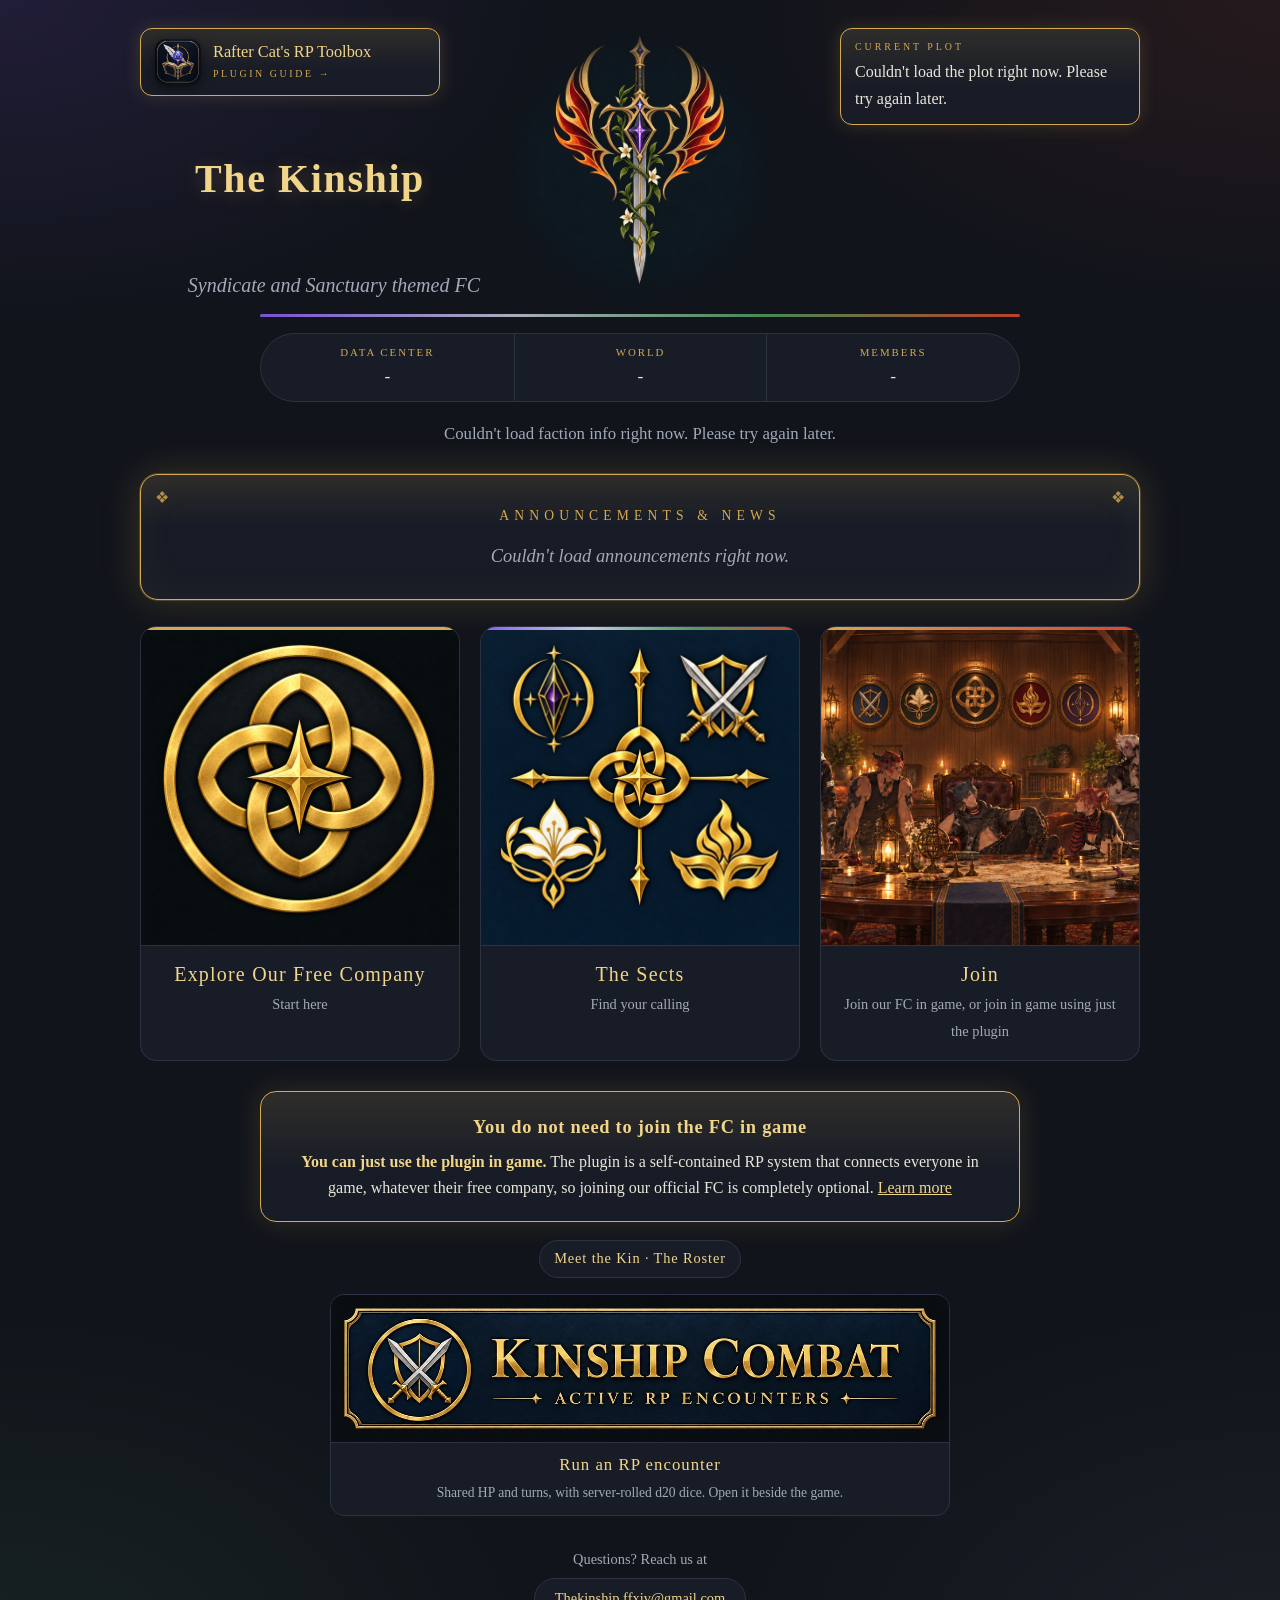
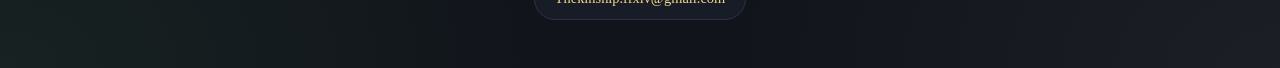
<file: index.html>
<!DOCTYPE html>
<html lang="en">
<head>
<meta charset="utf-8">
<meta name="viewport" content="width=device-width, initial-scale=1">
<title>The Kinship</title>
<meta name="description" content="The Kinship: a heavy role-play faction on Crystal / Mateus.">
<style>
  :root {
    --bg: #11141b;
    --panel: #181c26;
    --edge: #2c3242;
    --text: #e9e6dc;
    --muted: #a3a9b8;
    --gold: #d4a94f;
    --gold-soft: #f0d58a;
    --purple: #8b5cf6;
    --silver: #c4cad6;
    --green: #4f9d5d;
    --red: #d9472b;
    --sects: linear-gradient(90deg, var(--purple), var(--silver), var(--green), var(--red));
  }
  * { box-sizing: border-box; }
  html { scroll-behavior: smooth; }
  body {
    margin: 0;
    background:
      radial-gradient(900px 520px at 0% 0%, rgba(139,92,246,.13), transparent 62%),
      radial-gradient(900px 520px at 100% 0%, rgba(217,71,43,.10), transparent 62%),
      radial-gradient(900px 600px at 0% 100%, rgba(79,157,93,.10), transparent 62%),
      radial-gradient(900px 600px at 100% 100%, rgba(196,202,214,.06), transparent 62%),
      var(--bg);
    background-repeat: no-repeat;
    color: var(--text);
    font-family: Georgia, "Times New Roman", serif;
    line-height: 1.65;
  }
  .wrap { max-width: 1040px; margin: 0 auto; padding: 28px 20px 48px; }

  /* ---------- Header: name | logo | tagline ---------- */
  .masthead {
    display: grid;
    grid-template-columns: 1fr auto 1fr;
    align-items: center;
    gap: 20px;
  }
  .masthead h1 {
    margin: 0; font-size: clamp(1.6rem, 3.4vw, 2.5rem);
    letter-spacing: .04em; color: var(--gold-soft); text-align: left;
    text-shadow: 0 2px 18px rgba(212,169,79,.25);
  }
  .tagline {
    margin: 0; text-align: right; font-style: italic;
    color: var(--muted); font-size: clamp(1rem, 1.8vw, 1.25rem);
  }
  .nameblock { text-align: center; }
  .nameblock .theme { text-align: center; padding-bottom: 0; margin-top: 4px; }
  @media (min-width: 761px) { .nameblock { align-self: stretch; display: flex; flex-direction: column; padding: 64px 0 6px; } .nameblock h1 { margin: auto 0; } }
  .logo {
    width: clamp(170px, 28vw, 280px); aspect-ratio: 1;
    -webkit-mask-image: radial-gradient(closest-side, #000 72%, transparent 100%);
            mask-image: radial-gradient(closest-side, #000 72%, transparent 100%);
  }
  .logo img { width: 100%; height: 100%; object-fit: contain; display: block; mix-blend-mode: lighten; }

  .sect-rule { height: 3px; border-radius: 3px; background: var(--sects); opacity: .85; margin: 6px auto 0; max-width: 760px; }

  /* ---------- Stats bar ---------- */
  .stats {
    display: grid; grid-template-columns: repeat(3, 1fr);
    margin: 16px auto 18px; max-width: 760px;
    border: 1px solid var(--edge); border-radius: 999px;
    background: var(--panel); overflow: hidden;
  }
  .stat { padding: 10px 14px; text-align: center; border-left: 1px solid var(--edge); }
  .stat:first-child { border-left: 0; }
  .stat small {
    display: block; font-size: .68rem; letter-spacing: .18em;
    text-transform: uppercase; color: var(--gold);
  }
  .stat b { font-weight: normal; font-size: 1.1rem; }

  /* ---------- About ---------- */
  .about {
    max-width: 760px; margin: 0 auto 26px; text-align: center;
    color: var(--muted); font-size: 1.05rem; white-space: pre-line;
  }

  /* ---------- Announcements: the big feature panel ---------- */
  .plot-panel {
    position: relative; margin: 0 auto 26px;
    padding: 30px 28px 28px;
    border-radius: 18px;
    background:
      linear-gradient(180deg, rgba(212,169,79,.10), rgba(24,28,38,.95) 40%),
      var(--panel);
    border: 1px solid var(--gold);
    box-shadow: 0 0 0 1px rgba(212,169,79,.25), 0 0 38px rgba(212,169,79,.22), inset 0 0 40px rgba(212,169,79,.05);
  }
  .plot-panel::before, .plot-panel::after {
    content: "\2756"; position: absolute; top: 10px; color: var(--gold); opacity: .8; font-size: 1rem;
  }
  .plot-panel::before { left: 14px; }
  .plot-panel::after  { right: 14px; }
  .feature-label {
    text-align: center; margin: 0 0 14px;
    font-size: .85rem; letter-spacing: .38em; text-transform: uppercase; color: var(--gold);
  }
  .feature-text {
    max-width: 720px; margin: 0 auto; text-align: center;
    color: var(--text); font-size: 1.15rem; white-space: pre-line;
  }
  .feature-text.empty { color: var(--muted); font-style: italic; }

  /* ---------- Current plot: small notice, top-right corner ---------- */
  .topbar { display: flex; justify-content: space-between; align-items: flex-start; gap: 10px; margin-bottom: 6px; }
  .tool-note {
    display: flex; align-items: center; gap: 12px; text-decoration: none; color: var(--text);
    width: min(300px, 100%); border: 1px solid var(--gold); border-radius: 12px; padding: 10px 14px;
    background: linear-gradient(180deg, rgba(212,169,79,.12), rgba(24,28,38,.95) 60%), var(--panel);
    box-shadow: 0 0 18px rgba(212,169,79,.20); transition: box-shadow .2s ease, transform .2s ease;
  }
  .tool-note:hover, .tool-note:focus-visible { box-shadow: 0 0 24px rgba(212,169,79,.35); transform: translateY(-2px); outline: none; }
  .tool-note img { width: 46px; height: 46px; flex: 0 0 46px; border-radius: 10px; object-fit: cover; box-shadow: 0 3px 12px rgba(0,0,0,.5); }
  .tool-note .tn b { display: block; font-weight: normal; font-size: 1.02rem; line-height: 1.25; color: var(--gold-soft); }
  .tool-note .tn em { display: block; margin-top: 3px; font-style: normal; font-size: .62rem; letter-spacing: .26em; text-transform: uppercase; color: var(--gold); }
  .plot-note {
    width: min(300px, 100%); text-align: left; cursor: pointer;
    border: 1px solid var(--gold); border-radius: 12px; padding: 10px 14px 12px;
    background: linear-gradient(180deg, rgba(212,169,79,.12), rgba(24,28,38,.95) 60%), var(--panel);
    box-shadow: 0 0 18px rgba(212,169,79,.20);
  }
  .plot-note:focus-visible { outline: 2px solid var(--gold-soft); outline-offset: 2px; }
  .note-label {
    margin: 0 0 4px; font-size: .62rem; letter-spacing: .3em;
    text-transform: uppercase; color: var(--gold);
  }
  .plot-note .plot { padding: 6px 0 0; margin-top: 6px; border-top: 1px solid rgba(212,169,79,.25); }
  .plot-note .plot:first-child { border-top: 0; margin-top: 0; padding-top: 0; }
  .plot-note .plot h2 { margin: 0 0 2px; font-weight: normal; font-size: 1.05rem; color: var(--gold-soft); }
  .plot-note .plot p {
    margin: 0; font-size: .85rem; color: var(--muted); white-space: pre-line;
    display: -webkit-box; -webkit-line-clamp: 3; -webkit-box-orient: vertical; overflow: hidden;
  }
  .plot-note.open .plot p { display: block; }
  .plot-note .hint { margin: 6px 0 0; font-size: .62rem; letter-spacing: .12em; color: var(--muted); text-transform: uppercase; }

  /* ---------- Three image buttons ---------- */
  .cards { display: grid; grid-template-columns: repeat(3, 1fr); gap: 20px; margin-bottom: 30px; }
  .card {
    position: relative; display: flex; flex-direction: column; text-decoration: none; color: var(--text);
    border: 1px solid var(--edge); border-radius: 16px; overflow: hidden;
    background: var(--panel);
    transition: transform .2s ease, border-color .2s ease, box-shadow .2s ease;
  }
  .card::before { content: ""; position: absolute; left: 0; right: 0; top: 0; height: 3px; z-index: 2; background: var(--gold); }
  #cardSects::before { background: var(--sects); }
  #cardJoin::before { background: linear-gradient(90deg, var(--gold), var(--red)); }
  .card .pic { aspect-ratio: 1; overflow: hidden; background: #0d1016; }
  .card img { width: 100%; height: 100%; object-fit: cover; display: block; transition: transform .35s ease; }
  .card .cap { padding: 12px 14px 16px; text-align: center; border-top: 1px solid var(--edge); }
  .card .cap b { display: block; font-size: 1.25rem; font-weight: normal; letter-spacing: .06em; color: var(--gold-soft); }
  .card .cap span { font-size: .9rem; color: var(--muted); }
  a.card:hover, a.card:focus-visible {
    transform: translateY(-4px); border-color: var(--gold);
    box-shadow: 0 10px 30px rgba(0,0,0,.45), 0 0 26px rgba(212,169,79,.28);
  }
  a.card:hover img { transform: scale(1.04); }
  .card.soon { cursor: default; filter: saturate(.75); }
  .badge {
    position: absolute; top: 12px; right: 12px; z-index: 2;
    background: rgba(10,12,17,.85); border: 1px solid var(--gold); color: var(--gold-soft);
    font-size: .68rem; letter-spacing: .16em; text-transform: uppercase;
    padding: 3px 10px; border-radius: 999px;
  }

  /* ---------- Desktop: float the plot notice into the top-right corner ---------- */
  @media (min-width: 761px) {
    .wrap { position: relative; }
    .topbar { position: absolute; top: 28px; left: 20px; right: 20px; z-index: 5; margin: 0; pointer-events: none; }
    .topbar > * { pointer-events: auto; }
    .masthead h1 { text-align: center; }
    .tagline { text-align: center; }
    .tagline { align-self: end; padding-bottom: 6px; }
  }

  /* ---------- Kinship Combat banner ---------- */
  .pill {
    display: inline-block; text-decoration: none; color: var(--gold-soft);
    font-size: .9rem; letter-spacing: .06em; padding: 6px 14px;
    border: 1px solid var(--edge); border-radius: 999px; background: var(--panel);
  }
  .combat {
    position: relative; display: block; text-decoration: none; color: var(--text);
    max-width: 620px; margin: 0 auto 26px; border: 1px solid var(--edge); border-radius: 14px; overflow: hidden;
    background: var(--panel); transition: transform .2s ease, border-color .2s ease, box-shadow .2s ease;
  }
  .combat::before { content: ""; position: absolute; left: 0; right: 0; top: 0; height: 3px; z-index: 2; background: linear-gradient(90deg, var(--gold), var(--steel)); }
  .combat img { width: 100%; height: auto; display: block; }
  .combat .cap { display: block; padding: 8px 14px 10px; text-align: center; border-top: 1px solid var(--edge); }
  .combat .cap b { display: block; font-size: 1.05rem; font-weight: normal; letter-spacing: .06em; color: var(--gold-soft); }
  .combat .cap span { font-size: .85rem; color: var(--muted); }
  a.combat:hover, a.combat:focus-visible { transform: translateY(-3px); border-color: var(--gold); box-shadow: 0 10px 30px rgba(0,0,0,.45), 0 0 26px rgba(212,169,79,.28); }
  .combat.soon { cursor: default; filter: saturate(.75); }


  /* ---------- Rafter Cat's RP Toolbox: plugin guide button ---------- */
  .toolbox {
    position: relative; display: flex; align-items: center; gap: 22px; text-decoration: none; color: var(--text);
    margin: 0 0 30px; padding: 16px 22px; border: 1px solid var(--gold); border-radius: 16px; background:
      linear-gradient(180deg, rgba(212,169,79,.10), rgba(24,28,38,.95) 60%), var(--panel);
    box-shadow: 0 0 0 1px rgba(212,169,79,.2), 0 0 28px rgba(212,169,79,.16);
    transition: transform .2s ease, box-shadow .2s ease;
  }
  .toolbox::before { content: ""; position: absolute; left: 0; right: 0; top: 0; height: 3px; background: linear-gradient(90deg, var(--gold), var(--purple)); border-radius: 16px 16px 0 0; }
  .toolbox img { width: 120px; height: 120px; flex: 0 0 120px; border-radius: 22px; object-fit: cover; box-shadow: 0 6px 22px rgba(0,0,0,.5), 0 0 22px rgba(139,92,246,.3); }
  .toolbox .t b { display: block; font-size: 1.35rem; font-weight: normal; letter-spacing: .05em; color: var(--gold-soft); }
  .toolbox .t span { display: block; color: var(--muted); font-size: .95rem; }
  .toolbox .t em { display: inline-block; margin-top: 6px; font-style: normal; font-size: .72rem; letter-spacing: .2em; text-transform: uppercase; color: var(--gold); }
  a.toolbox:hover, a.toolbox:focus-visible { transform: translateY(-3px); box-shadow: 0 10px 30px rgba(0,0,0,.45), 0 0 30px rgba(212,169,79,.3); }
  @media (max-width: 760px) { .toolbox { flex-direction: column; text-align: center; } }

  /* ---------- Footer ---------- */
  footer { text-align: center; padding-top: 6px; color: var(--muted); font-size: .9rem; }
  .mail {
    display: inline-block; margin-top: 6px; padding: 8px 20px;
    border: 1px solid var(--edge); border-radius: 999px; color: var(--gold-soft);
    text-decoration: none; background: var(--panel);
  }
  .mail:hover { border-color: var(--gold); box-shadow: 0 0 18px rgba(212,169,79,.25); }

  [hidden] { display: none !important; }

  /* ---------- Phones ---------- */
  @media (max-width: 760px) {
    .masthead { grid-template-columns: 1fr; justify-items: center; gap: 8px; }
    .masthead h1, .tagline { text-align: center; }
    .masthead .logo { order: -1; }
    .stats { border-radius: 16px; }
    .stat small { font-size: .6rem; letter-spacing: .12em; }
    .stat b { font-size: .95rem; }
    .cards { grid-template-columns: 1fr; max-width: 360px; margin-left: auto; margin-right: auto; }
    .plot-panel { padding: 26px 18px 22px; }
    .plot-note { width: 100%; }
    .topbar { flex-direction: column; align-items: stretch; }
    .tool-note { width: 100%; }
  }
  @media (prefers-reduced-motion: reduce) {
    * { transition: none !important; scroll-behavior: auto !important; }
  }
</style>
</head>
<body>
<div class="wrap">

  <!-- Current plot: small notice in the top-right corner (tap to expand) -->
  <div class="topbar">
    <a class="tool-note" href="guide.html" aria-label="Rafter Cat's RP Toolbox, plugin guide">
      <img src="images/toolbox-icon.jpg" alt="">
      <span class="tn"><b>Rafter Cat's RP Toolbox</b><em>Plugin guide &rarr;</em></span>
    </a>
    <aside class="plot-note" id="plotNote" tabindex="0" role="button" aria-expanded="false" aria-label="Current plot, tap to expand">
      <p class="note-label">Current Plot</p>
      <div id="plots">Loading…</div>
    </aside>
  </div>

  <!-- Name | Logo | Tagline -->
  <header class="masthead">
    <div class="nameblock">
      <h1 id="name">The Kinship</h1>
      <p class="tagline theme">Syndicate and Sanctuary themed FC</p>
    </div>
    <div class="logo"><img id="logo" src="images/kinship-crest.jpg" alt="The Kinship crest" onerror="this.onerror=null;this.src=DEFAULT_LOGO"></div>
    <p class="tagline" id="tagline"></p>
  </header>

  <div class="sect-rule" aria-hidden="true"></div>

  <!-- Data center | World | Members -->
  <div class="stats">
    <div class="stat"><small>Data Center</small><b id="dc">-</b></div>
    <div class="stat"><small>World</small><b id="world">-</b></div>
    <div class="stat"><small>Members</small><b id="members">-</b></div>
  </div>

  <!-- About -->
  <p class="about" id="description">Loading…</p>

  <!-- Announcements & news: the big feature panel -->
  <section class="plot-panel" aria-label="Announcements and news">
    <p class="feature-label">Announcements &amp; News</p>
    <div class="feature-text" id="news">Loading…</div>
  </section>

  <!-- The Kin | The Sects | Join -->
  <nav class="cards" aria-label="Explore">
    <a class="card soon" id="cardKin" href="#" aria-disabled="true">
      <span class="badge">Coming soon</span>
      <span class="pic"><img src="images/kin-emblem.jpg" alt=""></span>
      <span class="cap"><b>Explore Our Free Company</b><span>Start here</span></span>
    </a>
    <a class="card soon" id="cardSects" href="#" aria-disabled="true">
      <span class="badge">Coming soon</span>
      <span class="pic"><img src="images/sects-emblem.jpg" alt=""></span>
      <span class="cap"><b>The Sects</b><span>Find your calling</span></span>
    </a>
    <a class="card soon" id="cardJoin" href="#" aria-disabled="true">
      <span class="badge">Coming soon</span>
      <span class="pic"><img src="images/join-button.jpg" alt=""></span>
      <span class="cap"><b>Join</b><span>Join our FC in game, or join in game using just the plugin</span></span>
    </a>
  </nav>

  <div style="max-width:760px;margin:22px auto 0;border:1px solid var(--gold);border-radius:16px;padding:20px 22px;text-align:center;background:linear-gradient(180deg,rgba(212,169,79,.12),rgba(24,28,38,.95) 60%),var(--panel);box-shadow:0 0 28px rgba(212,169,79,.18)">
    <p style="margin:0 0 6px;color:var(--gold-soft);font-size:1.15rem;letter-spacing:.04em"><b>You do not need to join the FC in game</b></p>
    <p style="margin:0;color:var(--text)"><b style="color:var(--gold-soft)">You can just use the plugin in game.</b> The plugin is a self-contained RP system that connects everyone in game, whatever their free company, so joining our official FC is completely optional. <a href="explore.html#plugin-only" style="color:var(--gold-soft)">Learn more</a></p>
  </div>

  <p style="text-align:center;margin:18px 0 16px"><a class="pill" href="roster.html">Meet the Kin &middot; The Roster</a></p>

  <!-- Kinship Combat: wide banner button -->
  <a class="combat soon" id="cardCombat" href="#" aria-disabled="true">
    <span class="badge">Coming soon</span>
    <img src="images/kinship-combat-banner.jpg" alt="Kinship Combat: Active RP Encounters">
    <span class="cap"><b>Run an RP encounter</b><span>Shared HP and turns, with server-rolled d20 dice. Open it beside the game.</span></span>
  </a>

  <footer>
    Questions? Reach us at<br>
    <a class="mail" id="mail" href="mailto:Thekinship.ffxiv@gmail.com">Thekinship.ffxiv@gmail.com</a>
  </footer>
</div>

<script>
// ---- Your published Google Sheet links ----
const FACTION_URL = "https://docs.google.com/spreadsheets/d/e/2PACX-1vTAGpMH_xMZvl3V_Pxo-e57S1D9Q2RhjpGxtN2romaYZer0CjAI3qlYzgZa4SUpNZsIbX0Dt3ag6-Jg/pub?gid=0&single=true&output=csv";
const PLOTS_URL   = "https://docs.google.com/spreadsheets/d/e/2PACX-1vTAGpMH_xMZvl3V_Pxo-e57S1D9Q2RhjpGxtN2romaYZer0CjAI3qlYzgZa4SUpNZsIbX0Dt3ag6-Jg/pub?gid=1197750534&single=true&output=csv";

const DEFAULT_LOGO = "images/kinship-crest.jpg";

// ---- Pages for the two cards (fill these in as we build the pages) ----
// Leave "" and the card shows "Coming soon". Example: kin: "kin.html"
const PAGES = { kin: "explore.html", sects: "sects.html" };

// ---- Address of the Kinship Combat site (fill in once it is hosted). Empty = "Coming soon". ----
const COMBAT_URL = "https://kinship-combat.thekinship-ffxiv.workers.dev/";   // Kinship Combat on your own Cloudflare

// Small CSV parser that handles quoted fields
function parseCSV(text) {
  const rows = []; let row = [], cell = "", q = false;
  for (let i = 0; i < text.length; i++) {
    const c = text[i];
    if (q) {
      if (c === '"' && text[i + 1] === '"') { cell += '"'; i++; }
      else if (c === '"') q = false;
      else cell += c;
    } else if (c === '"') q = true;
    else if (c === ",") { row.push(cell); cell = ""; }
    else if (c === "\n" || c === "\r") {
      if (c === "\r" && text[i + 1] === "\n") i++;
      row.push(cell); rows.push(row); row = []; cell = "";
    } else cell += c;
  }
  if (cell !== "" || row.length) { row.push(cell); rows.push(row); }
  return rows.filter(r => r.some(x => x.trim() !== ""));
}

async function load(url) {
  const res = await fetch(url);
  if (!res.ok) throw new Error("HTTP " + res.status);
  return parseCSV(await res.text());
}

const $ = id => document.getElementById(id);
const safeUrl = u => /^https?:\/\//i.test(u) ? u : "";
const safeImg = u => /^https?:\/\//i.test(u) || /^images\//i.test(u) ? u : "";

function enableCard(id, href, external) {
  const el = $(id);
  if (!href) return;
  el.href = href;
  el.classList.remove("soon");
  el.removeAttribute("aria-disabled");
  el.querySelector(".badge").remove();
  if (external) { el.target = "_blank"; el.rel = "noopener"; }
}

async function main() {
  enableCard("cardKin", PAGES.kin);
  enableCard("cardSects", PAGES.sects);
  enableCard("cardJoin", "apply.html");
  enableCard("cardCombat", COMBAT_URL, true);

  try {
    const rows = await load(FACTION_URL);
    const d = {};
    rows.slice(1).forEach(r => { d[(r[0] || "").trim().toLowerCase()] = (r[1] || "").trim(); });

    if (d.faction_name) { $("name").textContent = d.faction_name; document.title = d.faction_name; }
    $("tagline").textContent = d.tagline || "";
    $("description").textContent = d.description || "";
    $("dc").textContent = d.data_center || "-";
    $("world").textContent = d.world || "-";
    $("members").textContent = d.member_count || "-";

    const logo = safeImg(d.logo_url);
    if (logo) {                              // a custom logo link; if it is broken, fall back to the built-in crest
      const probe = new Image();
      probe.onload = () => { $("logo").src = logo; };
      probe.src = logo;
    }

    const news = $("news");
    if (d.announcements) { news.textContent = d.announcements; news.classList.remove("empty"); }
    else { news.textContent = "No announcements right now. Check back soon."; news.classList.add("empty"); }

    // the Join card opens our own application form (apply.html)

    if (d.contact_email && /^[^@\s]+@[^@\s]+\.[^@\s]+$/.test(d.contact_email)) {
      $("mail").href = "mailto:" + d.contact_email; $("mail").textContent = d.contact_email;
    }
  } catch (e) {
    $("description").textContent = "Couldn't load faction info right now. Please try again later.";
    $("news").textContent = "Couldn't load announcements right now."; $("news").classList.add("empty");
  }

  try {
    const rows = await load(PLOTS_URL);
    const head = rows[0].map(h => h.trim().toLowerCase());
    const idx = n => head.indexOf(n);
    const plots = rows.slice(1)
      .map(r => ({ title: r[idx("title")] || "", summary: r[idx("summary")] || "", status: (r[idx("status")] || "").trim().toLowerCase(), order: parseFloat(r[idx("order")]) || 999 }))
      .filter(p => p.status === "active" && p.title)
      .sort((a, b) => a.order - b.order);
    const box = $("plots"); box.textContent = "";
    if (!plots.length) { box.textContent = "No active plot right now."; return; }
    plots.forEach(p => {
      const el = document.createElement("div"); el.className = "plot";
      const h = document.createElement("h2"); h.textContent = p.title;
      const s = document.createElement("p"); s.textContent = p.summary;
      el.append(h, s); box.appendChild(el);
    });
    const hint = document.createElement("p"); hint.className = "hint"; hint.textContent = "Tap to read more"; box.appendChild(hint);
  } catch (e) {
    $("plots").textContent = "Couldn't load the plot right now. Please try again later.";
  }
}
main();

// Tap / Enter on the corner notice expands or collapses the full plot text
(function () {
  const note = $("plotNote");
  const toggle = () => {
    const open = note.classList.toggle("open");
    note.setAttribute("aria-expanded", open);
    const hint = note.querySelector(".hint"); if (hint) hint.textContent = open ? "Tap to collapse" : "Tap to read more";
  };
  note.addEventListener("click", toggle);
  note.addEventListener("keydown", e => { if (e.key === "Enter" || e.key === " ") { e.preventDefault(); toggle(); } });
})();
</script>
</body>
</html>
</file>
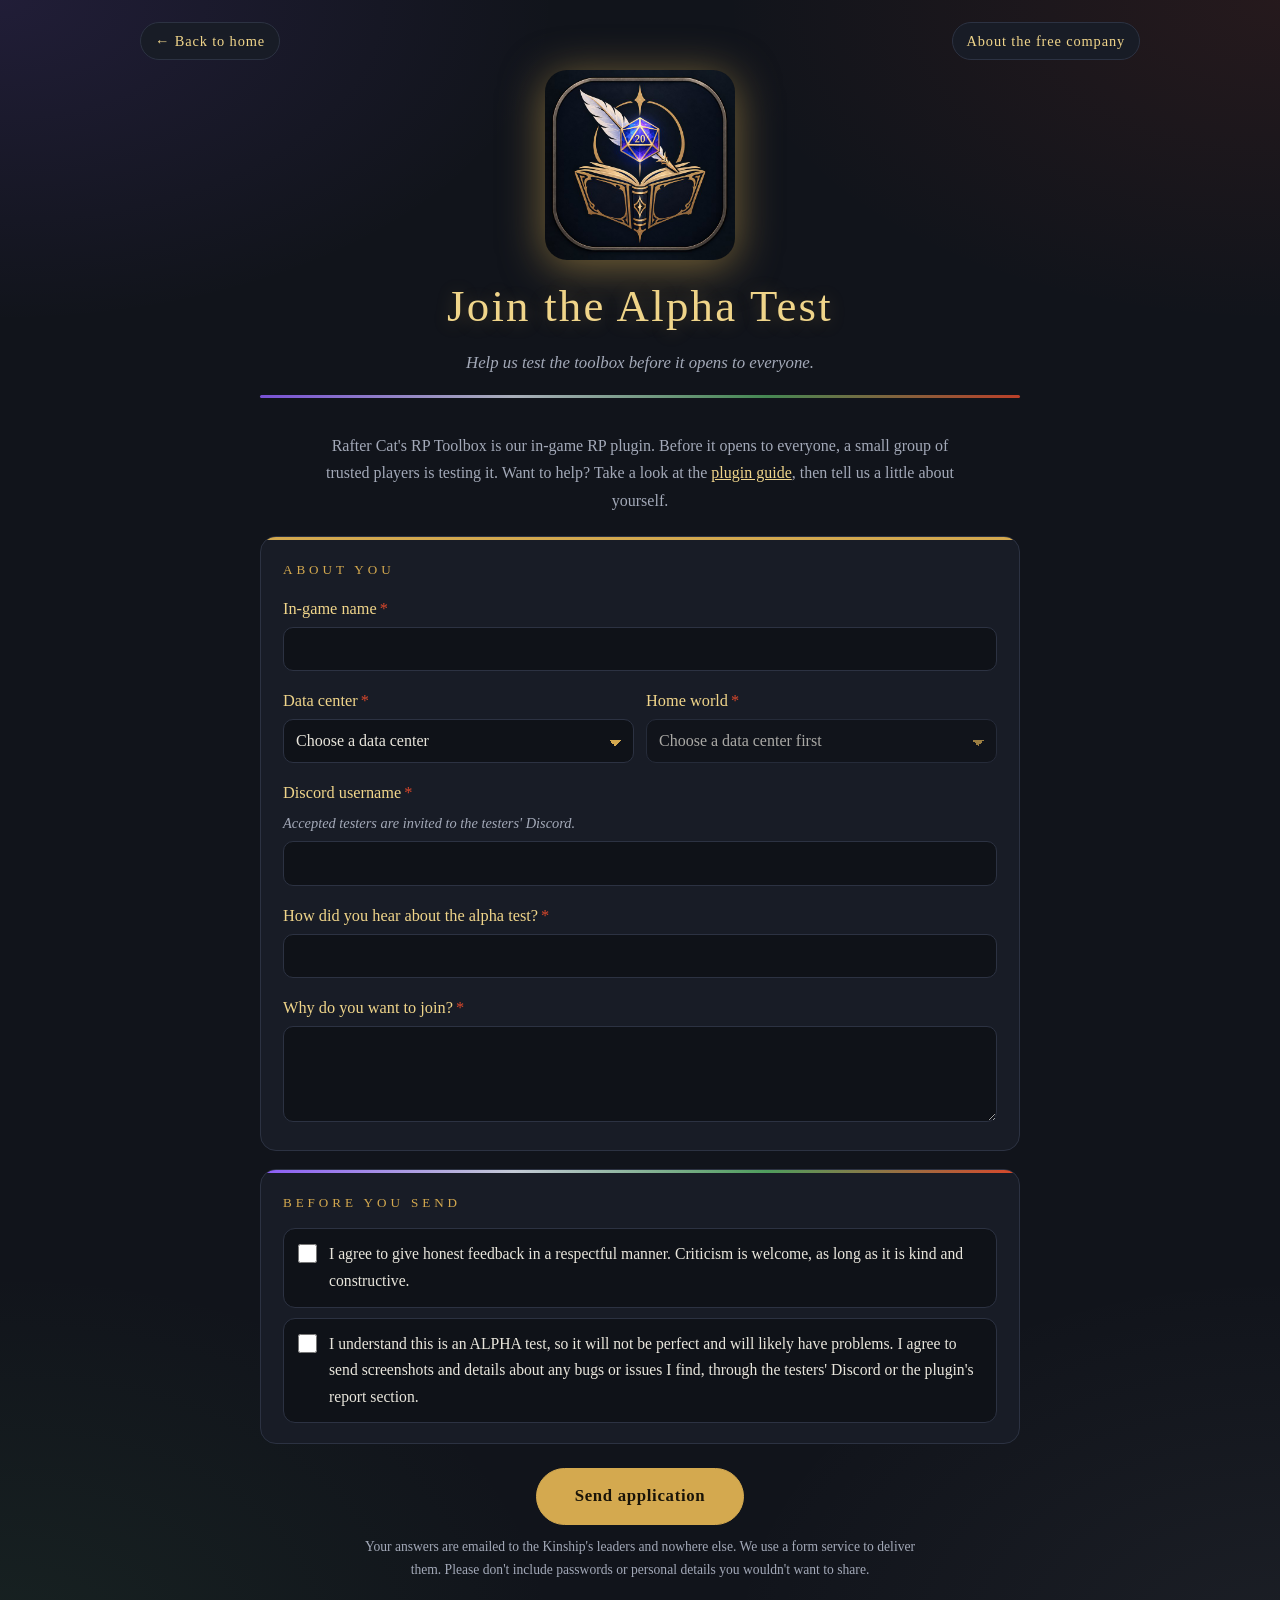
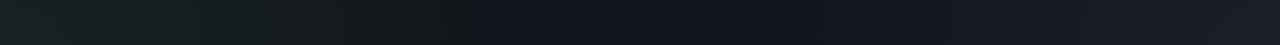
<file: alpha.html>
<!DOCTYPE html>
<html lang="en">
<head>
<meta charset="utf-8">
<meta name="viewport" content="width=device-width, initial-scale=1">
<title>Join the Alpha Test | The Kinship</title>
<meta name="description" content="Sign up to help test Rafter Cat's RP Toolbox, the Kinship's in-game RP plugin. Limited spots.">
<link rel="stylesheet" href="kinship.css">
<link rel="stylesheet" href="form.css">
</head>
<body>
<div class="wrap">

  <nav class="topnav">
    <a class="pill" href="index.html">&larr; Back to home</a>
    <a class="pill" href="explore.html">About the free company</a>
  </nav>

  <header class="hero">
    <div class="emblem"><img src="images/toolbox-icon.jpg" alt="" style="border-radius:22px"></div>
    <h1>Join the Alpha Test</h1>
    <p class="sub">Help us test the toolbox before it opens to everyone.</p>
    <div class="rule" aria-hidden="true"></div>
  </header>

  <div class="fwrap">
    <div style="text-align:center;margin-bottom:22px">
      <p class="intro">Rafter Cat's RP Toolbox is our in-game RP plugin. Before it opens to everyone, a small group of trusted players is testing it. Want to help? Take a look at the <a href="guide.html" style="color:var(--gold-soft)">plugin guide</a>, then tell us a little about yourself.</p>
      <span class="spots" id="spots" hidden></span>
    </div>
    <div class="msg err" id="closedMsg" hidden style="border-color:var(--gold);background:rgba(212,169,79,.08);color:var(--text)">All the alpha spots are taken right now. Join the waitlist below and we will contact you on Discord if a spot opens up.</div>
    <div class="thanks" id="thanks" hidden>
      <h2>Thank you!</h2>
      <p id="thanksText"></p>
      <p><a class="pill" href="index.html">Back to home</a></p>
    </div>
    <form class="fform" id="appForm" novalidate>
      <div class="trap" aria-hidden="true"><label>Leave this box empty <input type="checkbox" name="botcheck" tabindex="-1" autocomplete="off"></label></div>
      <section class="fpanel">
        <h2>About you</h2>
        <div class="field"><label for="ign">In-game name<span class="req">*</span></label><input type="text" id="ign" name="In-game name" required maxlength="60" autocomplete="off"></div>
        <div class="row2">
          <div class="field"><label for="dc">Data center<span class="req">*</span></label><select id="dc" name="Data center" required></select></div>
          <div class="field"><label for="world">Home world<span class="req">*</span></label><select id="world" name="Home world" required></select></div>
        </div>
        <div class="field"><label for="discord">Discord username<span class="req">*</span></label><span class="hint">Accepted testers are invited to the testers' Discord.</span><input type="text" id="discord" name="Discord username" required maxlength="60" autocomplete="off"></div>
        <div class="field"><label for="heard">How did you hear about the alpha test?<span class="req">*</span></label><input type="text" id="heard" name="How they heard" required maxlength="200"></div>
        <div class="field"><label for="why">Why do you want to join?<span class="req">*</span></label><textarea id="why" name="Why they want to join" required maxlength="2500"></textarea></div>
      </section>
      <section class="fpanel sects">
        <h2>Before you send</h2>
        <label class="agree"><input type="checkbox" name="Honest and respectful feedback" value="Yes" required><span>I agree to give honest feedback in a respectful manner. Criticism is welcome, as long as it is kind and constructive.</span></label>
        <label class="agree"><input type="checkbox" name="Understands it is an alpha" value="Yes" required><span>I understand this is an ALPHA test, so it will not be perfect and will likely have problems. I agree to send screenshots and details about any bugs or issues I find, through the testers' Discord or the plugin's report section.</span></label>
      </section>

      <div class="msg err" id="formErr" role="alert" hidden></div>
      <div class="submit">
        <button class="send" type="submit">Send application</button>
        <p class="privacy">Your answers are emailed to the Kinship's leaders and nowhere else. We use a form service to deliver them. Please don't include passwords or personal details you wouldn't want to share.</p>
      </div>
    </form>
  </div>
</div>
<script src="forms.js"></script>
<script>
worldPicker("dc", "world");
let waitlist = false;
wireForm("appForm", FORM_KEYS.alpha, { toString: () => waitlist ? "Alpha test WAITLIST" : "Alpha test sign-up" }, "In-game name");   // the email subject says WAITLIST once the spots are full
$("thanksText").textContent = "Your sign-up has been sent. If there is a spot for you, we will contact you on Discord with the next steps.";
// Spots left come from the Google Sheet (Faction tab): alpha_spots_total, alpha_spots_taken and alpha_signup_open (yes / no).
factionSheet().then(d => {
  const total = parseInt(d.alpha_spots_total, 10) || 15, taken = parseInt(d.alpha_spots_taken, 10) || 0;
  const left = Math.max(0, total - taken), closed = /^(no|off|false|0|closed)$/i.test(d.alpha_signup_open || "") || left === 0;
  const s = $("spots");
  if (closed) {
    // the test is full: the same form becomes a waitlist
    waitlist = true;
    s.className = "spots full"; s.textContent = "The alpha test is full right now";
    $("closedMsg").hidden = false;
    const wl = document.createElement("input"); wl.type = "hidden"; wl.name = "Sign-up type"; wl.value = "WAITLIST"; $("appForm").append(wl);
    const btn = document.querySelector("#appForm .send"); btn.textContent = "Join the waitlist"; btn.dataset.label = "Join the waitlist";
    $("thanksText").textContent = "You are on the waitlist. If a spot opens up, we will contact you on Discord.";
  } else { s.innerHTML = "<b>" + left + "</b> of " + total + " spots open"; }
  s.hidden = false;
}).catch(() => { /* if the sheet cannot be read, the form still works */ });
</script>
</body>
</html>
</file>
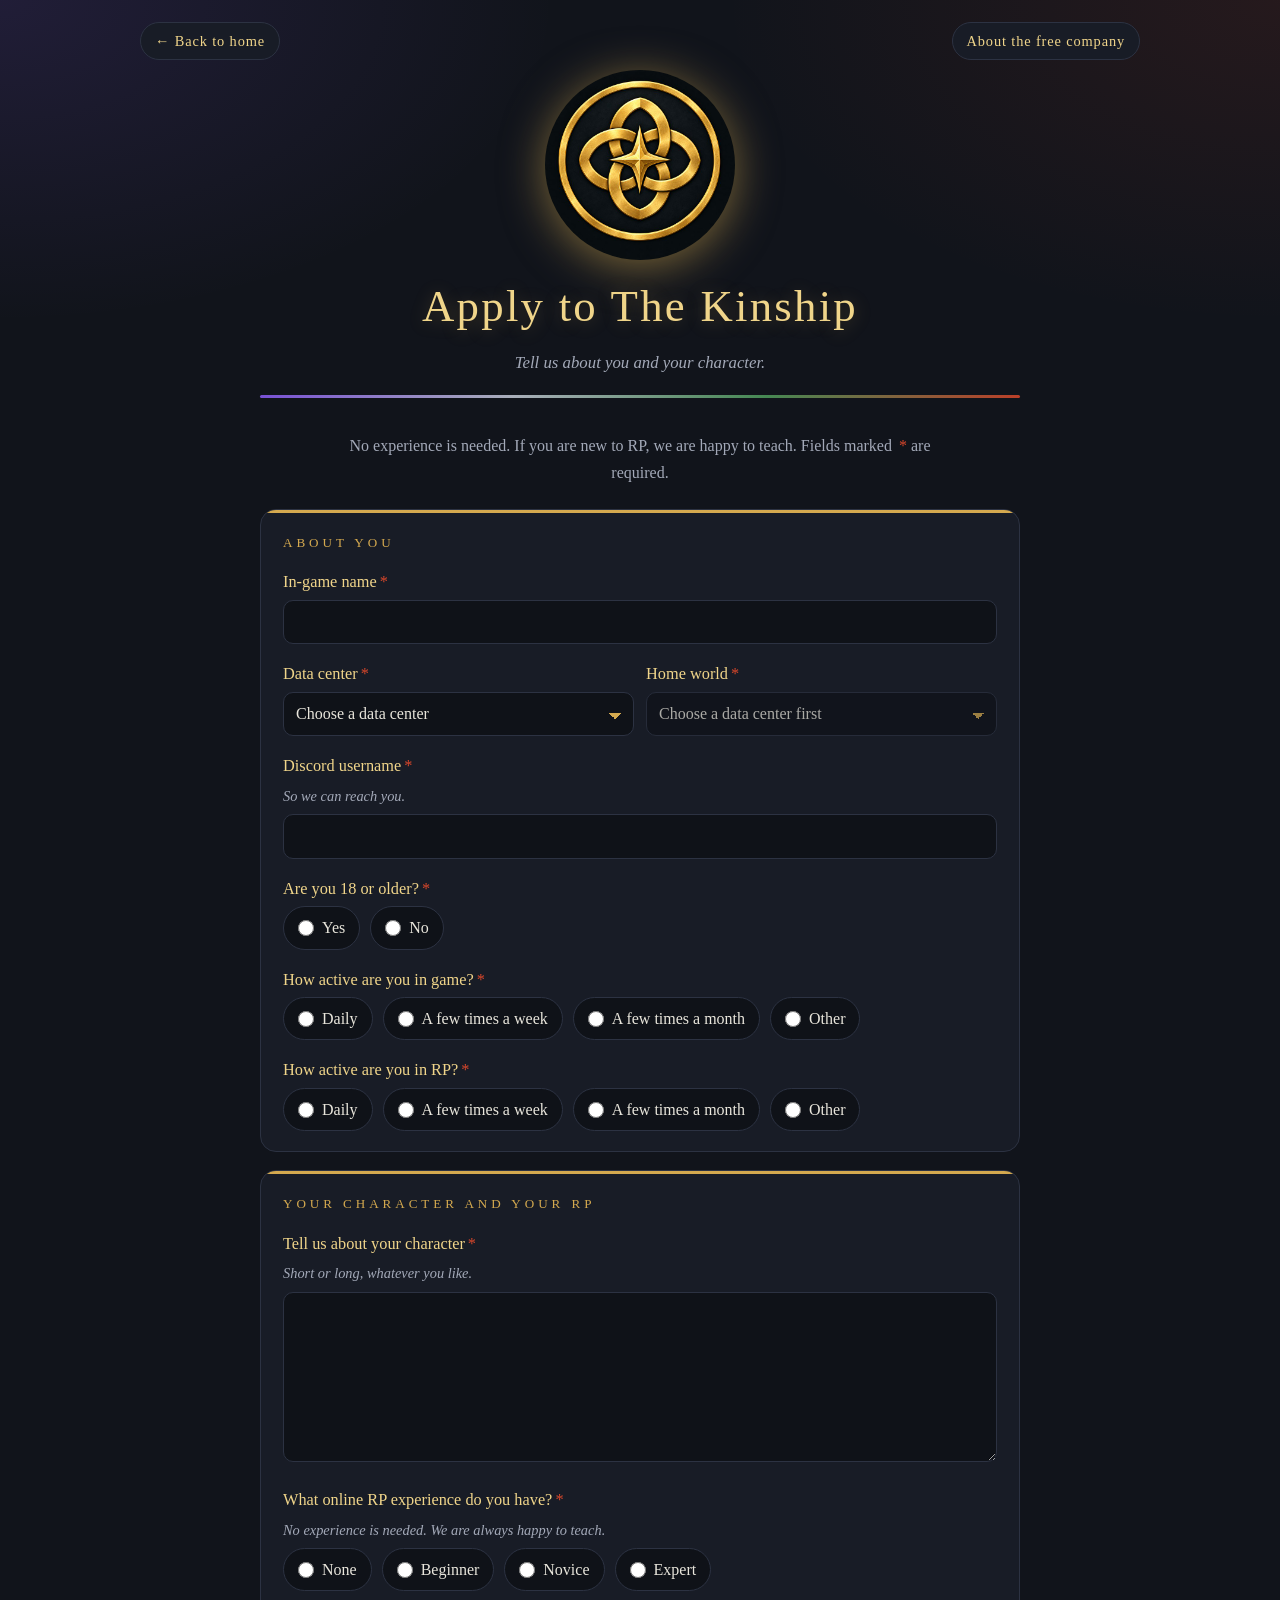
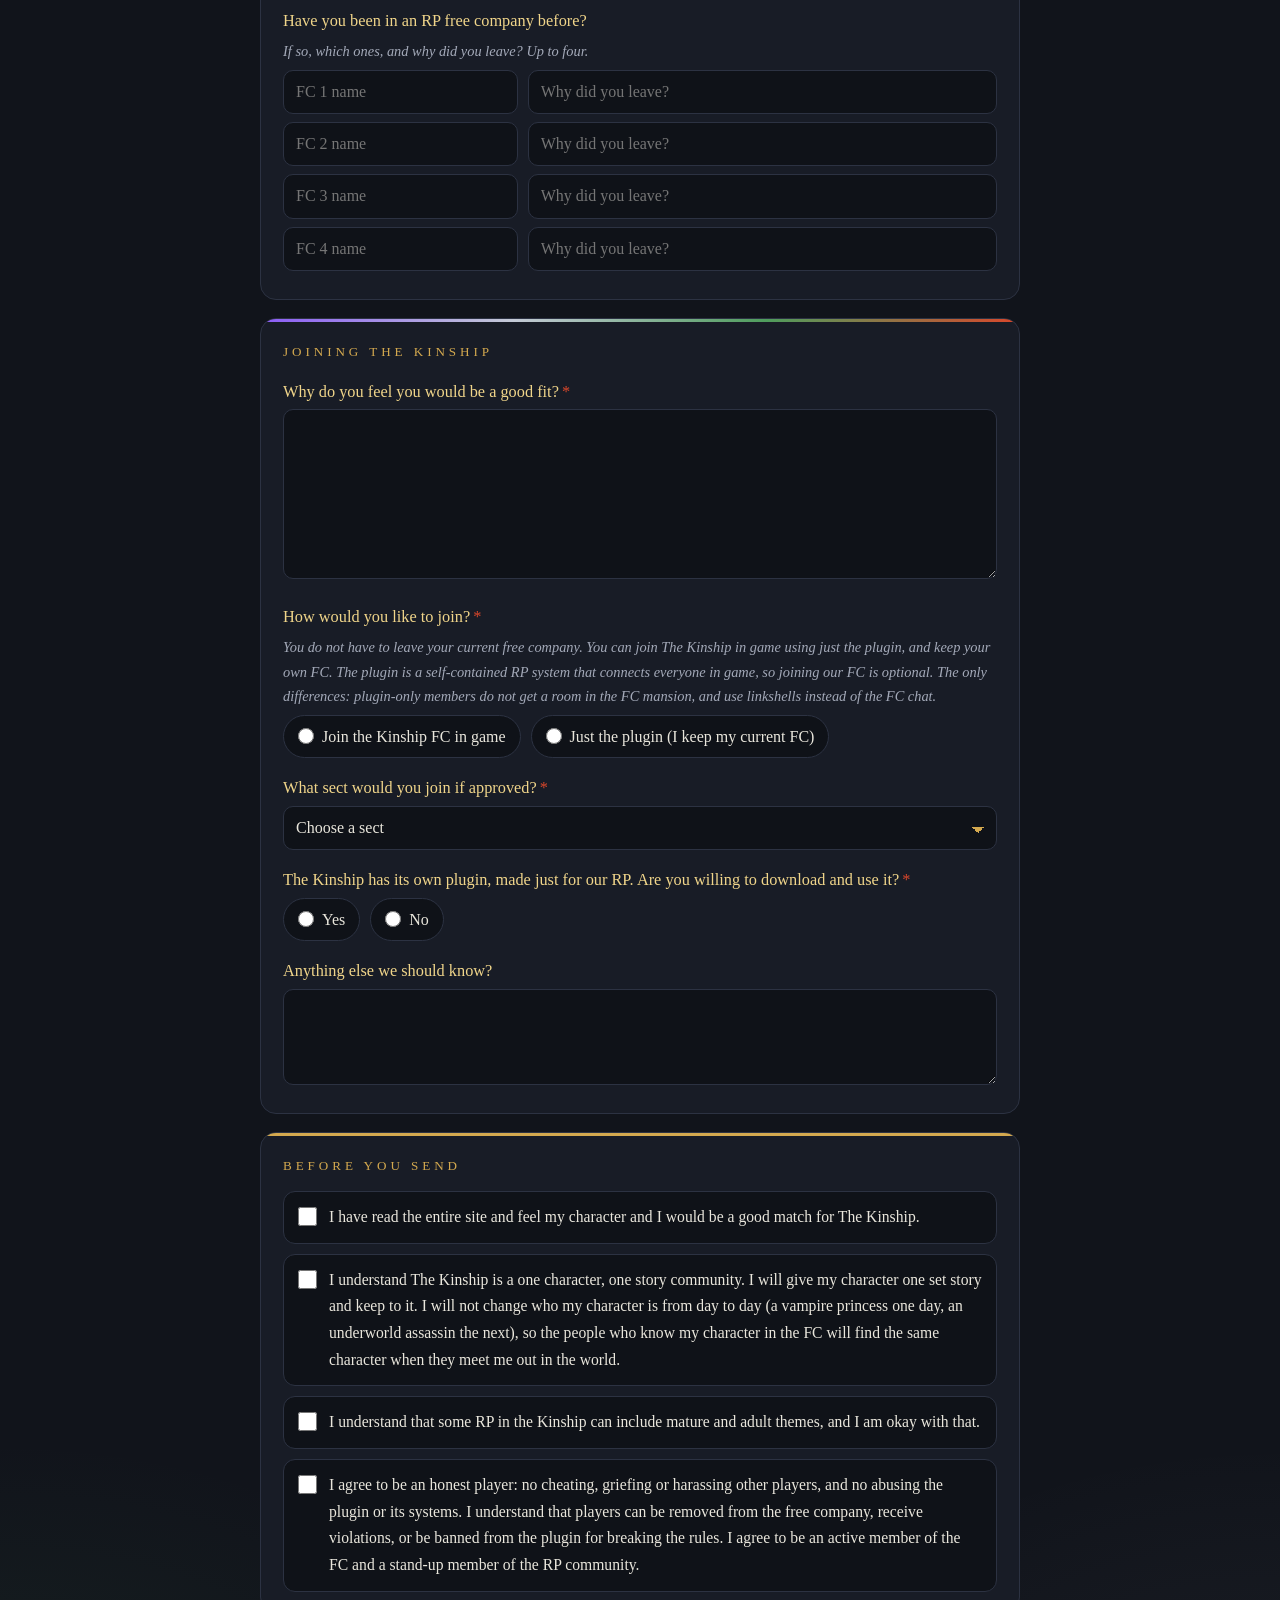
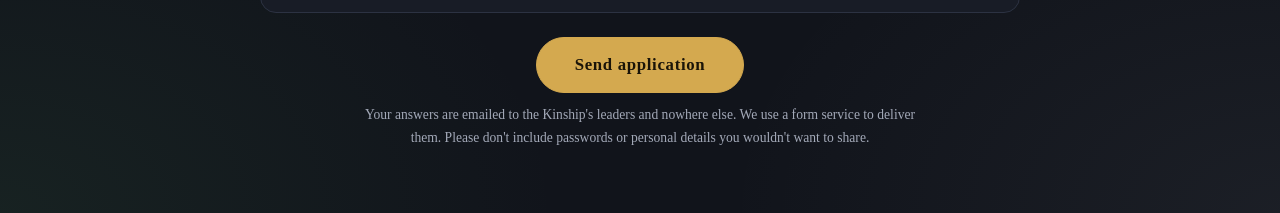
<file: apply.html>
<!DOCTYPE html>
<html lang="en">
<head>
<meta charset="utf-8">
<meta name="viewport" content="width=device-width, initial-scale=1">
<title>Apply to The Kinship | The Kinship</title>
<meta name="description" content="Apply to join The Kinship, a heavy role-play free company on Crystal / Mateus.">
<link rel="stylesheet" href="kinship.css">
<link rel="stylesheet" href="form.css">
</head>
<body>
<div class="wrap">

  <nav class="topnav">
    <a class="pill" href="index.html">&larr; Back to home</a>
    <a class="pill" href="explore.html">About the free company</a>
  </nav>

  <header class="hero">
    <div class="emblem"><img src="images/kin-emblem.jpg" alt=""></div>
    <h1>Apply to The Kinship</h1>
    <p class="sub">Tell us about you and your character.</p>
    <div class="rule" aria-hidden="true"></div>
  </header>

  <div class="fwrap">
    <p class="intro" style="margin-bottom:22px">No experience is needed. If you are new to RP, we are happy to teach. Fields marked <span class="req">*</span> are required.</p>
    <div class="thanks" id="thanks" hidden>
      <h2>Thank you!</h2>
      <p id="thanksText"></p>
      <p><a class="pill" href="index.html">Back to home</a></p>
    </div>
    <form class="fform" id="appForm" novalidate>
      <div class="trap" aria-hidden="true"><label>Leave this box empty <input type="checkbox" name="botcheck" tabindex="-1" autocomplete="off"></label></div>
      <section class="fpanel">
        <h2>About you</h2>
        <div class="field"><label for="ign">In-game name<span class="req">*</span></label><input type="text" id="ign" name="In-game name" required maxlength="60" autocomplete="off"></div>
        <div class="row2">
          <div class="field"><label for="dc">Data center<span class="req">*</span></label><select id="dc" name="Data center" required></select></div>
          <div class="field"><label for="world">Home world<span class="req">*</span></label><select id="world" name="Home world" required></select></div>
        </div>
        <div class="field"><label for="discord">Discord username<span class="req">*</span></label><span class="hint">So we can reach you.</span><input type="text" id="discord" name="Discord username" required maxlength="60" autocomplete="off"></div>
        <div class="field"><span class="lbl">Are you 18 or older?<span class="req">*</span></span><div class="opts"><label class="opt"><input type="radio" name="18 or older" value="Yes" required> Yes</label><label class="opt"><input type="radio" name="18 or older" value="No"> No</label></div>
          <div class="sub" id="ageBox" hidden><label for="age" class="hint">How old are you?</label><input type="number" id="age" name="Age" min="1" max="99" data-reqwhen="1"></div></div>
        <div class="field"><span class="lbl">How active are you in game?<span class="req">*</span></span><div class="opts"><label class="opt"><input type="radio" name="How active in game" value="Daily" required> Daily</label><label class="opt"><input type="radio" name="How active in game" value="A few times a week"> A few times a week</label><label class="opt"><input type="radio" name="How active in game" value="A few times a month"> A few times a month</label><label class="opt"><input type="radio" name="How active in game" value="Other"> Other</label></div>
        <div class="sub" id="HowactiveingameOther" hidden><input type="text" name="How active in game (other)" maxlength="120" placeholder="Tell us more" data-reqwhen="1"></div></div>
        <div class="field"><span class="lbl">How active are you in RP?<span class="req">*</span></span><div class="opts"><label class="opt"><input type="radio" name="How active in RP" value="Daily" required> Daily</label><label class="opt"><input type="radio" name="How active in RP" value="A few times a week"> A few times a week</label><label class="opt"><input type="radio" name="How active in RP" value="A few times a month"> A few times a month</label><label class="opt"><input type="radio" name="How active in RP" value="Other"> Other</label></div>
        <div class="sub" id="HowactiveinRPOther" hidden><input type="text" name="How active in RP (other)" maxlength="120" placeholder="Tell us more" data-reqwhen="1"></div></div>
      </section>
      <section class="fpanel">
        <h2>Your character and your RP</h2>
        <div class="field"><label for="char">Tell us about your character<span class="req">*</span></label><span class="hint">Short or long, whatever you like.</span><textarea id="char" name="About their character" class="big" required maxlength="4000"></textarea></div>
        <div class="field"><span class="lbl">What online RP experience do you have?<span class="req">*</span></span><span class="hint">No experience is needed. We are always happy to teach.</span><div class="opts"><label class="opt"><input type="radio" name="RP experience" value="None" required> None</label><label class="opt"><input type="radio" name="RP experience" value="Beginner"> Beginner</label><label class="opt"><input type="radio" name="RP experience" value="Novice"> Novice</label><label class="opt"><input type="radio" name="RP experience" value="Expert"> Expert</label></div></div>
        <div class="field"><span class="lbl">Have you been in an RP free company before?</span><span class="hint">If so, which ones, and why did you leave? Up to four.</span>
          <div class="fcrow"><input type="text" name="Previous FC 1 name" maxlength="80" placeholder="FC 1 name"><input type="text" name="Previous FC 1: reason for leaving" maxlength="200" placeholder="Why did you leave?"></div><div class="fcrow"><input type="text" name="Previous FC 2 name" maxlength="80" placeholder="FC 2 name"><input type="text" name="Previous FC 2: reason for leaving" maxlength="200" placeholder="Why did you leave?"></div><div class="fcrow"><input type="text" name="Previous FC 3 name" maxlength="80" placeholder="FC 3 name"><input type="text" name="Previous FC 3: reason for leaving" maxlength="200" placeholder="Why did you leave?"></div><div class="fcrow"><input type="text" name="Previous FC 4 name" maxlength="80" placeholder="FC 4 name"><input type="text" name="Previous FC 4: reason for leaving" maxlength="200" placeholder="Why did you leave?"></div></div>
      </section>
      <section class="fpanel sects">
        <h2>Joining the Kinship</h2>
        <div class="field"><label for="fit">Why do you feel you would be a good fit?<span class="req">*</span></label><textarea id="fit" name="Why a good fit" class="big" required maxlength="4000"></textarea></div>
        <div class="field"><span class="lbl">How would you like to join?<span class="req">*</span></span><span class="hint">You do not have to leave your current free company. You can join The Kinship in game using just the plugin, and keep your own FC. The plugin is a self-contained RP system that connects everyone in game, so joining our FC is optional. The only differences: plugin-only members do not get a room in the FC mansion, and use linkshells instead of the FC chat.</span><div class="opts"><label class="opt"><input type="radio" name="Membership type" value="Full: join the in-game FC" required> Join the Kinship FC in game</label><label class="opt"><input type="radio" name="Membership type" value="Plugin-only: stay in my current FC"> Just the plugin (I keep my current FC)</label></div></div>
        <div class="field"><label for="sect">What sect would you join if approved?<span class="req">*</span></label><select id="sect" name="Sect they would join" required></select></div>
        <div class="field"><span class="lbl">The Kinship has its own plugin, made just for our RP. Are you willing to download and use it?<span class="req">*</span></span><div class="opts"><label class="opt"><input type="radio" name="Willing to use the plugin" value="Yes" required> Yes</label><label class="opt"><input type="radio" name="Willing to use the plugin" value="No"> No</label></div></div>
        <div class="field"><label for="more">Anything else we should know?</label><textarea id="more" name="Anything else" maxlength="3000"></textarea></div>
      </section>
      <section class="fpanel">
        <h2>Before you send</h2>
        <label class="agree"><input type="checkbox" name="Read the site" value="Yes" required><span>I have read the entire site and feel my character and I would be a good match for The Kinship.</span></label>
        <label class="agree"><input type="checkbox" name="One character, one story" value="Yes" required><span>I understand The Kinship is a one character, one story community. I will give my character one set story and keep to it. I will not change who my character is from day to day (a vampire princess one day, an underworld assassin the next), so the people who know my character in the FC will find the same character when they meet me out in the world.</span></label>
        <label class="agree"><input type="checkbox" name="Okay with mature themes" value="Yes" required><span>I understand that some RP in the Kinship can include mature and adult themes, and I am okay with that.</span></label>
        <label class="agree"><input type="checkbox" name="Agreed to the rules" value="Yes" required><span>I agree to be an honest player: no cheating, griefing or harassing other players, and no abusing the plugin or its systems. I understand that players can be removed from the free company, receive violations, or be banned from the plugin for breaking the rules. I agree to be an active member of the FC and a stand-up member of the RP community.</span></label>
      </section>

      <div class="msg err" id="formErr" role="alert" hidden></div>
      <div class="submit">
        <button class="send" type="submit">Send application</button>
        <p class="privacy">Your answers are emailed to the Kinship's leaders and nowhere else. We use a form service to deliver them. Please don't include passwords or personal details you wouldn't want to share.</p>
      </div>
    </form>
  </div>
</div>
<script src="forms.js"></script>
<script>
worldPicker("dc", "world");
sectPicker("sect", ["Not sure yet (Kin for now)"]);
toggleOn("18 or older", "ageBox", v => v === "No");
toggleOn("How active in game", "HowactiveingameOther", v => v === "Other");
toggleOn("How active in RP", "HowactiveinRPOther", v => v === "Other");
wireForm("appForm", FORM_KEYS.fc, "Kinship application", "In-game name");
$("thanksText").textContent = "Your application has been sent to the Kinship leaders. We read every one, and we will be in touch on Discord.";
</script>
</body>
</html>
</file>
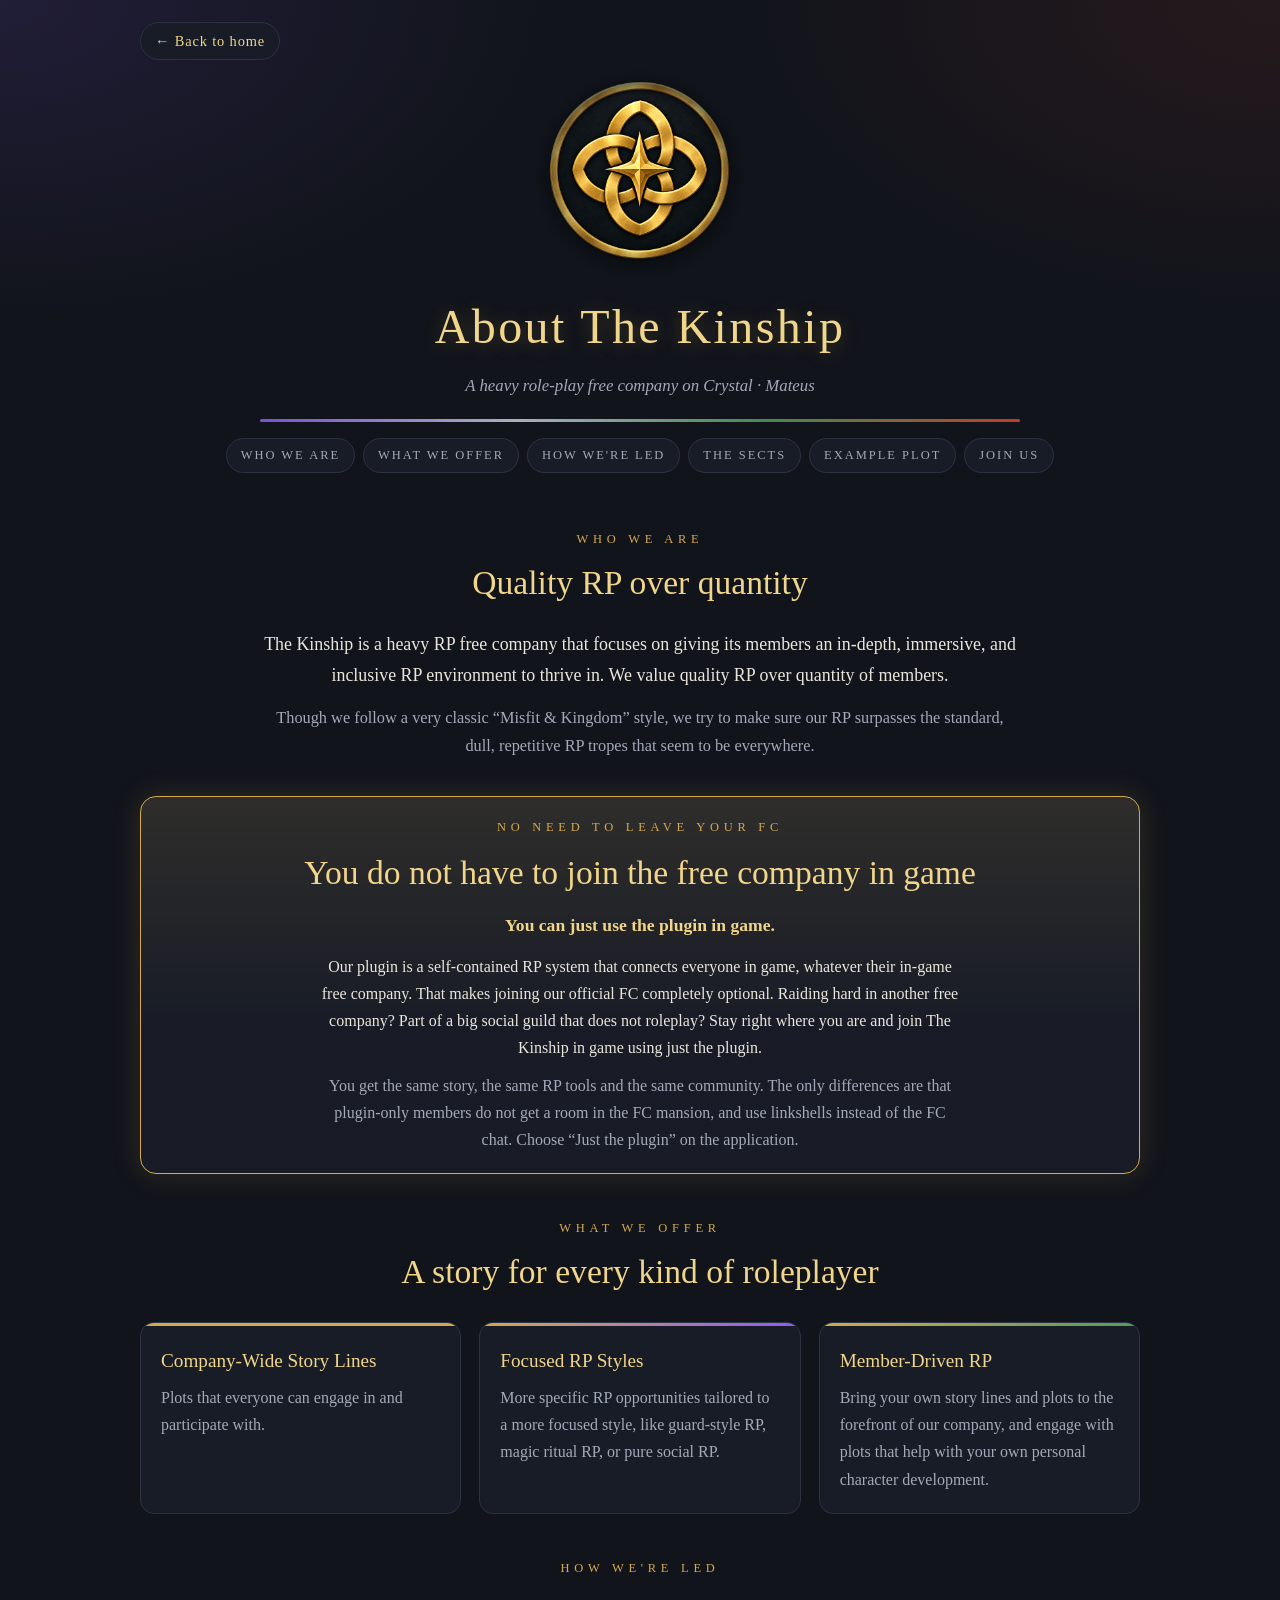
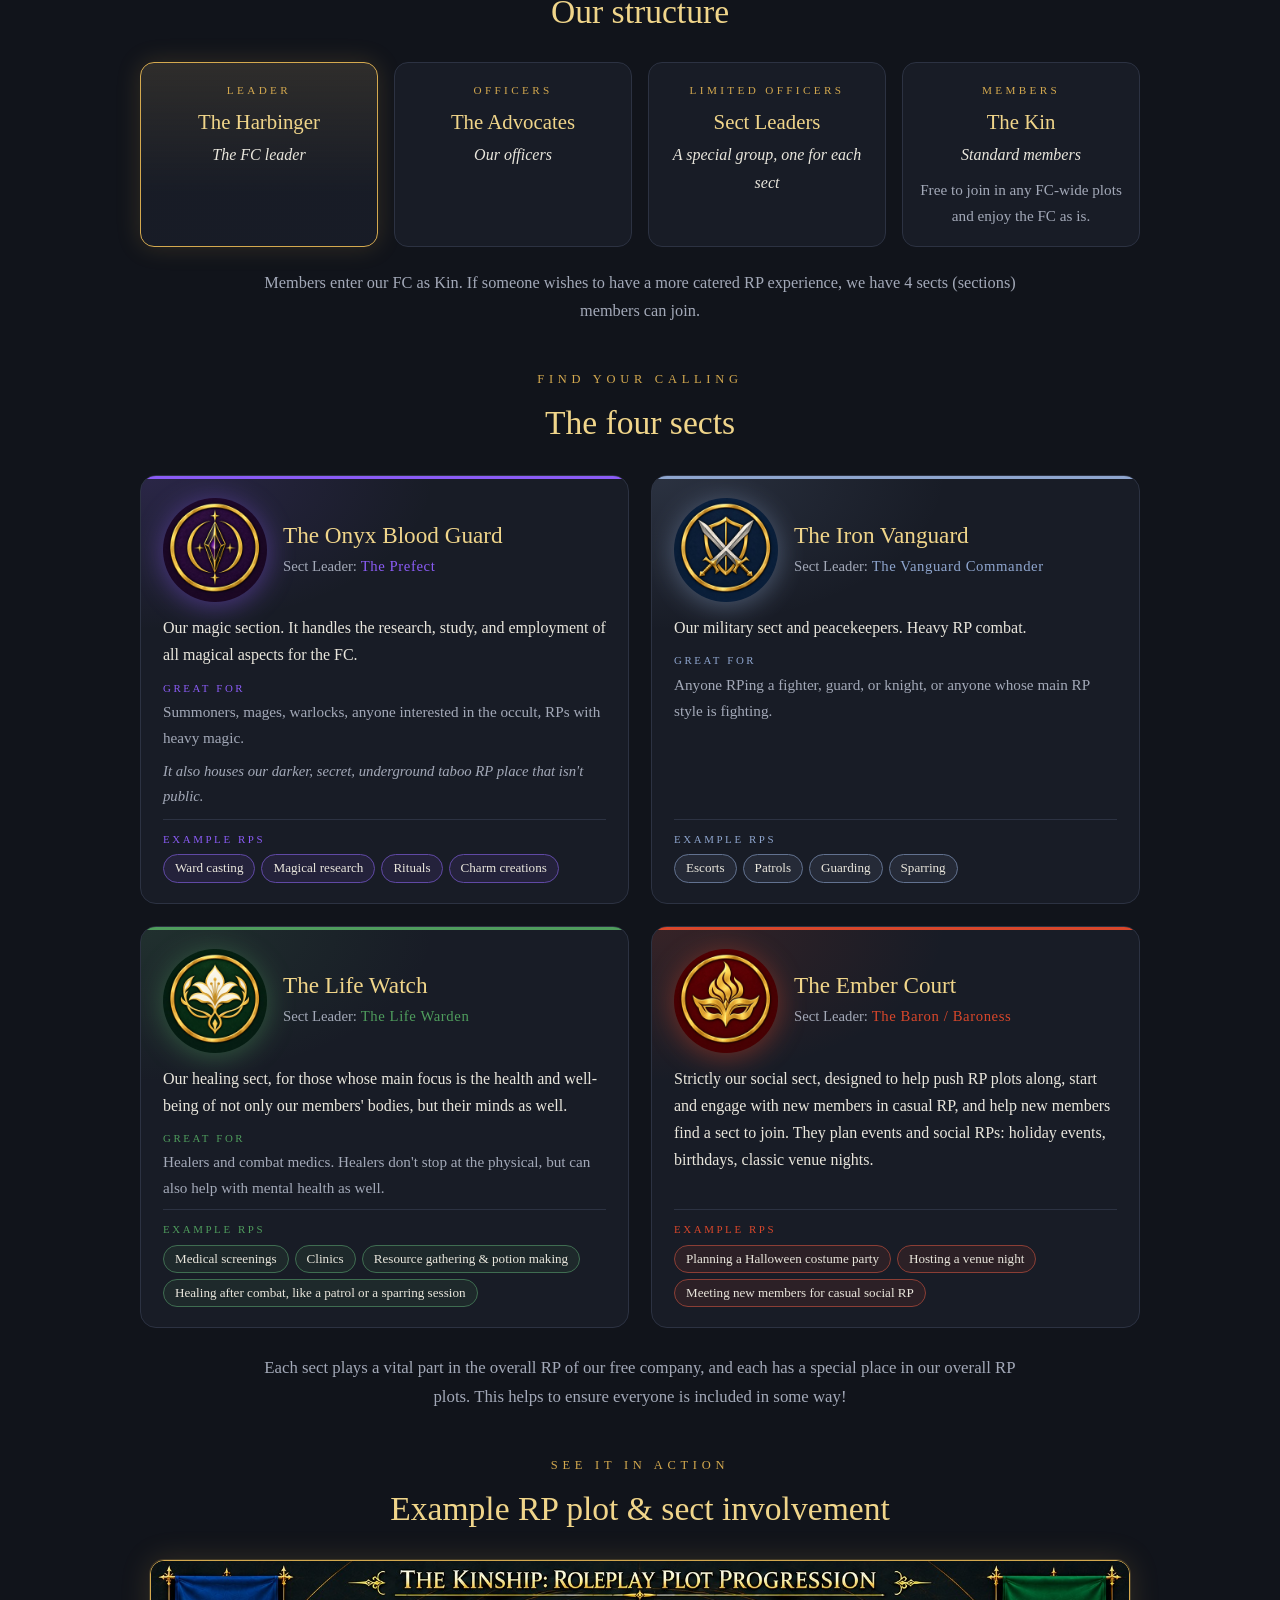
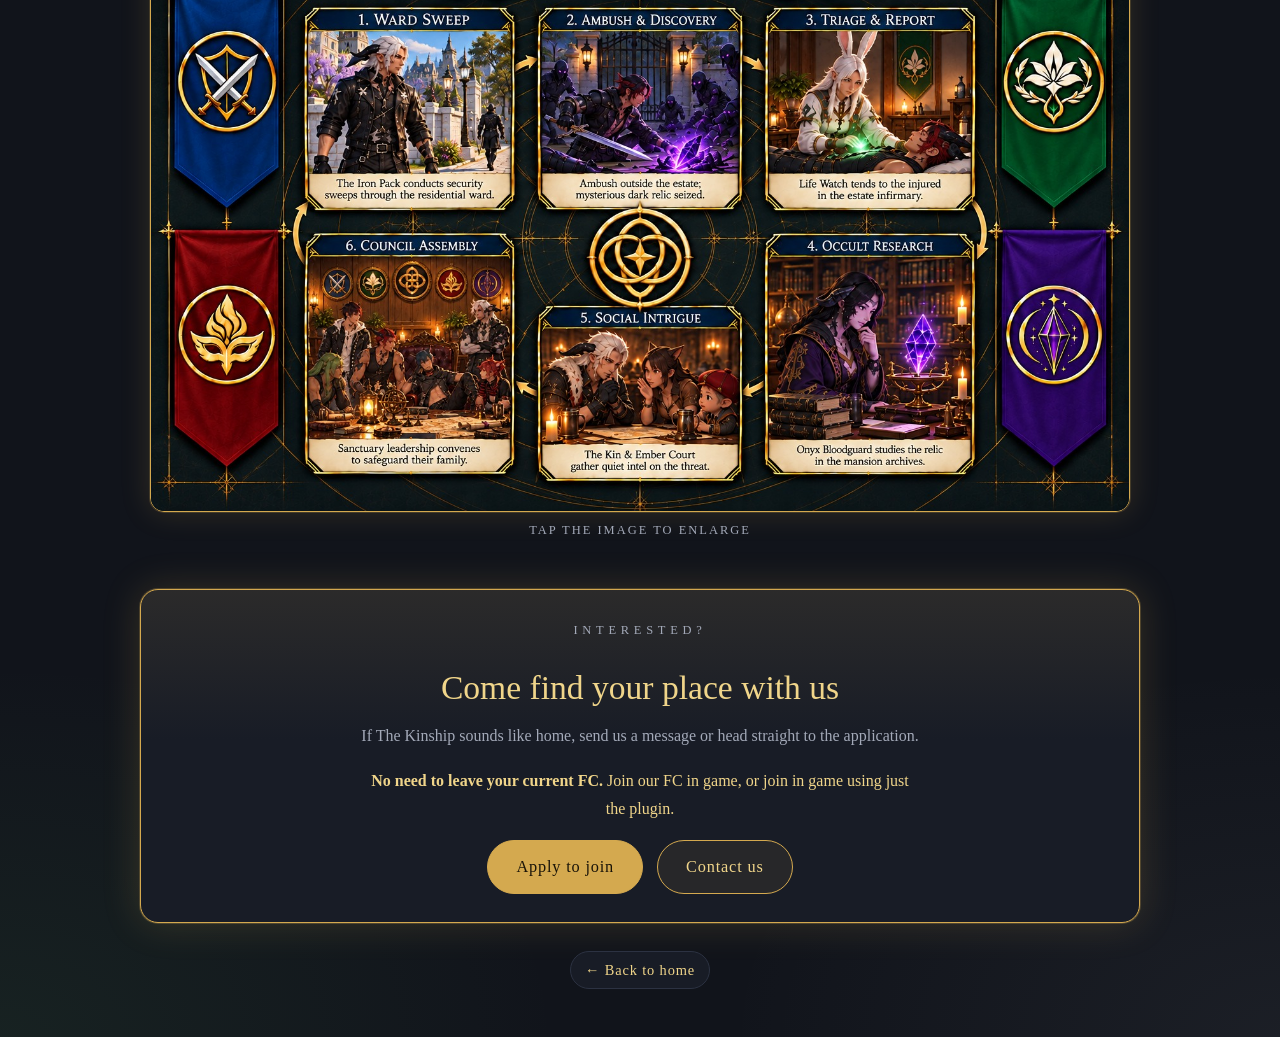
<file: explore-old.html>
<!DOCTYPE html>
<html lang="en">
<head>
<meta charset="utf-8">
<meta name="robots" content="noindex">
<meta name="viewport" content="width=device-width, initial-scale=1">
<title>About The Kinship (old version)</title>
<meta name="description" content="The Kinship is a heavy role-play free company on Crystal / Mateus. Learn how we're organized, what our four sects do, and how to join.">
<style>
  :root {
    --bg: #11141b;
    --panel: #181c26;
    --edge: #2c3242;
    --text: #e9e6dc;
    --muted: #a3a9b8;
    --gold: #d4a94f;
    --gold-soft: #f0d58a;
    --purple: #8b5cf6;
    --silver: #c4cad6;
    --steel: #8fa6cf;
    --green: #4f9d5d;
    --red: #d9472b;
    --sects: linear-gradient(90deg, var(--purple), var(--silver), var(--green), var(--red));
  }
  * { box-sizing: border-box; }
  html { scroll-behavior: smooth; scroll-padding-top: 16px; }
  body {
    margin: 0;
    background:
      radial-gradient(900px 520px at 0% 0%, rgba(139,92,246,.13), transparent 62%),
      radial-gradient(900px 520px at 100% 0%, rgba(217,71,43,.10), transparent 62%),
      radial-gradient(900px 600px at 0% 100%, rgba(79,157,93,.10), transparent 62%),
      radial-gradient(900px 600px at 100% 100%, rgba(196,202,214,.06), transparent 62%),
      var(--bg);
    background-repeat: no-repeat;
    color: var(--text);
    font-family: Georgia, "Times New Roman", serif;
    line-height: 1.7;
  }
  a { color: inherit; }
  .wrap { max-width: 1040px; margin: 0 auto; padding: 22px 20px 48px; }

  /* ---------- Top bar ---------- */
  .back {
    display: inline-block; text-decoration: none; color: var(--gold-soft);
    font-size: .9rem; letter-spacing: .06em; padding: 6px 14px;
    border: 1px solid var(--edge); border-radius: 999px; background: var(--panel);
  }
  .back:hover, .back:focus-visible { border-color: var(--gold); box-shadow: 0 0 16px rgba(212,169,79,.25); }

  /* ---------- Hero ---------- */
  .hero { text-align: center; padding: 10px 0 6px; }
  .hero .emblem {
    width: clamp(140px, 22vw, 210px); aspect-ratio: 1; margin: 0 auto 6px;
    -webkit-mask-image: radial-gradient(closest-side, #000 70%, transparent 100%);
            mask-image: radial-gradient(closest-side, #000 70%, transparent 100%);
  }
  .hero .emblem img { width: 100%; height: 100%; display: block; object-fit: contain; mix-blend-mode: lighten; }
  .hero h1 {
    margin: 0; font-weight: normal; letter-spacing: .05em;
    font-size: clamp(1.9rem, 4.6vw, 3rem); color: var(--gold-soft);
    text-shadow: 0 2px 18px rgba(212,169,79,.28);
  }
  .hero .sub { margin: 4px 0 0; color: var(--muted); font-style: italic; font-size: 1.05rem; }
  .sect-rule { height: 3px; border-radius: 3px; background: var(--sects); opacity: .85; margin: 18px auto 0; max-width: 760px; }

  /* ---------- Jump links ---------- */
  .jump { display: flex; flex-wrap: wrap; justify-content: center; gap: 8px; margin: 16px 0 6px; }
  .jump a {
    text-decoration: none; font-size: .78rem; letter-spacing: .16em; text-transform: uppercase;
    color: var(--muted); padding: 6px 14px; border: 1px solid var(--edge); border-radius: 999px; background: var(--panel);
  }
  .jump a:hover, .jump a:focus-visible { color: var(--gold-soft); border-color: var(--gold); }

  /* ---------- Sections ---------- */
  section { margin-top: 44px; }
  .eyebrow { margin: 0; text-align: center; font-size: .78rem; letter-spacing: .38em; text-transform: uppercase; color: var(--gold); }
  h2 {
    margin: 4px 0 18px; text-align: center; font-weight: normal;
    font-size: clamp(1.5rem, 3.4vw, 2.1rem); color: var(--gold-soft);
  }
  .lead { max-width: 760px; margin: 0 auto 14px; text-align: center; color: var(--text); font-size: 1.12rem; }
  .lead.muted { color: var(--muted); font-size: 1.02rem; }

  /* ---------- What we offer ---------- */
  .offer { display: grid; grid-template-columns: repeat(3, 1fr); gap: 18px; margin-top: 22px; }
  .tile {
    border: 1px solid var(--edge); border-radius: 14px; background: var(--panel);
    padding: 22px 20px 20px; position: relative; overflow: hidden;
  }
  .tile::before { content: ""; position: absolute; left: 0; right: 0; top: 0; height: 3px; background: var(--gold); }
  .tile:nth-child(2)::before { background: linear-gradient(90deg, var(--gold), var(--purple)); }
  .tile:nth-child(3)::before { background: linear-gradient(90deg, var(--gold), var(--green)); }
  .tile h3 { margin: 0 0 6px; font-weight: normal; font-size: 1.2rem; color: var(--gold-soft); }
  .tile p { margin: 0; color: var(--muted); }

  /* ---------- Structure ladder ---------- */
  .ladder { display: grid; grid-template-columns: repeat(4, 1fr); gap: 16px; margin-top: 22px; }
  .rung {
    border: 1px solid var(--edge); border-radius: 14px; background: var(--panel);
    padding: 18px 16px; text-align: center;
  }
  .rung .step { font-size: .7rem; letter-spacing: .3em; text-transform: uppercase; color: var(--gold); }
  .rung h3 { margin: 4px 0 2px; font-weight: normal; font-size: 1.3rem; color: var(--gold-soft); }
  .rung .role { margin: 0; color: var(--text); font-style: italic; }
  .rung .desc { margin: 8px 0 0; color: var(--muted); font-size: .95rem; }
  .rung.top {
    border-color: var(--gold);
    background: linear-gradient(180deg, rgba(212,169,79,.12), rgba(24,28,38,.95) 70%), var(--panel);
    box-shadow: 0 0 24px rgba(212,169,79,.18);
  }

  /* ---------- Sects ---------- */
  .sects { display: grid; grid-template-columns: repeat(2, 1fr); gap: 22px; margin-top: 24px; }
  .sect {
    --c: var(--gold);
    position: relative; overflow: hidden; display: flex; flex-direction: column;
    border: 1px solid var(--edge); border-radius: 16px; background: var(--panel);
    padding: 22px 22px 20px;
  }
  .sect::before { content: ""; position: absolute; left: 0; right: 0; top: 0; height: 3px; background: var(--c); }
  .sect::after {
    content: ""; position: absolute; inset: 0; pointer-events: none;
    background: radial-gradient(420px 220px at 0% 0%, color-mix(in srgb, var(--c) 16%, transparent), transparent 70%);
  }
  .sect > * { position: relative; z-index: 1; }
  .sect.onyx { --c: var(--purple); }
  .sect.vanguard { --c: var(--steel); }
  .sect.lifewatch { --c: var(--green); }
  .sect.ember { --c: var(--red); }
  .sect .head { display: flex; align-items: center; gap: 16px; margin-bottom: 12px; }
  .sect .head img {
    width: 104px; height: 104px; flex: 0 0 104px; object-fit: contain; border-radius: 50%;
    filter: drop-shadow(0 4px 14px color-mix(in srgb, var(--c) 45%, transparent));
  }
  .sect h3 { margin: 0; font-weight: normal; font-size: 1.45rem; color: var(--gold-soft); line-height: 1.2; }
  .sect .leader { margin: 4px 0 0; font-size: .92rem; color: var(--muted); }
  .sect .leader b { font-weight: normal; color: var(--c); letter-spacing: .04em; }
  .sect p.body { margin: 0 0 10px; color: var(--text); }
  .sect .for { margin: 0 0 8px; font-size: .95rem; color: var(--muted); }
  .sect .for b, .sect .eg b {
    display: block; font-weight: normal; font-size: .68rem; letter-spacing: .24em;
    text-transform: uppercase; color: var(--c); margin-bottom: 2px;
  }
  .sect .quiet { margin: 0 0 10px; font-size: .92rem; font-style: italic; color: var(--muted); }
  .sect .eg { margin-top: auto; padding-top: 10px; border-top: 1px solid var(--edge); }
  .chips { display: flex; flex-wrap: wrap; gap: 6px; margin-top: 6px; }
  .chip {
    font-size: .82rem; color: var(--text); padding: 2px 11px; border-radius: 999px;
    border: 1px solid color-mix(in srgb, var(--c) 55%, var(--edge));
    background: color-mix(in srgb, var(--c) 10%, transparent);
  }
  .closing { max-width: 760px; margin: 26px auto 0; text-align: center; color: var(--muted); font-size: 1.05rem; }

  /* ---------- Example plot ---------- */
  .plotfig { margin: 22px auto 0; max-width: 980px; }
  .plotbtn {
    display: block; width: 100%; padding: 0; cursor: zoom-in; background: none; color: inherit;
    border: 1px solid var(--gold); border-radius: 14px; overflow: hidden;
    box-shadow: 0 0 0 1px rgba(212,169,79,.2), 0 0 30px rgba(212,169,79,.18);
  }
  .plotbtn img { width: 100%; height: auto; display: block; }
  .plotbtn:focus-visible { outline: 2px solid var(--gold-soft); outline-offset: 3px; }
  .plotfig figcaption { text-align: center; margin-top: 8px; font-size: .78rem; letter-spacing: .16em; text-transform: uppercase; color: var(--muted); }
  dialog.lightbox {
    padding: 0; border: 1px solid var(--gold); border-radius: 12px; background: #0b0d12;
    max-width: 96vw; max-height: 94vh; overflow: auto;
  }
  dialog.lightbox::backdrop { background: rgba(5,6,9,.88); }
  dialog.lightbox img { display: block; width: min(1432px, 96vw); height: auto; cursor: zoom-out; }

  /* ---------- Join CTA ---------- */
  .cta {
    margin-top: 48px; text-align: center; padding: 30px 22px 28px; border-radius: 18px;
    background: linear-gradient(180deg, rgba(212,169,79,.10), rgba(24,28,38,.95) 45%), var(--panel);
    border: 1px solid var(--gold);
    box-shadow: 0 0 0 1px rgba(212,169,79,.25), 0 0 38px rgba(212,169,79,.20);
  }
  .cta h2 { margin-bottom: 6px; }
  .cta p { max-width: 560px; margin: 0 auto 18px; color: var(--muted); }
  .btns { display: flex; flex-wrap: wrap; gap: 14px; justify-content: center; }
  .btn {
    display: inline-block; text-decoration: none; padding: 12px 28px; border-radius: 999px;
    border: 1px solid var(--gold); color: var(--gold-soft); font-size: 1.02rem; letter-spacing: .05em;
    background: rgba(212,169,79,.08); transition: background .2s, color .2s, box-shadow .2s;
  }
  .btn.primary { background: var(--gold); color: #1a1408; }
  .btn:hover, .btn:focus-visible { box-shadow: 0 0 22px rgba(212,169,79,.4); }
  .btn.primary:hover { background: var(--gold-soft); }
  .btn.off { opacity: .55; pointer-events: none; }
  .tiny { margin: 14px 0 0; font-size: .85rem; color: var(--muted); }

  footer { text-align: center; padding-top: 28px; }
  [hidden] { display: none !important; }

  /* ---------- Narrower screens ---------- */
  @media (max-width: 900px) {
    .sects { grid-template-columns: 1fr; }
    .ladder { grid-template-columns: repeat(2, 1fr); }
  }
  @media (max-width: 700px) {
    .offer { grid-template-columns: 1fr; }
    .ladder { grid-template-columns: 1fr; }
    .sect .head img { width: 84px; height: 84px; flex-basis: 84px; }
    section { margin-top: 38px; }
  }
  @media (prefers-reduced-motion: reduce) {
    html { scroll-behavior: auto; }
    * { transition: none !important; }
  }
</style>
</head>
<body>
<div class="wrap">

  <a class="back" href="index.html">&larr; Back to home</a>

  <!-- ===== Hero ===== -->
  <header class="hero">
    <div class="emblem"><img src="images/kin-emblem.jpg" alt="The Kinship emblem"></div>
    <h1>About The Kinship</h1>
    <p class="sub">A heavy role-play free company on Crystal &middot; Mateus</p>
    <div class="sect-rule" aria-hidden="true"></div>
    <nav class="jump" aria-label="On this page">
      <a href="#about">Who we are</a>
      <a href="#offer">What we offer</a>
      <a href="#structure">How we're led</a>
      <a href="#sects">The sects</a>
      <a href="#plot">Example plot</a>
      <a href="#join">Join us</a>
    </nav>
  </header>

  <!-- ===== Who we are ===== -->
  <section id="about">
    <p class="eyebrow">Who we are</p>
    <h2>Quality RP over quantity</h2>
    <p class="lead">The Kinship is a heavy RP free company that focuses on giving its members an in-depth, immersive, and inclusive RP environment to thrive in. We value quality RP over quantity of members.</p>
    <p class="lead muted">Though we follow a very classic &ldquo;Misfit &amp; Kingdom&rdquo; style, we try to make sure our RP surpasses the standard, dull, repetitive RP tropes that seem to be everywhere.</p>
  </section>

  <!-- ===== Plugin-only ===== -->
  <section id="plugin-only" style="margin-top:36px">
    <div style="border:1px solid var(--gold);border-radius:16px;padding:20px 22px;text-align:center;background:linear-gradient(180deg,rgba(212,169,79,.12),rgba(24,28,38,.95) 60%),var(--panel);box-shadow:0 0 28px rgba(212,169,79,.18)">
      <p class="eyebrow" style="margin:0 0 6px">No need to leave your FC</p>
      <h2 style="margin:0 0 10px">You do not have to join the free company in game</h2>
      <p style="max-width:640px;margin:0 auto 12px;color:var(--gold-soft);font-size:1.1rem"><b>You can just use the plugin in game.</b></p>
      <p style="max-width:640px;margin:0 auto 10px;color:var(--text)">Our plugin is a self-contained RP system that connects everyone in game, whatever their in-game free company. That makes joining our official FC completely optional. Raiding hard in another free company? Part of a big social guild that does not roleplay? Stay right where you are and join The Kinship in game using just the plugin.</p>
      <p style="max-width:640px;margin:0 auto;color:var(--muted)">You get the same story, the same RP tools and the same community. The only differences are that plugin-only members do not get a room in the FC mansion, and use linkshells instead of the FC chat. Choose &ldquo;Just the plugin&rdquo; on the application.</p>
    </div>
  </section>

  <!-- ===== What we offer ===== -->
  <section id="offer">
    <p class="eyebrow">What we offer</p>
    <h2>A story for every kind of roleplayer</h2>
    <div class="offer">
      <div class="tile">
        <h3>Company-Wide Story Lines</h3>
        <p>Plots that everyone can engage in and participate with.</p>
      </div>
      <div class="tile">
        <h3>Focused RP Styles</h3>
        <p>More specific RP opportunities tailored to a more focused style, like guard-style RP, magic ritual RP, or pure social RP.</p>
      </div>
      <div class="tile">
        <h3>Member-Driven RP</h3>
        <p>Bring your own story lines and plots to the forefront of our company, and engage with plots that help with your own personal character development.</p>
      </div>
    </div>
  </section>

  <!-- ===== Structure ===== -->
  <section id="structure">
    <p class="eyebrow">How we're led</p>
    <h2>Our structure</h2>
    <div class="ladder">
      <div class="rung top">
        <div class="step">Leader</div>
        <h3>The Harbinger</h3>
        <p class="role">The FC leader</p>
      </div>
      <div class="rung">
        <div class="step">Officers</div>
        <h3>The Advocates</h3>
        <p class="role">Our officers</p>
      </div>
      <div class="rung">
        <div class="step">Limited officers</div>
        <h3>Sect Leaders</h3>
        <p class="role">A special group, one for each sect</p>
      </div>
      <div class="rung">
        <div class="step">Members</div>
        <h3>The Kin</h3>
        <p class="role">Standard members</p>
        <p class="desc">Free to join in any FC-wide plots and enjoy the FC as is.</p>
      </div>
    </div>
    <p class="lead muted" style="margin-top:22px">Members enter our FC as Kin. If someone wishes to have a more catered RP experience, we have 4 sects (sections) members can join.</p>
  </section>

  <!-- ===== Sects ===== -->
  <section id="sects">
    <p class="eyebrow">Find your calling</p>
    <h2>The four sects</h2>

    <div class="sects">

      <article class="sect onyx">
        <div class="head">
          <img src="images/onyx.jpg" alt="Onyx Blood Guard emblem" loading="lazy">
          <div>
            <h3>The Onyx Blood Guard</h3>
            <p class="leader">Sect Leader: <b>The Prefect</b></p>
          </div>
        </div>
        <p class="body">Our magic section. It handles the research, study, and employment of all magical aspects for the FC.</p>
        <p class="for"><b>Great for</b>Summoners, mages, warlocks, anyone interested in the occult, RPs with heavy magic.</p>
        <p class="quiet">It also houses our darker, secret, underground taboo RP place that isn't public.</p>
        <div class="eg"><b>Example RPs</b>
          <div class="chips"><span class="chip">Ward casting</span><span class="chip">Magical research</span><span class="chip">Rituals</span><span class="chip">Charm creations</span></div>
        </div>
      </article>

      <article class="sect vanguard">
        <div class="head">
          <img src="images/vanguard.jpg" alt="Iron Vanguard emblem" loading="lazy">
          <div>
            <h3>The Iron Vanguard</h3>
            <p class="leader">Sect Leader: <b>The Vanguard Commander</b></p>
          </div>
        </div>
        <p class="body">Our military sect and peacekeepers. Heavy RP combat.</p>
        <p class="for"><b>Great for</b>Anyone RPing a fighter, guard, or knight, or anyone whose main RP style is fighting.</p>
        <div class="eg"><b>Example RPs</b>
          <div class="chips"><span class="chip">Escorts</span><span class="chip">Patrols</span><span class="chip">Guarding</span><span class="chip">Sparring</span></div>
        </div>
      </article>

      <article class="sect lifewatch">
        <div class="head">
          <img src="images/lifewatch.jpg" alt="Life Watch emblem" loading="lazy">
          <div>
            <h3>The Life Watch</h3>
            <p class="leader">Sect Leader: <b>The Life Warden</b></p>
          </div>
        </div>
        <p class="body">Our healing sect, for those whose main focus is the health and well-being of not only our members' bodies, but their minds as well.</p>
        <p class="for"><b>Great for</b>Healers and combat medics. Healers don't stop at the physical, but can also help with mental health as well.</p>
        <div class="eg"><b>Example RPs</b>
          <div class="chips"><span class="chip">Medical screenings</span><span class="chip">Clinics</span><span class="chip">Resource gathering &amp; potion making</span><span class="chip">Healing after combat, like a patrol or a sparring session</span></div>
        </div>
      </article>

      <article class="sect ember">
        <div class="head">
          <img src="images/ember-court.jpg" alt="Ember Court emblem" loading="lazy">
          <div>
            <h3>The Ember Court</h3>
            <p class="leader">Sect Leader: <b>The Baron / Baroness</b></p>
          </div>
        </div>
        <p class="body">Strictly our social sect, designed to help push RP plots along, start and engage with new members in casual RP, and help new members find a sect to join. They plan events and social RPs: holiday events, birthdays, classic venue nights.</p>
        <div class="eg"><b>Example RPs</b>
          <div class="chips"><span class="chip">Planning a Halloween costume party</span><span class="chip">Hosting a venue night</span><span class="chip">Meeting new members for casual social RP</span></div>
        </div>
      </article>

    </div>

    <p class="closing">Each sect plays a vital part in the overall RP of our free company, and each has a special place in our overall RP plots. This helps to ensure everyone is included in some way!</p>
  </section>

  <!-- ===== Example plot ===== -->
  <section id="plot">
    <p class="eyebrow">See it in action</p>
    <h2>Example RP plot &amp; sect involvement</h2>
    <figure class="plotfig">
      <button class="plotbtn" id="plotBtn" type="button" aria-label="Enlarge the example plot graphic">
        <img src="images/plot-example.jpg" alt="The Kinship roleplay plot progression: 1. Vanguard Patrol. 2. Ambush and Discovery. 3. Triage and Report. 4. Occult Research. 5. Social Intrigue. 6. Council Conclave." loading="lazy">
      </button>
      <figcaption>Tap the image to enlarge</figcaption>
    </figure>
    <dialog class="lightbox" id="lightbox" aria-label="Example plot, enlarged">
      <img src="images/plot-example.jpg" alt="The Kinship roleplay plot progression, enlarged">
    </dialog>
  </section>

  <!-- ===== Join ===== -->
  <section class="cta" id="join">
    <p class="eyebrow">Interested?</p>
    <h2>Come find your place with us</h2>
    <p>If The Kinship sounds like home, send us a message or head straight to the application.</p>
    <p style="color:var(--gold-soft)"><b>No need to leave your current FC.</b> Join our FC in game, or join in game using just the plugin.</p>
    <div class="btns">
      <a class="btn primary" id="applyBtn" href="apply.html">Apply to join</a>
      <a class="btn" id="contactBtn" href="mailto:Thekinship.ffxiv@gmail.com">Contact us</a>
    </div>
  </section>

  <footer>
    <a class="back" href="index.html">&larr; Back to home</a>
  </footer>
</div>

<script>
// Same published Google Sheet as the home page: used only for the Apply link and contact email
const FACTION_URL = "https://docs.google.com/spreadsheets/d/e/2PACX-1vTAGpMH_xMZvl3V_Pxo-e57S1D9Q2RhjpGxtN2romaYZer0CjAI3qlYzgZa4SUpNZsIbX0Dt3ag6-Jg/pub?gid=0&single=true&output=csv";

function parseCSV(text) {
  const rows = []; let row = [], cell = "", q = false;
  for (let i = 0; i < text.length; i++) {
    const c = text[i];
    if (q) {
      if (c === '"' && text[i + 1] === '"') { cell += '"'; i++; }
      else if (c === '"') q = false;
      else cell += c;
    } else if (c === '"') q = true;
    else if (c === ",") { row.push(cell); cell = ""; }
    else if (c === "\n" || c === "\r") {
      if (c === "\r" && text[i + 1] === "\n") i++;
      row.push(cell); rows.push(row); row = []; cell = "";
    } else cell += c;
  }
  if (cell !== "" || row.length) { row.push(cell); rows.push(row); }
  return rows.filter(r => r.some(x => x.trim() !== ""));
}

const $ = id => document.getElementById(id);

async function main() {
  try {
    const res = await fetch(FACTION_URL);
    if (!res.ok) throw new Error("HTTP " + res.status);
    const rows = parseCSV(await res.text());
    const d = {};
    rows.slice(1).forEach(r => { d[(r[0] || "").trim().toLowerCase()] = (r[1] || "").trim(); });

    if (/^[^@\s]+@[^@\s]+\.[^@\s]+$/.test(d.contact_email || "")) {
      $("contactBtn").href = "mailto:" + d.contact_email;
    }
  } catch (e) { /* the page still works; Apply stays "coming soon" and Contact still has its default email */ }
}
main();

// Enlarge / close the plot graphic
(function () {
  const dlg = $("lightbox"), btn = $("plotBtn");
  if (!dlg || typeof dlg.showModal !== "function") {   // very old browsers: just open the image
    btn.addEventListener("click", () => window.open("images/plot-example.jpg", "_blank"));
    return;
  }
  btn.addEventListener("click", () => dlg.showModal());
  dlg.addEventListener("click", () => dlg.close());
})();
</script>
</body>
</html>
</file>
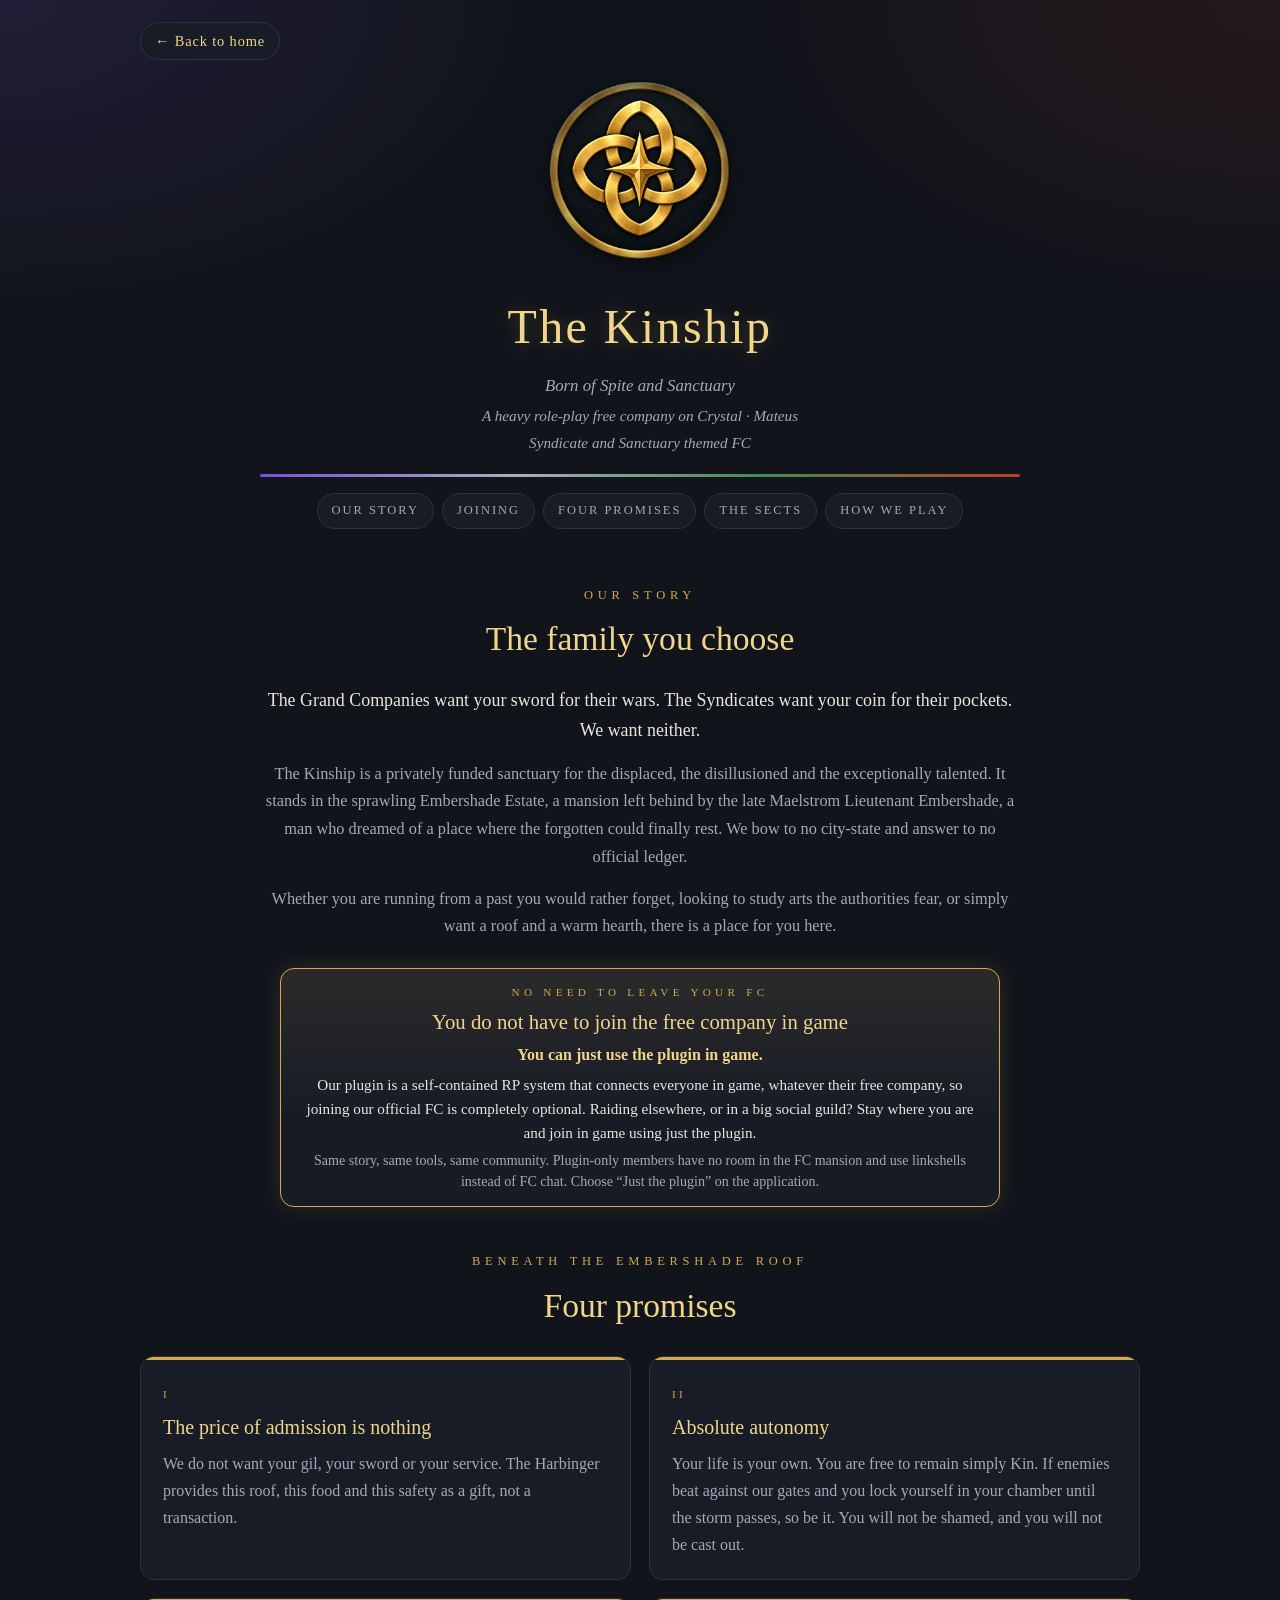
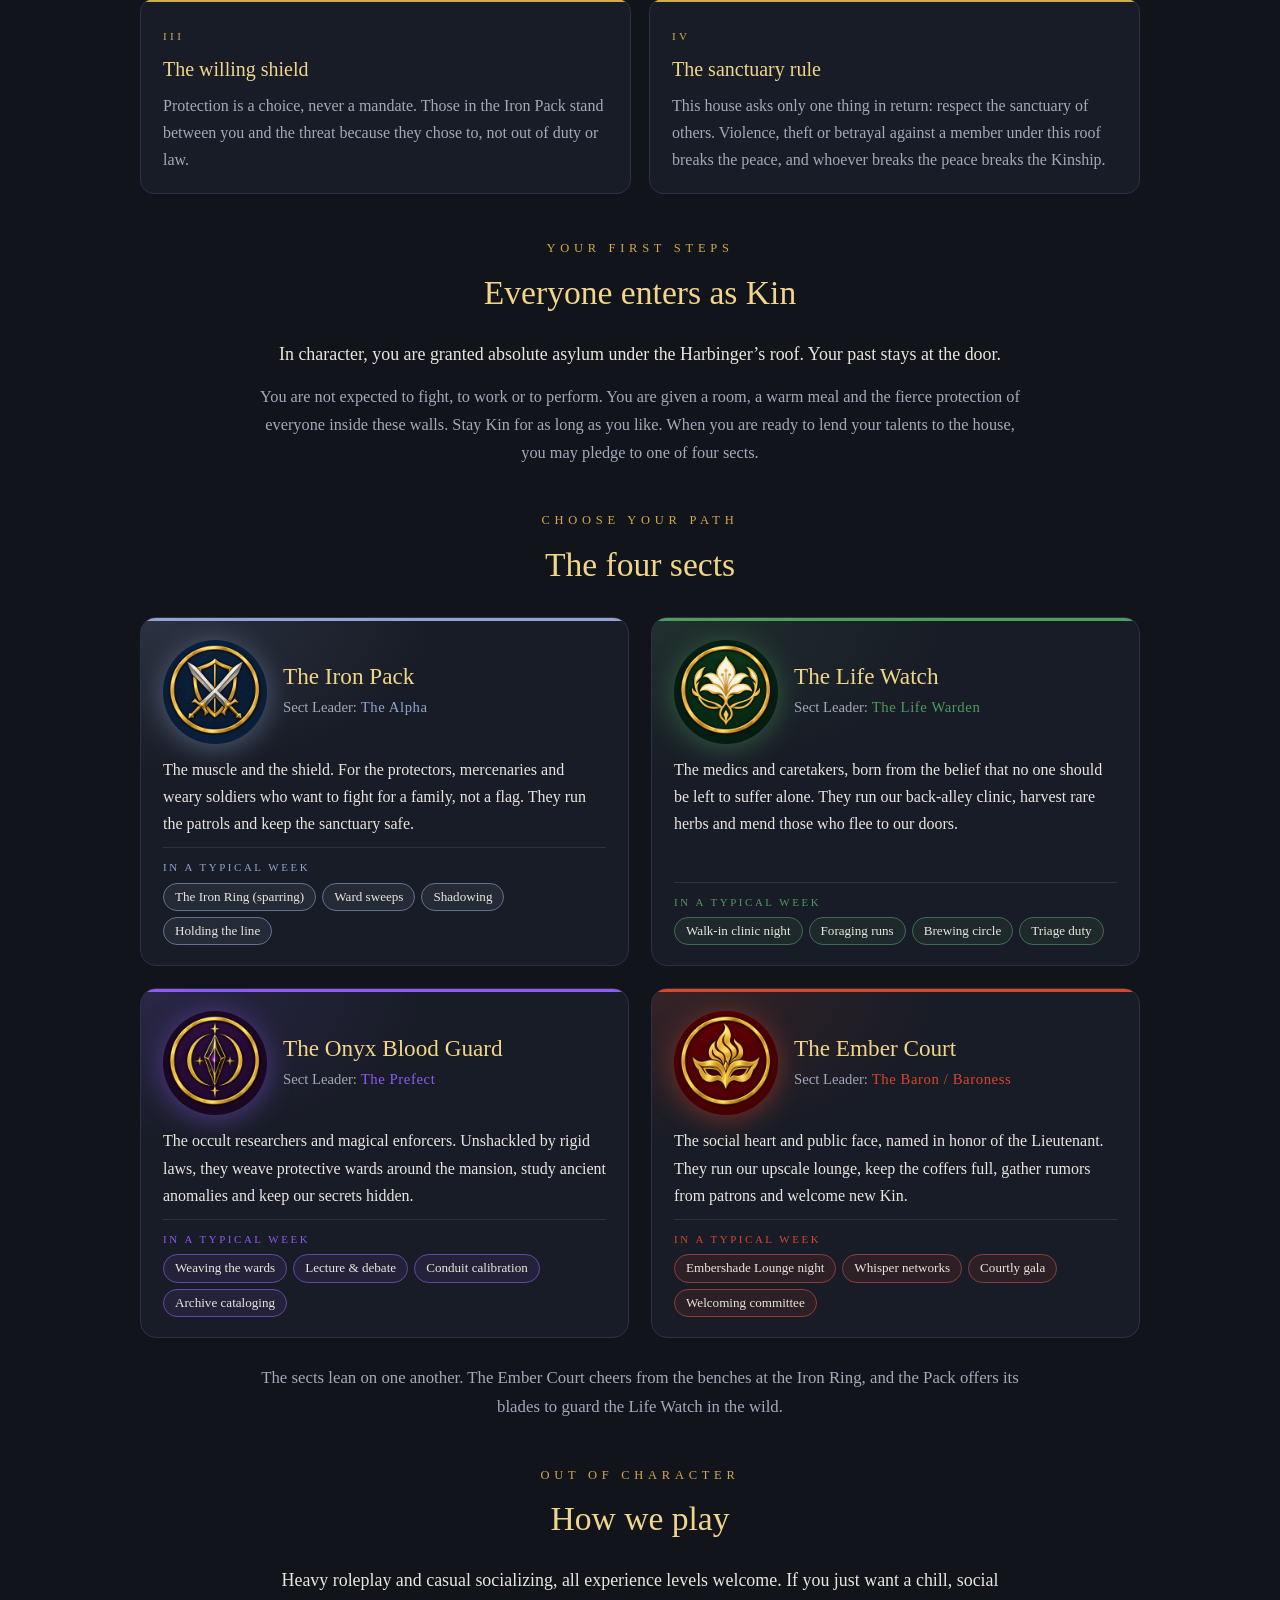
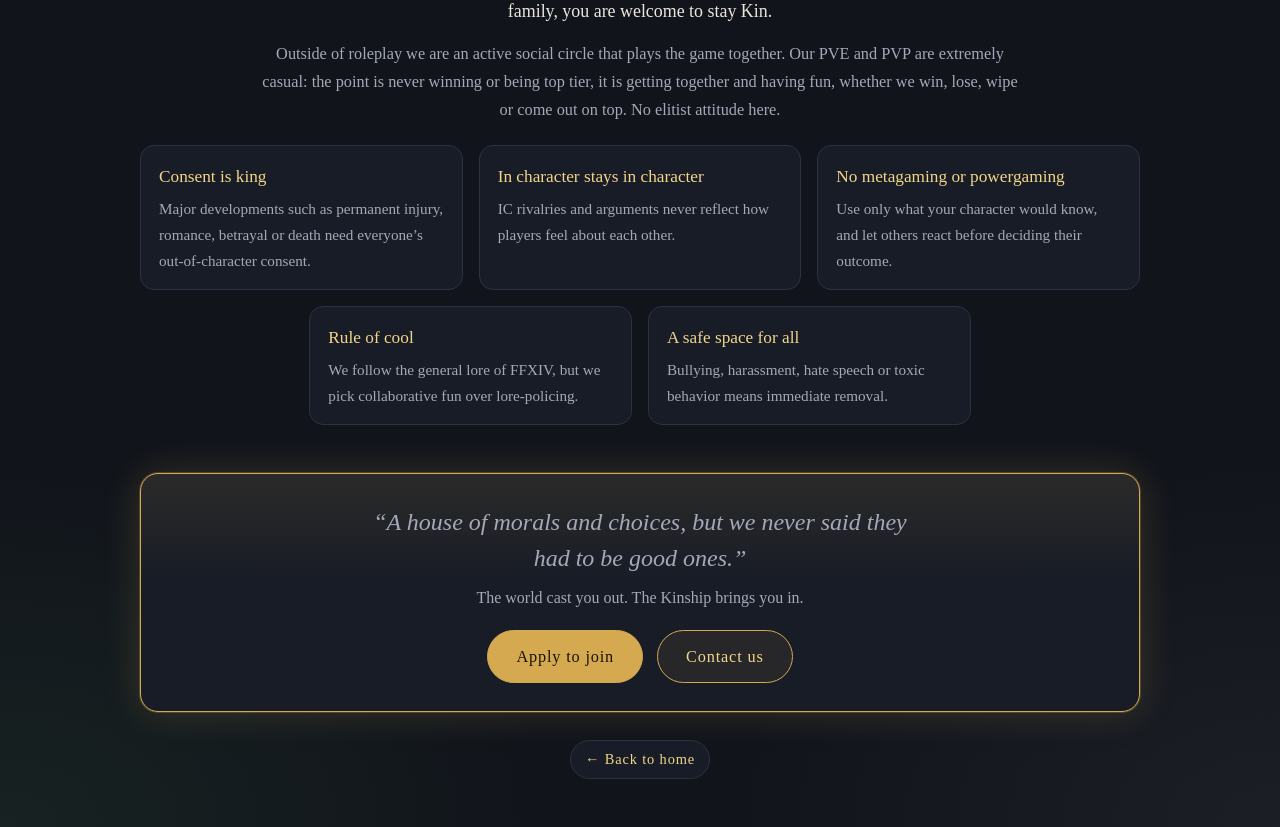
<file: explore.html>
<!DOCTYPE html>
<html lang="en">
<head>
<meta charset="utf-8">
<meta name="viewport" content="width=device-width, initial-scale=1">
<title>About The Kinship</title>
<meta name="description" content="The Kinship is a heavy role-play free company on Crystal / Mateus. Born of spite and sanctuary: our story, our four sects and how to join.">
<style>
  :root {
    --bg: #11141b;
    --panel: #181c26;
    --edge: #2c3242;
    --text: #e9e6dc;
    --muted: #a3a9b8;
    --gold: #d4a94f;
    --gold-soft: #f0d58a;
    --purple: #8b5cf6;
    --silver: #c4cad6;
    --steel: #8fa6cf;
    --green: #4f9d5d;
    --red: #d9472b;
    --sects: linear-gradient(90deg, var(--purple), var(--silver), var(--green), var(--red));
  }
  * { box-sizing: border-box; }
  html { scroll-behavior: smooth; scroll-padding-top: 16px; }
  body {
    margin: 0;
    background:
      radial-gradient(900px 520px at 0% 0%, rgba(139,92,246,.13), transparent 62%),
      radial-gradient(900px 520px at 100% 0%, rgba(217,71,43,.10), transparent 62%),
      radial-gradient(900px 600px at 0% 100%, rgba(79,157,93,.10), transparent 62%),
      radial-gradient(900px 600px at 100% 100%, rgba(196,202,214,.06), transparent 62%),
      var(--bg);
    background-repeat: no-repeat;
    color: var(--text);
    font-family: Georgia, "Times New Roman", serif;
    line-height: 1.7;
  }
  a { color: inherit; }
  .wrap { max-width: 1040px; margin: 0 auto; padding: 22px 20px 48px; }

  /* ---------- Top bar ---------- */
  .back {
    display: inline-block; text-decoration: none; color: var(--gold-soft);
    font-size: .9rem; letter-spacing: .06em; padding: 6px 14px;
    border: 1px solid var(--edge); border-radius: 999px; background: var(--panel);
  }
  .back:hover, .back:focus-visible { border-color: var(--gold); box-shadow: 0 0 16px rgba(212,169,79,.25); }

  /* ---------- Hero ---------- */
  .hero { text-align: center; padding: 10px 0 6px; }
  .hero .emblem {
    width: clamp(140px, 22vw, 210px); aspect-ratio: 1; margin: 0 auto 6px;
    -webkit-mask-image: radial-gradient(closest-side, #000 70%, transparent 100%);
            mask-image: radial-gradient(closest-side, #000 70%, transparent 100%);
  }
  .hero .emblem img { width: 100%; height: 100%; display: block; object-fit: contain; mix-blend-mode: lighten; }
  .hero h1 {
    margin: 0; font-weight: normal; letter-spacing: .05em;
    font-size: clamp(1.9rem, 4.6vw, 3rem); color: var(--gold-soft);
    text-shadow: 0 2px 18px rgba(212,169,79,.28);
  }
  .hero .sub { margin: 4px 0 0; color: var(--muted); font-style: italic; font-size: 1.05rem; }
  .sect-rule { height: 3px; border-radius: 3px; background: var(--sects); opacity: .85; margin: 18px auto 0; max-width: 760px; }

  /* ---------- Jump links ---------- */
  .jump { display: flex; flex-wrap: wrap; justify-content: center; gap: 8px; margin: 16px 0 6px; }
  .jump a {
    text-decoration: none; font-size: .78rem; letter-spacing: .16em; text-transform: uppercase;
    color: var(--muted); padding: 6px 14px; border: 1px solid var(--edge); border-radius: 999px; background: var(--panel);
  }
  .jump a:hover, .jump a:focus-visible { color: var(--gold-soft); border-color: var(--gold); }

  /* ---------- Sections ---------- */
  section { margin-top: 44px; }
  .eyebrow { margin: 0; text-align: center; font-size: .78rem; letter-spacing: .38em; text-transform: uppercase; color: var(--gold); }
  h2 {
    margin: 4px 0 18px; text-align: center; font-weight: normal;
    font-size: clamp(1.5rem, 3.4vw, 2.1rem); color: var(--gold-soft);
  }
  .lead { max-width: 760px; margin: 0 auto 14px; text-align: center; color: var(--text); font-size: 1.12rem; }
  .lead.muted { color: var(--muted); font-size: 1.02rem; }

  /* ---------- What we offer ---------- */
  .offer { display: grid; grid-template-columns: repeat(3, 1fr); gap: 18px; margin-top: 22px; }
  .tile {
    border: 1px solid var(--edge); border-radius: 14px; background: var(--panel);
    padding: 22px 20px 20px; position: relative; overflow: hidden;
  }
  .tile::before { content: ""; position: absolute; left: 0; right: 0; top: 0; height: 3px; background: var(--gold); }
  .tile:nth-child(2)::before { background: linear-gradient(90deg, var(--gold), var(--purple)); }
  .tile:nth-child(3)::before { background: linear-gradient(90deg, var(--gold), var(--green)); }
  .tile h3 { margin: 0 0 6px; font-weight: normal; font-size: 1.2rem; color: var(--gold-soft); }
  .tile p { margin: 0; color: var(--muted); }

  /* ---------- Structure ladder ---------- */
  .ladder { display: grid; grid-template-columns: repeat(4, 1fr); gap: 16px; margin-top: 22px; }
  .rung {
    border: 1px solid var(--edge); border-radius: 14px; background: var(--panel);
    padding: 18px 16px; text-align: center;
  }
  .rung .step { font-size: .7rem; letter-spacing: .3em; text-transform: uppercase; color: var(--gold); }
  .rung h3 { margin: 4px 0 2px; font-weight: normal; font-size: 1.3rem; color: var(--gold-soft); }
  .rung .role { margin: 0; color: var(--text); font-style: italic; }
  .rung .desc { margin: 8px 0 0; color: var(--muted); font-size: .95rem; }
  .rung.top {
    border-color: var(--gold);
    background: linear-gradient(180deg, rgba(212,169,79,.12), rgba(24,28,38,.95) 70%), var(--panel);
    box-shadow: 0 0 24px rgba(212,169,79,.18);
  }

  /* ---------- Sects ---------- */
  .sects { display: grid; grid-template-columns: repeat(2, 1fr); gap: 22px; margin-top: 24px; }
  .sect {
    --c: var(--gold);
    position: relative; overflow: hidden; display: flex; flex-direction: column;
    border: 1px solid var(--edge); border-radius: 16px; background: var(--panel);
    padding: 22px 22px 20px;
  }
  .sect::before { content: ""; position: absolute; left: 0; right: 0; top: 0; height: 3px; background: var(--c); }
  .sect::after {
    content: ""; position: absolute; inset: 0; pointer-events: none;
    background: radial-gradient(420px 220px at 0% 0%, color-mix(in srgb, var(--c) 16%, transparent), transparent 70%);
  }
  .sect > * { position: relative; z-index: 1; }
  .sect.onyx { --c: var(--purple); }
  .sect.vanguard { --c: var(--steel); }
  .sect.lifewatch { --c: var(--green); }
  .sect.ember { --c: var(--red); }
  .sect .head { display: flex; align-items: center; gap: 16px; margin-bottom: 12px; }
  .sect .head img {
    width: 104px; height: 104px; flex: 0 0 104px; object-fit: contain; border-radius: 50%;
    filter: drop-shadow(0 4px 14px color-mix(in srgb, var(--c) 45%, transparent));
  }
  .sect h3 { margin: 0; font-weight: normal; font-size: 1.45rem; color: var(--gold-soft); line-height: 1.2; }
  .sect .leader { margin: 4px 0 0; font-size: .92rem; color: var(--muted); }
  .sect .leader b { font-weight: normal; color: var(--c); letter-spacing: .04em; }
  .sect p.body { margin: 0 0 10px; color: var(--text); }
  .sect .for { margin: 0 0 8px; font-size: .95rem; color: var(--muted); }
  .sect .for b, .sect .eg b {
    display: block; font-weight: normal; font-size: .68rem; letter-spacing: .24em;
    text-transform: uppercase; color: var(--c); margin-bottom: 2px;
  }
  .sect .quiet { margin: 0 0 10px; font-size: .92rem; font-style: italic; color: var(--muted); }
  .sect .eg { margin-top: auto; padding-top: 10px; border-top: 1px solid var(--edge); }
  .chips { display: flex; flex-wrap: wrap; gap: 6px; margin-top: 6px; }
  .chip {
    font-size: .82rem; color: var(--text); padding: 2px 11px; border-radius: 999px;
    border: 1px solid color-mix(in srgb, var(--c) 55%, var(--edge));
    background: color-mix(in srgb, var(--c) 10%, transparent);
  }
  .closing { max-width: 760px; margin: 26px auto 0; text-align: center; color: var(--muted); font-size: 1.05rem; }


  /* ---------- Join CTA ---------- */
  .cta {
    margin-top: 48px; text-align: center; padding: 30px 22px 28px; border-radius: 18px;
    background: linear-gradient(180deg, rgba(212,169,79,.10), rgba(24,28,38,.95) 45%), var(--panel);
    border: 1px solid var(--gold);
    box-shadow: 0 0 0 1px rgba(212,169,79,.25), 0 0 38px rgba(212,169,79,.20);
  }
  .cta h2 { margin-bottom: 6px; }
  .cta p { max-width: 560px; margin: 0 auto 18px; color: var(--muted); }
  .btns { display: flex; flex-wrap: wrap; gap: 14px; justify-content: center; }
  .btn {
    display: inline-block; text-decoration: none; padding: 12px 28px; border-radius: 999px;
    border: 1px solid var(--gold); color: var(--gold-soft); font-size: 1.02rem; letter-spacing: .05em;
    background: rgba(212,169,79,.08); transition: background .2s, color .2s, box-shadow .2s;
  }
  .btn.primary { background: var(--gold); color: #1a1408; }
  .btn:hover, .btn:focus-visible { box-shadow: 0 0 22px rgba(212,169,79,.4); }
  .btn.primary:hover { background: var(--gold-soft); }
  .btn.off { opacity: .55; pointer-events: none; }
  .tiny { margin: 14px 0 0; font-size: .85rem; color: var(--muted); }

  footer { text-align: center; padding-top: 28px; }
  [hidden] { display: none !important; }

  /* ---------- Narrower screens ---------- */
  @media (max-width: 900px) {
    .sects { grid-template-columns: 1fr; }
    .ladder { grid-template-columns: repeat(2, 1fr); }
  }
  @media (max-width: 700px) {
    .offer { grid-template-columns: 1fr; }
    .ladder { grid-template-columns: 1fr; }
    .sect .head img { width: 84px; height: 84px; flex-basis: 84px; }
    section { margin-top: 38px; }
  }
  @media (prefers-reduced-motion: reduce) {
    html { scroll-behavior: auto; }
    * { transition: none !important; }
  }

  /* ---------- Story page ---------- */
  .quote { max-width: 760px; margin: 0 auto; text-align: center; font-size: clamp(1.15rem, 2.4vw, 1.5rem); color: var(--gold-soft); font-style: italic; line-height: 1.5; }
  .pillars { display: grid; grid-template-columns: repeat(2, 1fr); gap: 18px; margin-top: 22px; }
  .pillar { border: 1px solid var(--edge); border-radius: 14px; background: var(--panel); padding: 22px 22px 20px; position: relative; overflow: hidden; }
  .pillar::before { content: ""; position: absolute; left: 0; right: 0; top: 0; height: 3px; background: var(--gold); }
  .pillar .num { font-size: .7rem; letter-spacing: .3em; text-transform: uppercase; color: var(--gold); }
  .pillar h3 { margin: 4px 0 6px; font-weight: normal; font-size: 1.25rem; color: var(--gold-soft); }
  .pillar p { margin: 0; color: var(--muted); }
  .rules { display: grid; grid-template-columns: repeat(6, 1fr); gap: 16px; margin-top: 22px; }
  .rule { grid-column: span 2; }
  .rule:nth-child(4) { grid-column: 2 / span 2; }
  .rule { border: 1px solid var(--edge); border-radius: 14px; background: var(--panel); padding: 16px 18px; }
  .rule h3 { margin: 0 0 4px; font-weight: normal; font-size: 1.08rem; color: var(--gold-soft); }
  .rule p { margin: 0; color: var(--muted); font-size: .95rem; }
  .sect .body { margin-bottom: 12px; }
  .cta .quote { margin-bottom: 8px; }
  @media (max-width: 900px) { .rules { grid-template-columns: 1fr 1fr; } .rule, .rule:nth-child(4) { grid-column: auto; } }
  @media (max-width: 700px) { .pillars, .rules { grid-template-columns: 1fr; } }
</style>
</head>
<body>
<div class="wrap">

  <a class="back" href="index.html">&larr; Back to home</a>

  <header class="hero">
    <div class="emblem"><img src="images/kin-emblem.jpg" alt="The Kinship emblem"></div>
    <h1>The Kinship</h1>
    <p class="sub">Born of Spite and Sanctuary</p>
    <p class="sub" style="font-size:.95rem;margin-top:2px">A heavy role-play free company on Crystal &middot; Mateus</p>
    <p class="sub" style="font-size:.95rem;margin-top:2px">Syndicate and Sanctuary themed FC</p>
    <div class="sect-rule" aria-hidden="true"></div>
    <nav class="jump" aria-label="On this page">
      <a href="#house">Our story</a>
      <a href="#plugin-only">Joining</a>
      <a href="#promises">Four promises</a>
      <a href="#sects">The sects</a>
      <a href="#play">How we play</a>
    </nav>
  </header>

  <section id="house">
    <p class="eyebrow">Our story</p>
    <h2>The family you choose</h2>
    <p class="lead">The Grand Companies want your sword for their wars. The Syndicates want your coin for their pockets. We want neither.</p>
    <p class="lead muted">The Kinship is a privately funded sanctuary for the displaced, the disillusioned and the exceptionally talented. It stands in the sprawling Embershade Estate, a mansion left behind by the late Maelstrom Lieutenant Embershade, a man who dreamed of a place where the forgotten could finally rest. We bow to no city-state and answer to no official ledger.</p>
    <p class="lead muted">Whether you are running from a past you would rather forget, looking to study arts the authorities fear, or simply want a roof and a warm hearth, there is a place for you here.</p>
  </section>

  <!-- ===== Plugin-only ===== -->
  <section id="plugin-only" style="margin-top:28px">
    <div style="max-width:720px;margin:0 auto;border:1px solid var(--gold);border-radius:14px;padding:14px 20px 14px;text-align:center;background:linear-gradient(180deg,rgba(212,169,79,.10),rgba(24,28,38,.95) 60%),var(--panel);box-shadow:0 0 22px rgba(212,169,79,.15)">
      <p class="eyebrow" style="margin:0 0 2px;font-size:.7rem">No need to leave your FC</p>
      <h2 style="margin:0 0 4px;font-size:1.3rem">You do not have to join the free company in game</h2>
      <p style="margin:0 0 6px;color:var(--gold-soft);font-size:1rem;line-height:1.5"><b>You can just use the plugin in game.</b></p>
      <p style="margin:0 0 6px;color:var(--text);font-size:.95rem;line-height:1.55">Our plugin is a self-contained RP system that connects everyone in game, whatever their free company, so joining our official FC is completely optional. Raiding elsewhere, or in a big social guild? Stay where you are and join in game using just the plugin.</p>
      <p style="margin:0;color:var(--muted);font-size:.88rem;line-height:1.5">Same story, same tools, same community. Plugin-only members have no room in the FC mansion and use linkshells instead of FC chat. Choose &ldquo;Just the plugin&rdquo; on the application.</p>
    </div>
  </section>

  <section id="promises">
    <p class="eyebrow">Beneath the Embershade roof</p>
    <h2>Four promises</h2>
    <div class="pillars">
      <div class="pillar"><span class="num">I</span><h3>The price of admission is nothing</h3><p>We do not want your gil, your sword or your service. The Harbinger provides this roof, this food and this safety as a gift, not a transaction.</p></div>
      <div class="pillar"><span class="num">II</span><h3>Absolute autonomy</h3><p>Your life is your own. You are free to remain simply Kin. If enemies beat against our gates and you lock yourself in your chamber until the storm passes, so be it. You will not be shamed, and you will not be cast out.</p></div>
      <div class="pillar"><span class="num">III</span><h3>The willing shield</h3><p>Protection is a choice, never a mandate. Those in the Iron Pack stand between you and the threat because they chose to, not out of duty or law.</p></div>
      <div class="pillar"><span class="num">IV</span><h3>The sanctuary rule</h3><p>This house asks only one thing in return: respect the sanctuary of others. Violence, theft or betrayal against a member under this roof breaks the peace, and whoever breaks the peace breaks the Kinship.</p></div>
    </div>
  </section>

  <section id="kin">
    <p class="eyebrow">Your first steps</p>
    <h2>Everyone enters as Kin</h2>
    <p class="lead">In character, you are granted absolute asylum under the Harbinger&rsquo;s roof. Your past stays at the door.</p>
    <p class="lead muted">You are not expected to fight, to work or to perform. You are given a room, a warm meal and the fierce protection of everyone inside these walls. Stay Kin for as long as you like. When you are ready to lend your talents to the house, you may pledge to one of four sects.</p>
  </section>

  <section id="sects">
    <p class="eyebrow">Choose your path</p>
    <h2>The four sects</h2>
    <div class="sects">

      <article class="sect vanguard">
        <div class="head"><img src="images/vanguard.jpg" alt="Iron Pack emblem" loading="lazy"><div><h3>The Iron Pack</h3><p class="leader">Sect Leader: <b>The Alpha</b></p></div></div>
        <p class="body">The muscle and the shield. For the protectors, mercenaries and weary soldiers who want to fight for a family, not a flag. They run the patrols and keep the sanctuary safe.</p>
        <div class="eg"><b>In a typical week</b>
          <div class="chips"><span class="chip">The Iron Ring (sparring)</span><span class="chip">Ward sweeps</span><span class="chip">Shadowing</span><span class="chip">Holding the line</span></div>
        </div>
      </article>

      <article class="sect lifewatch">
        <div class="head"><img src="images/lifewatch.jpg" alt="Life Watch emblem" loading="lazy"><div><h3>The Life Watch</h3><p class="leader">Sect Leader: <b>The Life Warden</b></p></div></div>
        <p class="body">The medics and caretakers, born from the belief that no one should be left to suffer alone. They run our back-alley clinic, harvest rare herbs and mend those who flee to our doors.</p>
        <div class="eg"><b>In a typical week</b>
          <div class="chips"><span class="chip">Walk-in clinic night</span><span class="chip">Foraging runs</span><span class="chip">Brewing circle</span><span class="chip">Triage duty</span></div>
        </div>
      </article>

      <article class="sect onyx">
        <div class="head"><img src="images/onyx.jpg" alt="Onyx Blood Guard emblem" loading="lazy"><div><h3>The Onyx Blood Guard</h3><p class="leader">Sect Leader: <b>The Prefect</b></p></div></div>
        <p class="body">The occult researchers and magical enforcers. Unshackled by rigid laws, they weave protective wards around the mansion, study ancient anomalies and keep our secrets hidden.</p>
        <div class="eg"><b>In a typical week</b>
          <div class="chips"><span class="chip">Weaving the wards</span><span class="chip">Lecture &amp; debate</span><span class="chip">Conduit calibration</span><span class="chip">Archive cataloging</span></div>
        </div>
      </article>

      <article class="sect ember">
        <div class="head"><img src="images/ember-court.jpg" alt="Ember Court emblem" loading="lazy"><div><h3>The Ember Court</h3><p class="leader">Sect Leader: <b>The Baron / Baroness</b></p></div></div>
        <p class="body">The social heart and public face, named in honor of the Lieutenant. They run our upscale lounge, keep the coffers full, gather rumors from patrons and welcome new Kin.</p>
        <div class="eg"><b>In a typical week</b>
          <div class="chips"><span class="chip">Embershade Lounge night</span><span class="chip">Whisper networks</span><span class="chip">Courtly gala</span><span class="chip">Welcoming committee</span></div>
        </div>
      </article>

    </div>
    <p class="closing">The sects lean on one another. The Ember Court cheers from the benches at the Iron Ring, and the Pack offers its blades to guard the Life Watch in the wild.</p>
  </section>

  <section id="play">
    <p class="eyebrow">Out of character</p>
    <h2>How we play</h2>
    <p class="lead">Heavy roleplay and casual socializing, all experience levels welcome. If you just want a chill, social family, you are welcome to stay Kin.</p>
    <p class="lead muted">Outside of roleplay we are an active social circle that plays the game together. Our PVE and PVP are extremely casual: the point is never winning or being top tier, it is getting together and having fun, whether we win, lose, wipe or come out on top. No elitist attitude here.</p>
    <div class="rules">
      <div class="rule"><h3>Consent is king</h3><p>Major developments such as permanent injury, romance, betrayal or death need everyone&rsquo;s out-of-character consent.</p></div>
      <div class="rule"><h3>In character stays in character</h3><p>IC rivalries and arguments never reflect how players feel about each other.</p></div>
      <div class="rule"><h3>No metagaming or powergaming</h3><p>Use only what your character would know, and let others react before deciding their outcome.</p></div>
      <div class="rule"><h3>Rule of cool</h3><p>We follow the general lore of FFXIV, but we pick collaborative fun over lore-policing.</p></div>
      <div class="rule"><h3>A safe space for all</h3><p>Bullying, harassment, hate speech or toxic behavior means immediate removal.</p></div>
    </div>
  </section>

  <section class="cta" id="join">
    <p class="quote">&ldquo;A house of morals and choices, but we never said they had to be good ones.&rdquo;</p>
    <p>The world cast you out. The Kinship brings you in.</p>
    <div class="btns">
      <a class="btn primary" href="apply.html">Apply to join</a>
      <a class="btn" href="mailto:Thekinship.ffxiv@gmail.com">Contact us</a>
    </div>
  </section>

  <footer>
    <a class="back" href="index.html">&larr; Back to home</a>
  </footer>
</div>
</body>
</html>
</file>
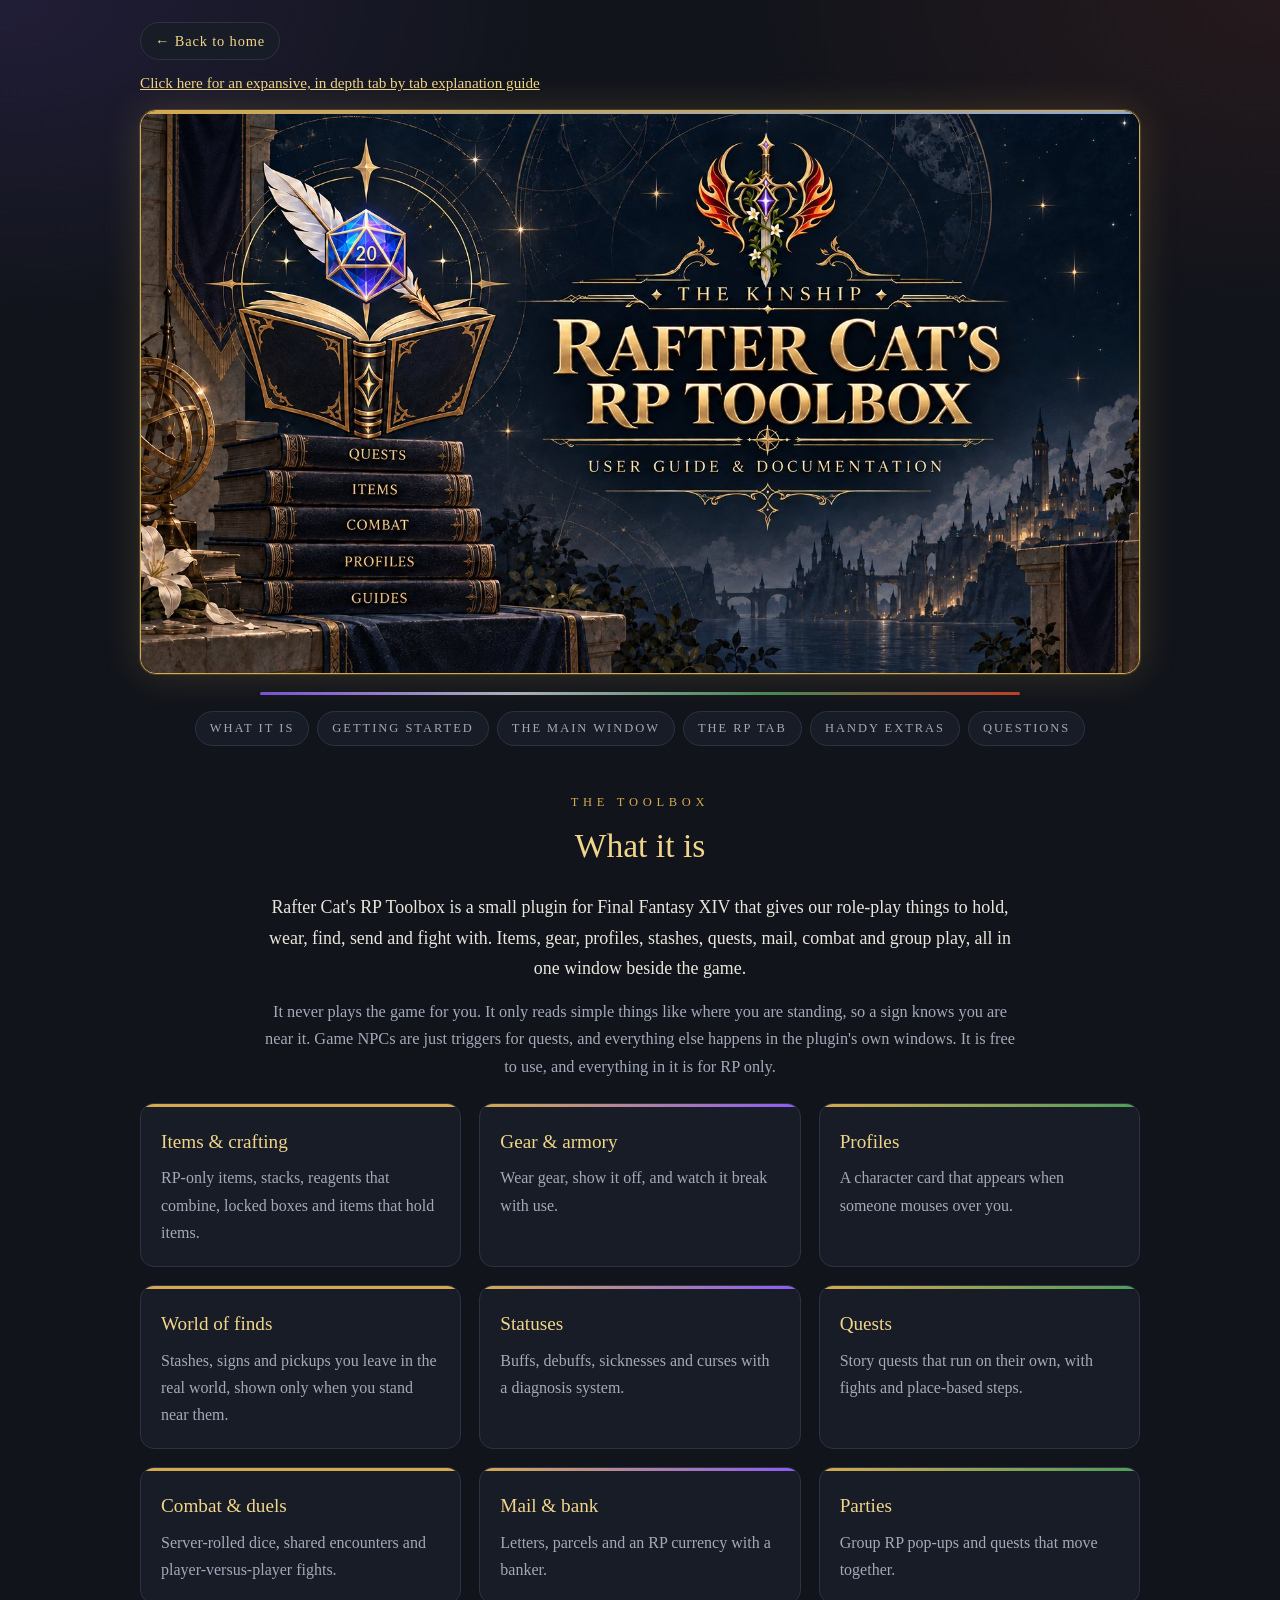
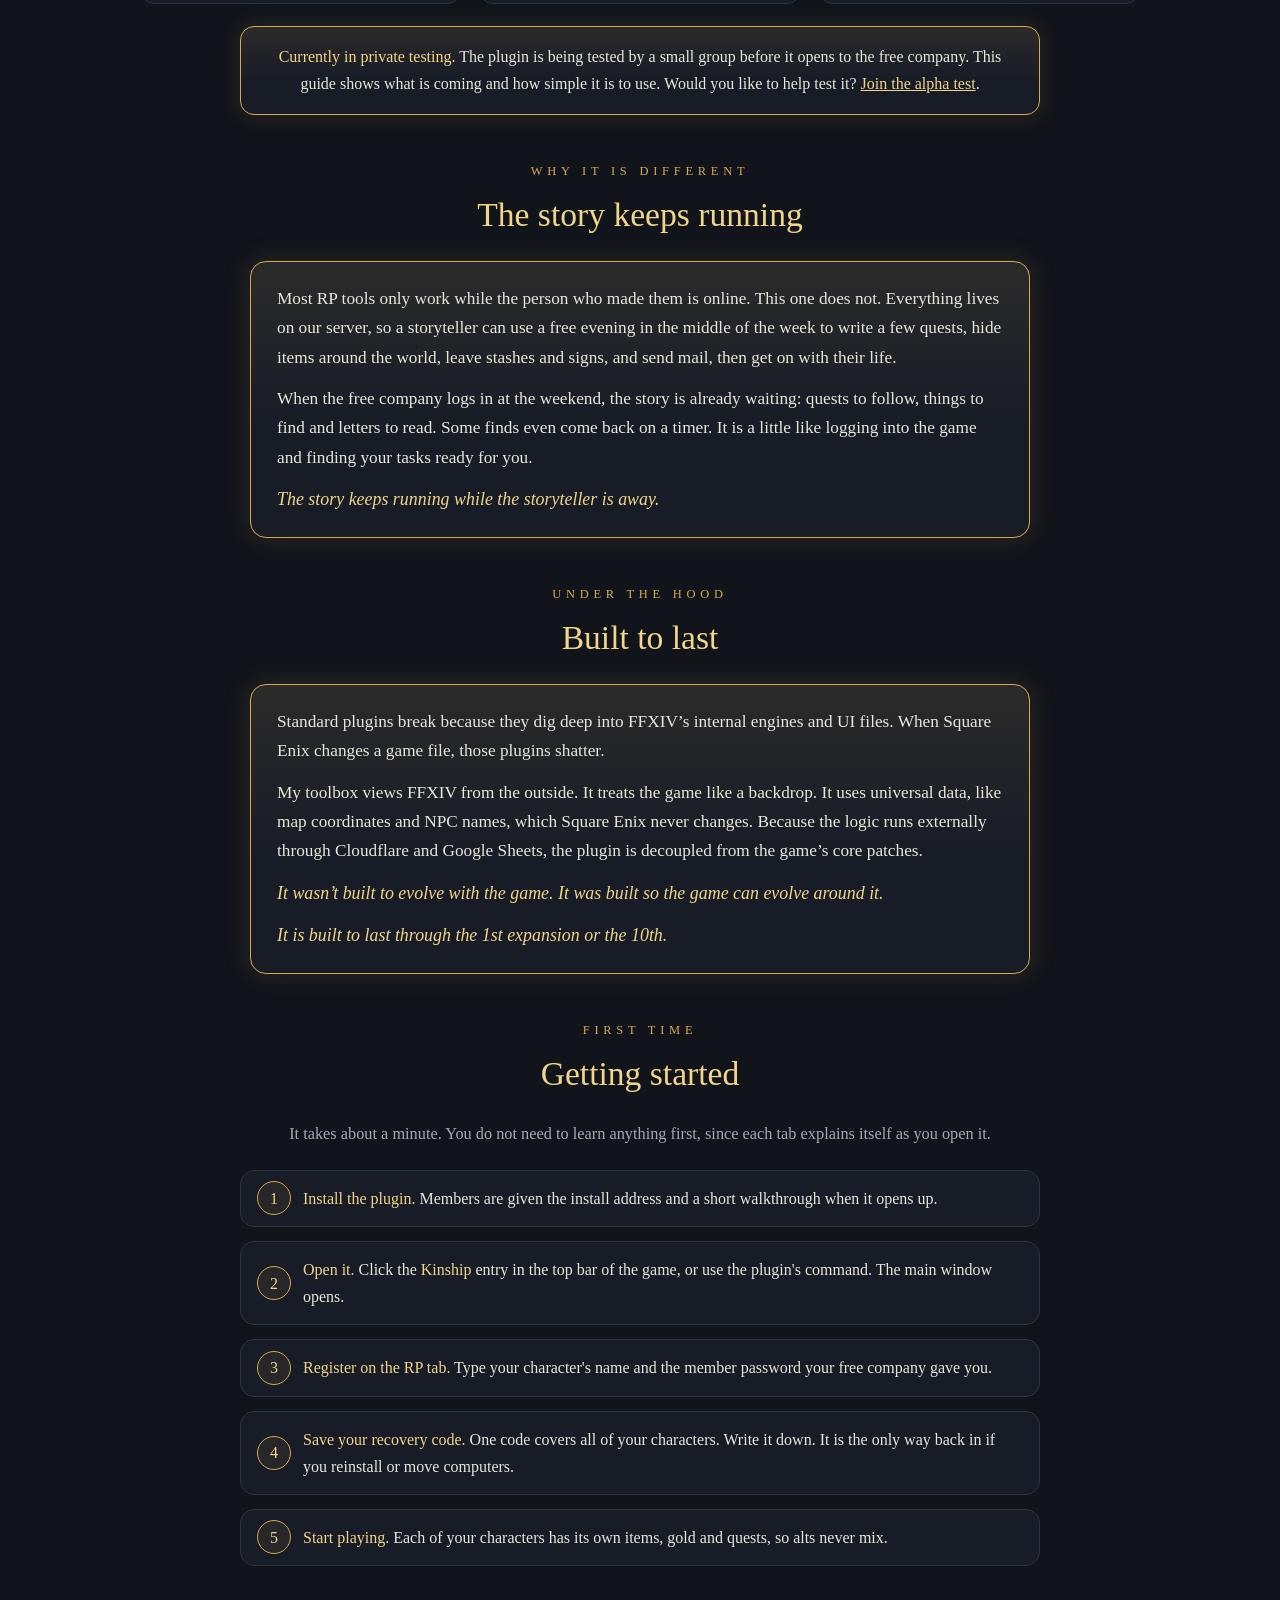
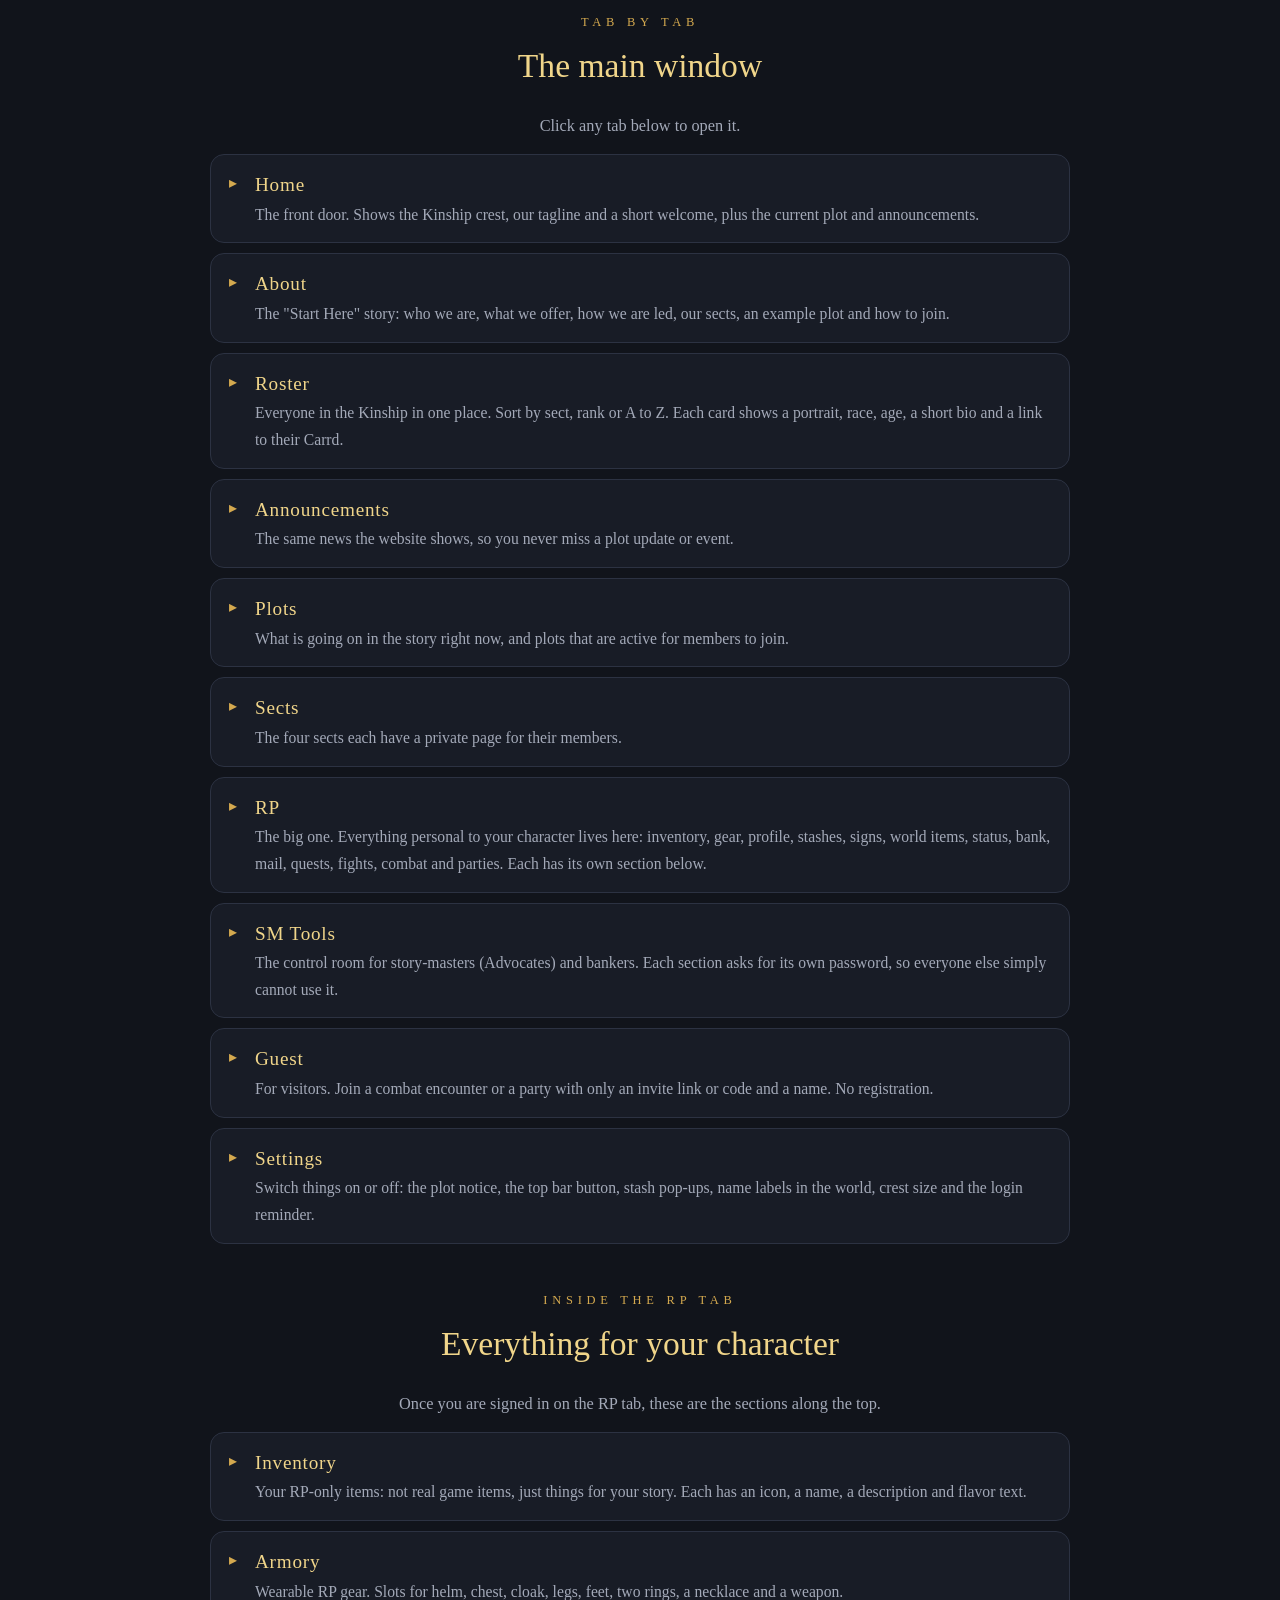
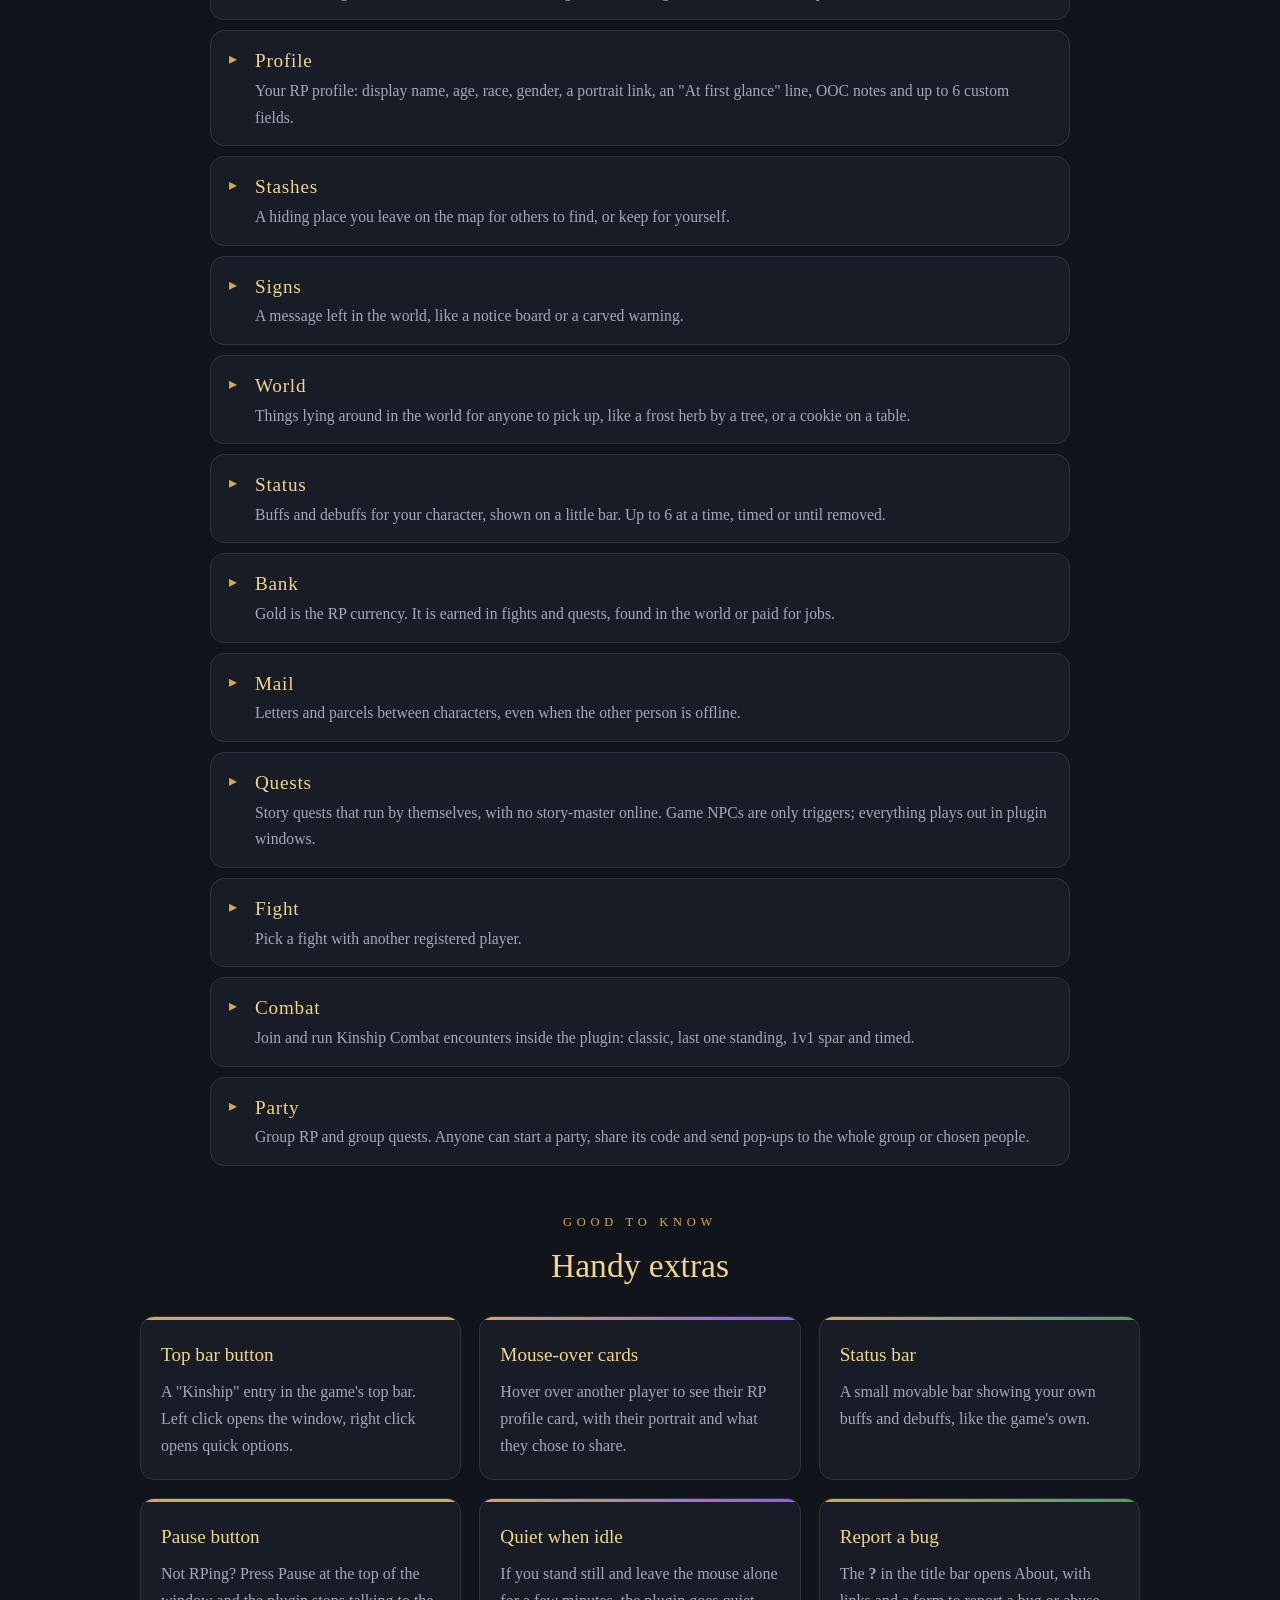
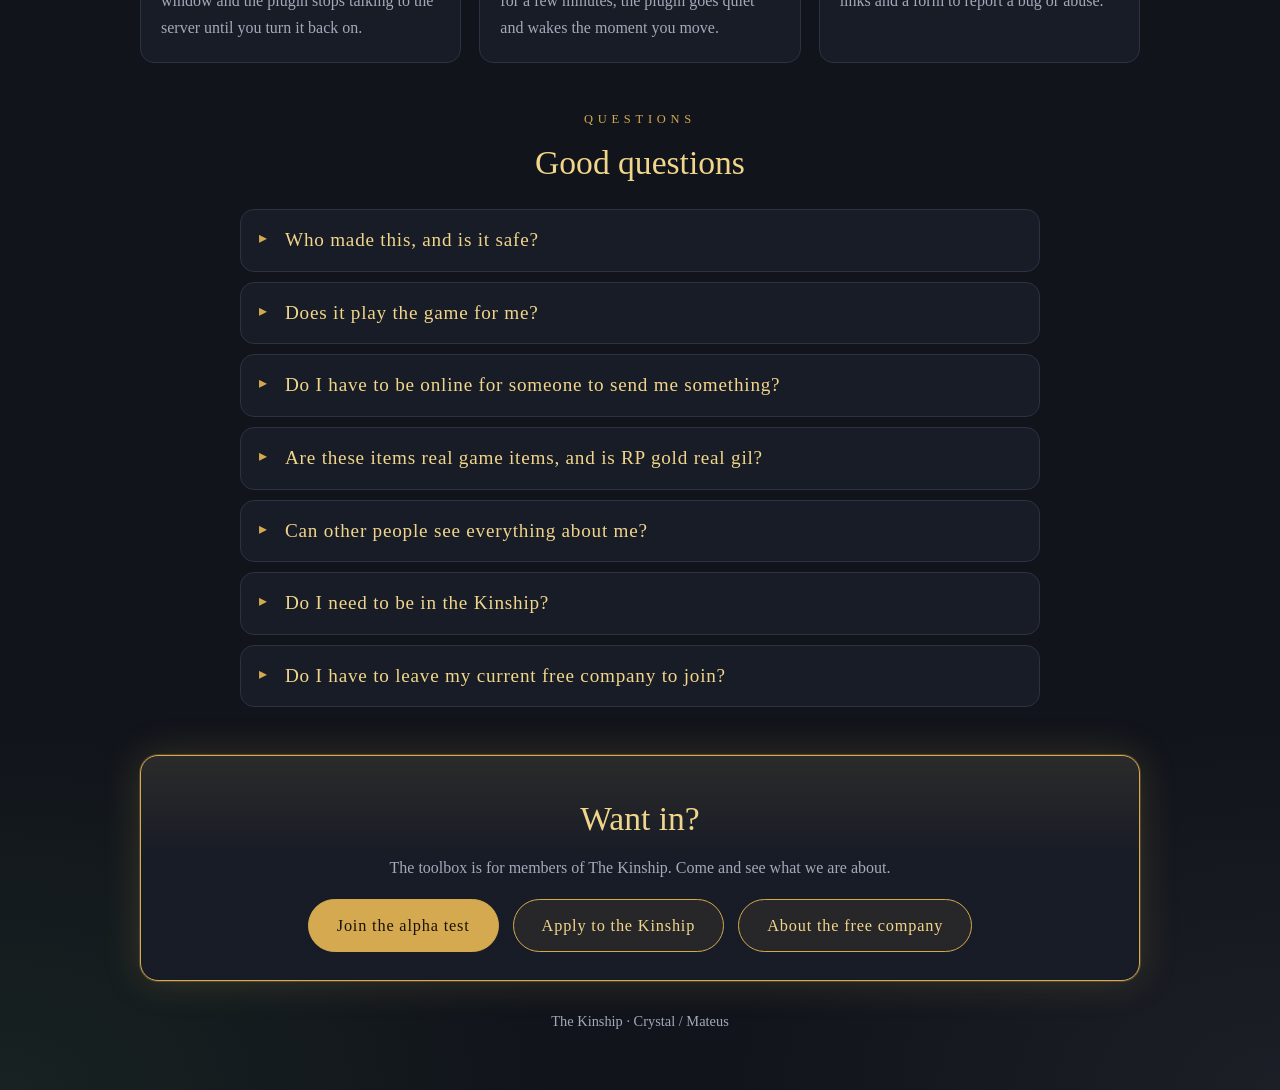
<file: guide.html>
<!DOCTYPE html>
<html lang="en">
<head>
<meta charset="utf-8">
<meta name="viewport" content="width=device-width, initial-scale=1">
<title>Rafter Cat's RP Toolbox: Guide | The Kinship</title>
<meta name="description" content="A guide to Rafter Cat's RP Toolbox, the Kinship's in-game role-play plugin: items, gear, profiles, quests, mail, combat, parties and more.">
<style>
  :root {
    --bg: #11141b; --panel: #181c26; --edge: #2c3242; --text: #e9e6dc; --muted: #a3a9b8;
    --gold: #d4a94f; --gold-soft: #f0d58a; --purple: #8b5cf6; --silver: #c4cad6; --steel: #8fa6cf; --green: #4f9d5d; --red: #d9472b;
    --sects: linear-gradient(90deg, var(--purple), var(--silver), var(--green), var(--red));
  }
  * { box-sizing: border-box; }
  html { scroll-behavior: smooth; scroll-padding-top: 16px; }
  body {
    margin: 0;
    background:
      radial-gradient(900px 520px at 0% 0%, rgba(139,92,246,.13), transparent 62%),
      radial-gradient(900px 520px at 100% 0%, rgba(217,71,43,.10), transparent 62%),
      radial-gradient(900px 600px at 0% 100%, rgba(79,157,93,.10), transparent 62%),
      radial-gradient(900px 600px at 100% 100%, rgba(196,202,214,.06), transparent 62%),
      var(--bg);
    background-repeat: no-repeat;
    color: var(--text); font-family: Georgia, "Times New Roman", serif; line-height: 1.7;
  }
  a { color: inherit; }
  .wrap { max-width: 1040px; margin: 0 auto; padding: 22px 20px 56px; }
  .back {
    display: inline-block; text-decoration: none; color: var(--gold-soft); font-size: .9rem; letter-spacing: .06em; padding: 6px 14px;
    border: 1px solid var(--edge); border-radius: 999px; background: var(--panel);
  }
  .back:hover, .back:focus-visible { border-color: var(--gold); box-shadow: 0 0 16px rgba(212,169,79,.25); }

  .banner {
    position: relative; margin: 14px 0 0; border: 1px solid var(--gold); border-radius: 16px; overflow: hidden;
    box-shadow: 0 0 0 1px rgba(212,169,79,.22), 0 0 38px rgba(212,169,79,.20); background: var(--panel);
  }
  .banner::before { content: ""; position: absolute; left: 0; right: 0; top: 0; height: 3px; z-index: 2; background: linear-gradient(90deg, var(--gold), var(--steel)); }
  .banner img { width: 100%; height: auto; display: block; }
  .sect-rule { height: 3px; border-radius: 3px; background: var(--sects); opacity: .85; margin: 18px auto 0; max-width: 760px; }

  .jump { display: flex; flex-wrap: wrap; justify-content: center; gap: 8px; margin: 16px 0 6px; }
  .jump a {
    text-decoration: none; font-size: .78rem; letter-spacing: .16em; text-transform: uppercase; color: var(--muted);
    padding: 6px 14px; border: 1px solid var(--edge); border-radius: 999px; background: var(--panel);
  }
  .jump a:hover, .jump a:focus-visible { color: var(--gold-soft); border-color: var(--gold); }

  section { margin-top: 46px; }
  .eyebrow { margin: 0; text-align: center; font-size: .78rem; letter-spacing: .38em; text-transform: uppercase; color: var(--gold); }
  h2 { margin: 4px 0 18px; text-align: center; font-weight: normal; font-size: clamp(1.5rem, 3.4vw, 2.1rem); color: var(--gold-soft); }
  .lead { max-width: 760px; margin: 0 auto 14px; text-align: center; font-size: 1.12rem; }
  .lead.muted { color: var(--muted); font-size: 1.02rem; }

  .offer { display: grid; grid-template-columns: repeat(3, 1fr); gap: 18px; margin-top: 22px; }
  .tile { border: 1px solid var(--edge); border-radius: 14px; background: var(--panel); padding: 22px 20px 20px; position: relative; overflow: hidden; }
  .tile::before { content: ""; position: absolute; left: 0; right: 0; top: 0; height: 3px; background: var(--gold); }
  .tile:nth-child(3n+2)::before { background: linear-gradient(90deg, var(--gold), var(--purple)); }
  .tile:nth-child(3n)::before { background: linear-gradient(90deg, var(--gold), var(--green)); }
  .tile h3 { margin: 0 0 6px; font-weight: normal; font-size: 1.2rem; color: var(--gold-soft); }
  .tile p { margin: 0; color: var(--muted); }

  .steps { counter-reset: s; display: grid; gap: 14px; max-width: 800px; margin: 22px auto 0; padding: 0; list-style: none; }
  .steps li { counter-increment: s; position: relative; border: 1px solid var(--edge); border-radius: 14px; background: var(--panel); padding: 14px 18px 14px 62px; }
  .steps li::before {
    content: counter(s); position: absolute; left: 16px; top: 50%; transform: translateY(-50%);
    width: 32px; height: 32px; border-radius: 50%; border: 1px solid var(--gold); color: var(--gold-soft);
    display: grid; place-items: center; background: rgba(212,169,79,.08);
  }
  .steps b { font-weight: normal; color: var(--gold-soft); }

  .tabs { max-width: 860px; margin: 0 auto; display: grid; gap: 10px; }
  details.tab { border: 1px solid var(--edge); border-radius: 14px; background: var(--panel); overflow: hidden; }
  details.tab[open] { border-color: var(--gold); box-shadow: 0 0 22px rgba(212,169,79,.14); }
  details.tab summary { list-style: none; cursor: pointer; padding: 14px 18px 14px 44px; position: relative; display: block; }
  details.tab summary::-webkit-details-marker { display: none; }
  details.tab summary::before { content: "\25B8"; position: absolute; left: 18px; top: 14px; color: var(--gold); transition: transform .15s; }
  details.tab[open] summary::before { transform: rotate(90deg); }
  details.tab summary:focus-visible { outline: 2px solid var(--gold-soft); outline-offset: -2px; }
  .tab .n { display: block; font-size: 1.2rem; color: var(--gold-soft); letter-spacing: .04em; }
  .tab .d { display: block; color: var(--muted); font-size: .98rem; }
  .tab .in { padding: 2px 20px 16px 44px; border-top: 1px solid var(--edge); }
  .tab .in p { margin: 12px 0 0; color: var(--text); }
  .tab .in ul { margin: 12px 0 0; padding-left: 18px; color: var(--text); }
  .tab .in li { margin: 6px 0; }
  .tab .in b { font-weight: normal; color: var(--gold-soft); }
  .sub-label { text-align: center; margin: 26px 0 12px; font-size: .78rem; letter-spacing: .3em; text-transform: uppercase; color: var(--muted); }

  .note {
    max-width: 800px; margin: 22px auto 0; padding: 16px 20px; border: 1px solid var(--gold); border-radius: 14px;
    background: linear-gradient(180deg, rgba(212,169,79,.10), rgba(24,28,38,.95) 60%), var(--panel);
    box-shadow: 0 0 24px rgba(212,169,79,.14); text-align: center; color: var(--text);
  }
  .note b { font-weight: normal; color: var(--gold-soft); }
  .faq { max-width: 800px; margin: 0 auto; display: grid; gap: 10px; }

  .cta {
    margin-top: 48px; text-align: center; padding: 30px 22px 28px; border-radius: 18px;
    background: linear-gradient(180deg, rgba(212,169,79,.10), rgba(24,28,38,.95) 45%), var(--panel);
    border: 1px solid var(--gold); box-shadow: 0 0 0 1px rgba(212,169,79,.25), 0 0 38px rgba(212,169,79,.20);
  }
  .cta h2 { margin-bottom: 6px; }
  .cta p { max-width: 560px; margin: 0 auto 18px; color: var(--muted); }
  .btns { display: flex; flex-wrap: wrap; gap: 14px; justify-content: center; }
  .btn {
    display: inline-block; text-decoration: none; padding: 12px 28px; border-radius: 999px; border: 1px solid var(--gold);
    color: var(--gold-soft); font-size: 1.02rem; letter-spacing: .05em; background: rgba(212,169,79,.08);
  }
  .btn.primary { background: var(--gold); color: #1a1408; }
  .btn:hover, .btn:focus-visible { box-shadow: 0 0 22px rgba(212,169,79,.4); }
  footer { text-align: center; padding-top: 28px; color: var(--muted); font-size: .9rem; }
  @media (max-width: 800px) { .offer { grid-template-columns: 1fr; } }
  @media (prefers-reduced-motion: reduce) { * { transition: none !important; scroll-behavior: auto !important; } }
</style>
</head>
<body>
<div class="wrap">
  <a class="back" href="index.html">&larr; Back to home</a>
<p style="margin:10px 0 0;font-size:.95rem"><a href="toolbox-guide.html" style="color:var(--gold-soft)">Click here for an expansive, in depth tab by tab explanation guide</a></p>
  <div class="banner"><img src="images/toolbox-banner.jpg" alt="Rafter Cat's RP Toolbox: User Guide and Documentation"></div>
  <div class="sect-rule" aria-hidden="true"></div>

  <nav class="jump" aria-label="On this page">
    <a href="#what">What it is</a><a href="#start">Getting started</a><a href="#main">The main window</a><a href="#rp">The RP tab</a><a href="#extras">Handy extras</a><a href="#faq">Questions</a>
  </nav>

  <section id="what">
    <p class="eyebrow">The toolbox</p>
    <h2>What it is</h2>
    <p class="lead">Rafter Cat's RP Toolbox is a small plugin for Final Fantasy XIV that gives our role-play things to hold, wear, find, send and fight with. Items, gear, profiles, stashes, quests, mail, combat and group play, all in one window beside the game.</p>
    <p class="lead muted">It never plays the game for you. It only reads simple things like where you are standing, so a sign knows you are near it. Game NPCs are just triggers for quests, and everything else happens in the plugin's own windows. It is free to use, and everything in it is for RP only.</p>
    <div class="offer"><div class="tile"><h3>Items &amp; crafting</h3><p>RP-only items, stacks, reagents that combine, locked boxes and items that hold items.</p></div><div class="tile"><h3>Gear &amp; armory</h3><p>Wear gear, show it off, and watch it break with use.</p></div><div class="tile"><h3>Profiles</h3><p>A character card that appears when someone mouses over you.</p></div><div class="tile"><h3>World of finds</h3><p>Stashes, signs and pickups you leave in the real world, shown only when you stand near them.</p></div><div class="tile"><h3>Statuses</h3><p>Buffs, debuffs, sicknesses and curses with a diagnosis system.</p></div><div class="tile"><h3>Quests</h3><p>Story quests that run on their own, with fights and place-based steps.</p></div><div class="tile"><h3>Combat &amp; duels</h3><p>Server-rolled dice, shared encounters and player-versus-player fights.</p></div><div class="tile"><h3>Mail &amp; bank</h3><p>Letters, parcels and an RP currency with a banker.</p></div><div class="tile"><h3>Parties</h3><p>Group RP pop-ups and quests that move together.</p></div></div>
    <div class="note"><b>Currently in private testing.</b> The plugin is being tested by a small group before it opens to the free company. This guide shows what is coming and how simple it is to use. Would you like to help test it? <a href="alpha.html" style="color:var(--gold-soft)">Join the alpha test</a>.</div>
  </section>

  <section id="keeps-running">
    <p class="eyebrow">Why it is different</p>
    <h2>The story keeps running</h2>
    <div style="max-width:780px;margin:0 auto;border:1px solid var(--gold);border-radius:16px;padding:22px 26px;background:linear-gradient(180deg,rgba(212,169,79,.10),rgba(24,28,38,.95) 60%),var(--panel);box-shadow:0 0 28px rgba(212,169,79,.15)">
      <p style="margin:0 0 12px;color:var(--text);font-size:1.08rem">Most RP tools only work while the person who made them is online. This one does not. Everything lives on our server, so a storyteller can use a free evening in the middle of the week to write a few quests, hide items around the world, leave stashes and signs, and send mail, then get on with their life.</p>
      <p style="margin:0 0 12px;color:var(--text);font-size:1.08rem">When the free company logs in at the weekend, the story is already waiting: quests to follow, things to find and letters to read. Some finds even come back on a timer. It is a little like logging into the game and finding your tasks ready for you.</p>
      <p style="margin:0;color:var(--gold-soft);font-size:1.12rem;font-style:italic">The story keeps running while the storyteller is away.</p>
    </div>
  </section>

  <section id="lasting">
    <p class="eyebrow">Under the hood</p>
    <h2>Built to last</h2>
    <div style="max-width:780px;margin:0 auto;border:1px solid var(--gold);border-radius:16px;padding:22px 26px;background:linear-gradient(180deg,rgba(212,169,79,.10),rgba(24,28,38,.95) 60%),var(--panel);box-shadow:0 0 28px rgba(212,169,79,.15)">
      <p style="margin:0 0 12px;color:var(--text);font-size:1.08rem">Standard plugins break because they dig deep into FFXIV&rsquo;s internal engines and UI files. When Square Enix changes a game file, those plugins shatter.</p>
      <p style="margin:0 0 12px;color:var(--text);font-size:1.08rem">My toolbox views FFXIV from the outside. It treats the game like a backdrop. It uses universal data, like map coordinates and NPC names, which Square Enix never changes. Because the logic runs externally through Cloudflare and Google Sheets, the plugin is decoupled from the game&rsquo;s core patches.</p>
      <p style="margin:0 0 12px;color:var(--gold-soft);font-size:1.12rem;font-style:italic">It wasn&rsquo;t built to evolve with the game. It was built so the game can evolve around it.</p>
      <p style="margin:0;color:var(--gold-soft);font-size:1.12rem;font-style:italic">It is built to last through the 1st expansion or the 10th.</p>
    </div>
  </section>

  <section id="start">
    <p class="eyebrow">First time</p>
    <h2>Getting started</h2>
    <p class="lead muted">It takes about a minute. You do not need to learn anything first, since each tab explains itself as you open it.</p>
    <ol class="steps">
      <li><b>Install the plugin.</b> Members are given the install address and a short walkthrough when it opens up.</li>
      <li><b>Open it.</b> Click the <b>Kinship</b> entry in the top bar of the game, or use the plugin's command. The main window opens.</li>
      <li><b>Register on the RP tab.</b> Type your character's name and the member password your free company gave you.</li>
      <li><b>Save your recovery code.</b> One code covers all of your characters. Write it down. It is the only way back in if you reinstall or move computers.</li>
      <li><b>Start playing.</b> Each of your characters has its own items, gold and quests, so alts never mix.</li>
    </ol>
  </section>

  <section id="main">
    <p class="eyebrow">Tab by tab</p>
    <h2>The main window</h2>
    <p class="lead muted">Click any tab below to open it.</p>
    <div class="tabs"><details class="tab"><summary><span class="n">Home</span><span class="d">The front door. Shows the Kinship crest, our tagline and a short welcome, plus the current plot and announcements.</span></summary><div class="in"><p><b>How to use it:</b> Nothing to set up. Open the window and it is the first thing you see.</p></div></details><details class="tab"><summary><span class="n">About</span><span class="d">The "Start Here" story: who we are, what we offer, how we are led, our sects, an example plot and how to join.</span></summary><div class="in"><p><b>How to use it:</b> Read it top to bottom. It is the same story as the website, inside the game.</p></div></details><details class="tab"><summary><span class="n">Roster</span><span class="d">Everyone in the Kinship in one place. Sort by sect, rank or A to Z. Each card shows a portrait, race, age, a short bio and a link to their Carrd.</span></summary><div class="in"><p><b>How to use it:</b> Click a person to open their profile. Press <b>Armory</b> on a profile to see what that character is wearing.</p></div></details><details class="tab"><summary><span class="n">Announcements</span><span class="d">The same news the website shows, so you never miss a plot update or event.</span></summary><div class="in"><p><b>How to use it:</b> It updates by itself from our shared sheet. Just read.</p></div></details><details class="tab"><summary><span class="n">Plots</span><span class="d">What is going on in the story right now, and plots that are active for members to join.</span></summary><div class="in"><p><b>How to use it:</b> Open a plot to read the summary and how to get involved.</p></div></details><details class="tab"><summary><span class="n">Sects</span><span class="d">The four sects each have a private page for their members.</span></summary><div class="in"><p><b>How to use it:</b> Pick your sect and enter the sect password your leader gave you. Everyone else just sees that the page is locked.</p></div></details><details class="tab"><summary><span class="n">RP</span><span class="d">The big one. Everything personal to your character lives here: inventory, gear, profile, stashes, signs, world items, status, bank, mail, quests, fights, combat and parties. Each has its own section below.</span></summary><div class="in"><p><b>How to use it:</b> Register once with your character's name and the member password, and write down your recovery code. After that you are signed in on that computer.</p></div></details><details class="tab"><summary><span class="n">SM Tools</span><span class="d">The control room for story-masters (Advocates) and bankers. Each section asks for its own password, so everyone else simply cannot use it.</span></summary><div class="in"><p><b>How to use it:</b> Only if you run the story or the bank.</p></div></details><details class="tab"><summary><span class="n">Guest</span><span class="d">For visitors. Join a combat encounter or a party with only an invite link or code and a name. No registration.</span></summary><div class="in"><p><b>How to use it:</b> Paste the link or code, type a name, join.</p></div></details><details class="tab"><summary><span class="n">Settings</span><span class="d">Switch things on or off: the plot notice, the top bar button, stash pop-ups, name labels in the world, crest size and the login reminder.</span></summary><div class="in"><p><b>How to use it:</b> Tick what you like and untick what you do not.</p></div></details></div>
  </section>

  <section id="rp">
    <p class="eyebrow">Inside the RP tab</p>
    <h2>Everything for your character</h2>
    <p class="lead muted">Once you are signed in on the RP tab, these are the sections along the top.</p>
    <div class="tabs"><details class="tab"><summary><span class="n">Inventory</span><span class="d">Your RP-only items: not real game items, just things for your story. Each has an icon, a name, a description and flavor text.</span></summary><div class="in"><ul><li>Make an item, pick an icon, and write what it is. Items stack up to 10 to a slot.</li><li>An item can say something when used, need a key item before it opens, hold other items inside it, or start a quest.</li><li>Give items to other players, delete them, or leave them in a stash.</li><li><b>Reagents:</b> some items combine into new ones, like three herbs becoming an antidote, with an optional chance of failure.</li></ul></div></details><details class="tab"><summary><span class="n">Armory</span><span class="d">Wearable RP gear. Slots for helm, chest, cloak, legs, feet, two rings, a necklace and a weapon.</span></summary><div class="in"><ul><li>Wear an item from your inventory and it shows in the slot. Other players can look at your gear from the Roster.</li><li>Gear can carry small attack and heal bonuses (kept to a total cap) that count in combat.</li><li>Gear can break after a set time worn, so it is not forever.</li></ul></div></details><details class="tab"><summary><span class="n">Profile</span><span class="d">Your RP profile: display name, age, race, gender, a portrait link, an "At first glance" line, OOC notes and up to 6 custom fields.</span></summary><div class="in"><ul><li>Fill in what you want people to see.</li><li>Other players see it as a card when they mouse over you in the game. It can follow your mouse or sit in a spot you choose.</li></ul></div></details><details class="tab"><summary><span class="n">Stashes</span><span class="d">A hiding place you leave on the map for others to find, or keep for yourself.</span></summary><div class="in"><ul><li>Stand where you want it, press use this location, name it and put items or gold in it.</li><li>It only shows up for people standing near it, or for you. It works in houses, apartments and duties.</li><li>Locked stashes need a key or a word to open.</li></ul></div></details><details class="tab"><summary><span class="n">Signs</span><span class="d">A message left in the world, like a notice board or a carved warning.</span></summary><div class="in"><ul><li>Stand somewhere, write the sign and place it. Anyone near it sees it appear as a small window.</li><li>A sign can also leave gold under it for the first reader.</li></ul></div></details><details class="tab"><summary><span class="n">World</span><span class="d">Things lying around in the world for anyone to pick up, like a frost herb by a tree, or a cookie on a table.</span></summary><div class="in"><ul><li>Stand where you want it, pick one of your items and name how it looks. Choose how it works: <b>once</b> (first person takes it), <b>wait</b> (it comes back after the minutes you set, like a game respawn) or <b>always</b>.</li><li>Anyone who walks right up to it gets a window with a Pick up button. They get a copy of the item. Perfect for gathering herbs together for a cure.</li></ul></div></details><details class="tab"><summary><span class="n">Status</span><span class="d">Buffs and debuffs for your character, shown on a little bar. Up to 6 at a time, timed or until removed.</span></summary><div class="in"><ul><li>Items, quests and story-masters can give you one. You can add some for yourself.</li><li>A status can change your combat rolls, or be a sickness or a curse that someone must diagnose or read before it can be cured.</li><li><b>Combat Buff / Combat Debuff</b> are two summary entries that add up every bonus from your statuses, items and worn gear.</li></ul></div></details><details class="tab"><summary><span class="n">Bank</span><span class="d">Gold is the RP currency. It is earned in fights and quests, found in the world or paid for jobs.</span></summary><div class="in"><ul><li>See your balance and history.</li><li>Bankers can give or take gold with the bank password.</li></ul></div></details><details class="tab"><summary><span class="n">Mail</span><span class="d">Letters and parcels between characters, even when the other person is offline.</span></summary><div class="in"><ul><li>Send a subject, a message, a short description like "a sealed envelope", gold and up to 3 item stacks.</li><li>Send it anonymously if you like. Recall it until it is opened. Mail that is not collected returns to the sender after 30 days.</li><li>A number on the tab shows unread mail.</li></ul></div></details><details class="tab"><summary><span class="n">Quests</span><span class="d">Story quests that run by themselves, with no story-master online. Game NPCs are only triggers; everything plays out in plugin windows.</span></summary><div class="in"><ul><li>Steps can be: talk to someone, hand over an item, receive an item, look, listen or search at a place, walk into an area, or fight.</li><li>Quests can start by finding a spot, walking into an area, or using an item. Words can change with your gender or a status.</li><li>Area notices pop up when you walk into a place, whatever step you are on.</li><li><b>Good to know for quest writers:</b> NPCs are matched by name only. If several NPCs share a name (guards, chocobo keepers, weather NPCs, Yellow Jackets), the step works on all of them. For one exact spot, use a step tied to a place.</li></ul></div></details><details class="tab"><summary><span class="n">Fight</span><span class="d">Pick a fight with another registered player.</span></summary><div class="in"><ul><li>Challenge someone. They accept or refuse. Both press attack or heal in turns until one wins.</li><li>The winner gets a "Won a fight" status and the loser "Lost a fight" for 10 minutes.</li></ul></div></details><details class="tab"><summary><span class="n">Combat</span><span class="d">Join and run Kinship Combat encounters inside the plugin: classic, last one standing, 1v1 spar and timed.</span></summary><div class="in"><ul><li>Dice are rolled by the server, so nobody can fudge a roll. Your gear and statuses add their bonuses.</li><li>An "Encounter over" summary shows the result and any loot.</li></ul></div></details><details class="tab"><summary><span class="n">Party</span><span class="d">Group RP and group quests. Anyone can start a party, share its code and send pop-ups to the whole group or chosen people.</span></summary><div class="in"><ul><li>Join with the code you were given. Pop-ups appear on your screen and stay off until you join.</li><li><b>Group quests:</b> when you are in a party, quest steps are shared. If one person completes a step, everyone in the party on the same quest and step moves on too, rewards included.</li></ul></div></details></div>
  </section>

  <section id="extras">
    <p class="eyebrow">Good to know</p>
    <h2>Handy extras</h2>
    <div class="offer">
      <div class="tile"><h3>Top bar button</h3><p>A "Kinship" entry in the game's top bar. Left click opens the window, right click opens quick options.</p></div>
      <div class="tile"><h3>Mouse-over cards</h3><p>Hover over another player to see their RP profile card, with their portrait and what they chose to share.</p></div>
      <div class="tile"><h3>Status bar</h3><p>A small movable bar showing your own buffs and debuffs, like the game's own.</p></div>
      <div class="tile"><h3>Pause button</h3><p>Not RPing? Press Pause at the top of the window and the plugin stops talking to the server until you turn it back on.</p></div>
      <div class="tile"><h3>Quiet when idle</h3><p>If you stand still and leave the mouse alone for a few minutes, the plugin goes quiet and wakes the moment you move.</p></div>
      <div class="tile"><h3>Report a bug</h3><p>The <b>?</b> in the title bar opens About, with links and a form to report a bug or abuse.</p></div>
    </div>
  </section>

  <section id="faq">
    <p class="eyebrow">Questions</p>
    <h2>Good questions</h2>
    <div class="faq">
      <details class="tab"><summary><span class="n">Who made this, and is it safe?</span></summary><div class="in"><p>This plugin was made with the help of AI (Claude, by Anthropic). The person behind it has no coding skills: they designed the plugin, decided what every feature does and how it works, and directed the work in detail, and the AI wrote the code, helped find and fix bugs, and helped with the rest. That is stated upfront because you deserve to know.</p><p>They are not a scammer, a botter or anyone with ill intent. It was made to give our roleplay a fun, immersive tool, and that is all it is.</p><p><b>Left out on purpose:</b></p><ul><li>No automation. It never plays the game, presses keys or moves your character.</li><li>No injecting into or changing the game. It only reads game information, like where you are standing.</li><li>No connections to other players' computers, and no services like Mare, Universalis or the social plugins.</li><li>Nothing is downloaded or installed on your PC, and it does not run other programs.</li><li>No AI inside it. The plugin itself uses no AI service.</li></ul><p><b>Where it connects:</b> only to our own server (the RP system), our website and Google Sheet, and to pictures at links players put on their profiles.</p><p><b>What it sends:</b> your RP name and whatever you put into the RP system, where you are standing when you use something that needs it (stashes, signs, world items, quests), and the name of a player you point at to show their profile card. It does not read your chat, game inventory, gil or account details.</p><p>The code is public on GitHub (The-Kinship/kinship-plugin), so anyone can read exactly what it does.</p></div></details>
      <details class="tab"><summary><span class="n">Does it play the game for me?</span></summary><div class="in"><p>No. It does not control your character or automate anything. It only reads a little game information, like where you are standing, and shows its own windows.</p></div></details>
      <details class="tab"><summary><span class="n">Do I have to be online for someone to send me something?</span></summary><div class="in"><p>No. Mail and gifts wait for you, and quests run on their own. You see them next time you open the plugin.</p></div></details>
      <details class="tab"><summary><span class="n">Are these items real game items, and is RP gold real gil?</span></summary><div class="in"><p>No. Items and RP gold only exist inside the plugin, and nothing here touches your real inventory or your Gil. You cannot spend RP gold on anything in the game that costs gil.</p><p><b>But it can be turned into gil.</b> The Kinship offers a 1:1 exchange. Whatever RP gold you earn can be converted into gil, paid to you from the free company vault by a banker.</p></div></details>
      <details class="tab"><summary><span class="n">Can other people see everything about me?</span></summary><div class="in"><p>No. Others only see what you put on your profile. Stashes and signs only appear to people standing near them, and your own things are yours alone.</p></div></details>
      <details class="tab"><summary><span class="n">Do I need to be in the Kinship?</span></summary><div class="in"><p>Members register with the member password. Visitors can still join a combat encounter or a party with just a link or code, using the Guest tab.</p></div></details>
      <details class="tab"><summary><span class="n">Do I have to leave my current free company to join?</span></summary><div class="in"><p>No. The plugin is a self-contained RP system that connects everyone in game, whatever their free company, so joining our official FC is completely optional. You still play FFXIV as normal; the plugin works inside the game. It is great for raiders or members of big social guilds. Everything in the plugin works the same for you. The only differences are that plugin-only members do not get a room in the FC mansion, and you will use linkshells for chat instead of the FC chat.</p></div></details>
    </div>
  </section>

  <div class="cta">
    <h2>Want in?</h2>
    <p>The toolbox is for members of The Kinship. Come and see what we are about.</p>
    <div class="btns"><a class="btn primary" href="alpha.html">Join the alpha test</a><a class="btn" href="apply.html">Apply to the Kinship</a><a class="btn" href="explore.html">About the free company</a></div>
  </div>

  <footer>The Kinship &middot; Crystal / Mateus</footer>
</div>
</body>
</html>
</file>
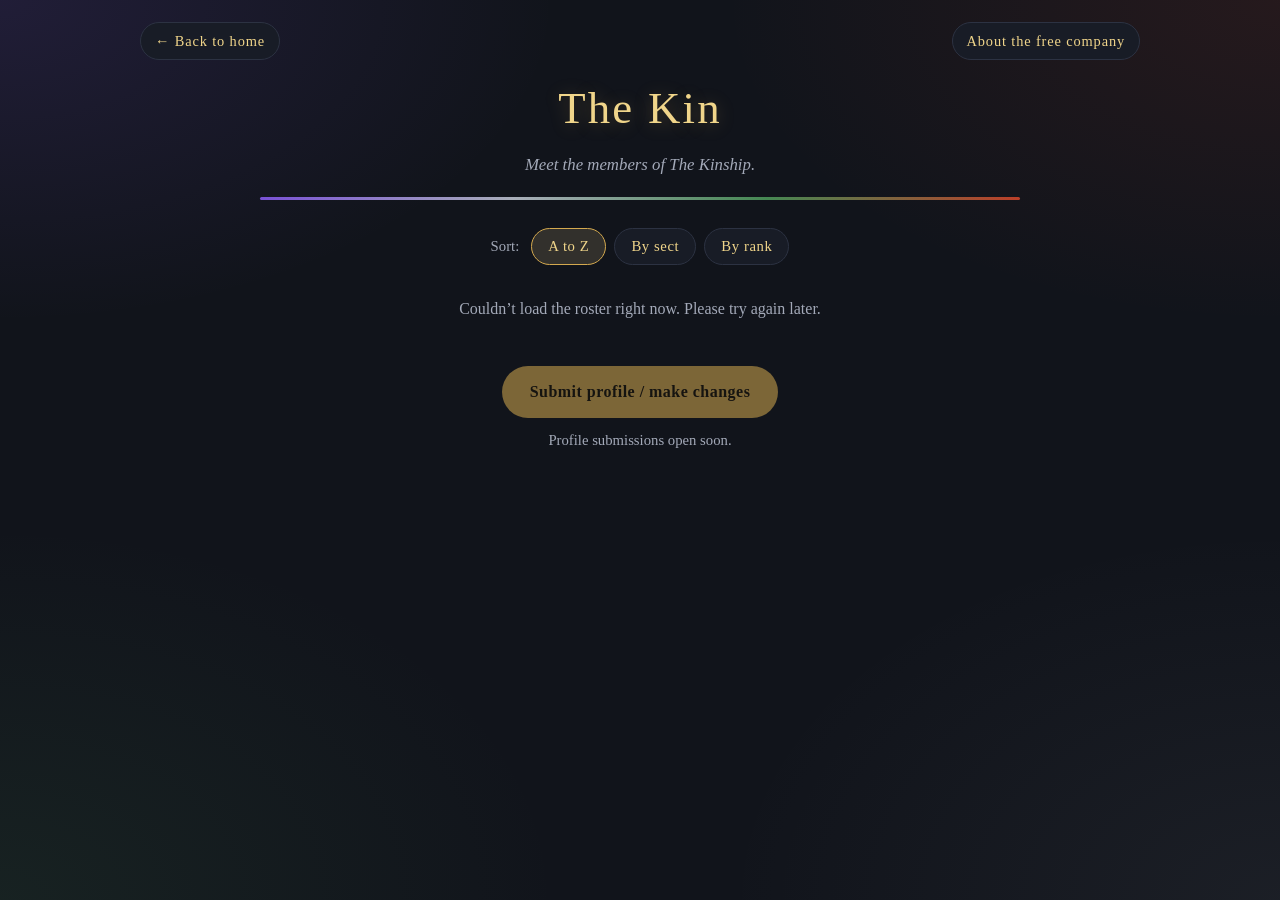
<file: roster.html>
<!DOCTYPE html>
<html lang="en">
<head>
<meta charset="utf-8">
<meta name="viewport" content="width=device-width, initial-scale=1">
<title>The Kin | The Kinship</title>
<meta name="description" content="Meet the members of The Kinship.">
<link rel="stylesheet" href="kinship.css">
<style>
  .sortbar { display: flex; flex-wrap: wrap; justify-content: center; align-items: center; gap: 8px; margin: 22px 0 6px; }
  .sortbar span { color: var(--muted); font-size: .92rem; margin-right: 4px; }
  .sortbar button {
    font: inherit; font-size: .92rem; color: var(--gold-soft); background: var(--panel); cursor: pointer;
    border: 1px solid var(--edge); border-radius: 999px; padding: 5px 16px; letter-spacing: .04em;
  }
  .sortbar button[aria-pressed="true"] { border-color: var(--gold); background: color-mix(in srgb, var(--gold) 14%, var(--panel)); }
  .sortbar button:hover, .sortbar button:focus-visible { border-color: var(--gold); }
  .group-head { margin: 30px 0 4px; font-size: 1.1rem; letter-spacing: .06em; color: var(--c); border-bottom: 1px solid color-mix(in srgb, var(--c) 40%, var(--edge)); }
  .grid { display: grid; grid-template-columns: repeat(auto-fill, minmax(190px, 1fr)); gap: 16px; margin-top: 16px; }
  .person {
    font: inherit; color: inherit; text-align: center; cursor: pointer; padding: 0 0 14px;
    background: var(--panel); border: 1px solid var(--edge); border-top: 3px solid var(--c); border-radius: 14px; overflow: hidden;
  }
  .person:hover, .person:focus-visible { box-shadow: 0 0 22px color-mix(in srgb, var(--c) 35%, transparent); border-color: var(--c); }
  .person .pic { aspect-ratio: 1; background: #0d1016; display: block; }
  .person .pic img { width: 100%; height: 100%; object-fit: cover; display: block; }
  .person .nm { display: block; margin-top: 10px; font-size: 1.08rem; color: var(--gold-soft); padding: 0 8px; }
  .person .sc { display: block; font-size: .85rem; color: var(--c); letter-spacing: .05em; }
  .person .rk { display: block; font-size: .82rem; color: var(--muted); }
  .empty { text-align: center; color: var(--muted); margin-top: 30px; }
  dialog { background: var(--panel); color: var(--text); border: 1px solid var(--c); border-radius: 16px; padding: 0; max-width: min(560px, 94vw); width: 100%; }
  dialog::backdrop { background: rgba(5,6,10,.72); }
  .prof { padding: 22px; text-align: center; }
  .prof img { max-width: 100%; max-height: 52vh; border-radius: 12px; display: block; margin: 0 auto 14px; }
  .prof h2 { margin: 0; font-weight: normal; color: var(--gold-soft); font-size: 1.6rem; }
  .prof .sc { color: var(--c); letter-spacing: .06em; }
  .prof .rk { color: var(--muted); font-size: .92rem; }
  .prof dl { margin: 12px 0 0; color: var(--muted); }
  .prof dl b { color: var(--text); font-weight: normal; }
  .prof p { text-align: left; margin: 14px 0 0; white-space: pre-line; }
  .prof .btns { display: flex; justify-content: center; gap: 10px; margin-top: 16px; flex-wrap: wrap; }
  .prof .btns a, .prof .btns button {
    font: inherit; text-decoration: none; cursor: pointer; padding: 8px 20px; border-radius: 999px;
    border: 1px solid var(--edge); background: var(--bg); color: var(--gold-soft);
  }
  .prof .btns a { background: var(--gold); color: #1a1408; border-color: var(--gold); }
  .submit { text-align: center; margin: 44px 0 0; }
  .submit p { color: var(--muted); font-size: .92rem; margin: 10px 0 0; }
  .submit a { display: inline-block; padding: 12px 28px; border-radius: 999px; background: var(--gold); color: #1a1408; font-weight: 600; text-decoration: none; letter-spacing: .03em; }
  .submit a.off { opacity: .55; pointer-events: none; }
</style>
</head>
<body>
<div class="wrap">
  <nav class="topnav">
    <a class="pill" href="index.html">&larr; Back to home</a>
    <a class="pill" href="explore.html">About the free company</a>
  </nav>

  <header class="hero">
    <h1>The Kin</h1>
    <p class="sub">Meet the members of The Kinship.</p>
    <div class="rule" aria-hidden="true"></div>
  </header>

  <div class="sortbar" role="group" aria-label="Sort the roster">
    <span>Sort:</span>
    <button type="button" data-sort="az" aria-pressed="true">A to Z</button>
    <button type="button" data-sort="sect" aria-pressed="false">By sect</button>
    <button type="button" data-sort="rank" aria-pressed="false">By rank</button>
  </div>

  <main id="roster"><p class="empty">Loading…</p></main>

  <section class="submit">
    <a class="off" id="submitBtn" href="#" aria-disabled="true">Submit profile / make changes</a>
    <p id="submitNote">Profile submissions open soon.</p>
  </section>
</div>

<dialog id="dlg" aria-label="Profile"><div class="prof" id="prof"></div></dialog>

<script>
const FACTION_URL = "https://docs.google.com/spreadsheets/d/e/2PACX-1vTAGpMH_xMZvl3V_Pxo-e57S1D9Q2RhjpGxtN2romaYZer0CjAI3qlYzgZa4SUpNZsIbX0Dt3ag6-Jg/pub?gid=0&single=true&output=csv";
const SECTS = {
  onyx:  { name: "The Onyx Blood Guard", color: "#8b5cf6" },
  iron:  { name: "The Iron Pack",        color: "#8fa6cf" },
  life:  { name: "The Life Watch",       color: "#4f9d5d" },
  ember: { name: "The Ember Court",      color: "#d9472b" },
};
const SECT_ORDER = ["onyx", "iron", "life", "ember"];
const $ = id => document.getElementById(id);
const safeUrl = u => /^https?:\/\//i.test(u || "") ? u : "";

function parseCSV(text) {
  const rows = []; let row = [], cell = "", q = false;
  for (let i = 0; i < text.length; i++) {
    const c = text[i];
    if (q) { if (c === '"' && text[i + 1] === '"') { cell += '"'; i++; } else if (c === '"') q = false; else cell += c; }
    else if (c === '"') q = true;
    else if (c === ",") { row.push(cell); cell = ""; }
    else if (c === "\n" || c === "\r") { if (c === "\r" && text[i + 1] === "\n") i++; row.push(cell); rows.push(row); row = []; cell = ""; }
    else cell += c;
  }
  if (cell !== "" || row.length) { row.push(cell); rows.push(row); }
  return rows.filter(r => r.some(x => x.trim() !== ""));
}
async function load(url) { const r = await fetch(url); if (!r.ok) throw new Error(r.status); return parseCSV(await r.text()); }

function sectKey(s) {
  const t = (s || "").toLowerCase();
  if (t.includes("onyx") || t.includes("blood")) return "onyx";
  if (t.includes("iron") || t.includes("vanguard")) return "iron";
  if (t.includes("life") || t.includes("watch")) return "life";
  if (t.includes("ember") || t.includes("court")) return "ember";
  return "";
}
function rankIndex(r) {
  const t = (r || "").toLowerCase();
  if (t.includes("harbinger")) return 0;
  if (t.includes("advocate")) return 1;
  if (/leader|prefect|commander|warden|baron/.test(t)) return 2;
  return 3;
}
const RANK_NAMES = ["The Harbinger", "The Advocates", "Sect Leaders", "The Kin"];
const portrait = f => !f ? "" : (/^https?:\/\//i.test(f) ? f : "images/roster/" + encodeURIComponent(f));
const colorOf = p => SECTS[sectKey(p.sect)]?.color || "#a3a9b8";
const sectLabel = p => SECTS[sectKey(p.sect)]?.name || p.sect || "Kin";
const byName = (a, b) => a.name.localeCompare(b.name, undefined, { sensitivity: "base" });

let people = [], sort = "az";

function card(p) {
  const b = document.createElement("button");
  b.type = "button"; b.className = "person"; b.style.setProperty("--c", colorOf(p));
  const pic = document.createElement("span"); pic.className = "pic";
  if (p.portrait) { const im = document.createElement("img"); im.src = portrait(p.portrait); im.alt = ""; im.loading = "lazy"; im.onerror = () => im.remove(); pic.appendChild(im); }
  const nm = document.createElement("span"); nm.className = "nm"; nm.textContent = p.name;
  const sc = document.createElement("span"); sc.className = "sc"; sc.textContent = sectLabel(p);
  b.append(pic, nm, sc);
  if (p.rank) { const rk = document.createElement("span"); rk.className = "rk"; rk.textContent = p.rank; b.appendChild(rk); }
  b.onclick = () => openProfile(p);
  return b;
}

function render() {
  const box = $("roster"); box.textContent = "";
  document.querySelectorAll(".sortbar button").forEach(x => x.setAttribute("aria-pressed", String(x.dataset.sort === sort)));
  if (!people.length) { const e = document.createElement("p"); e.className = "empty"; e.textContent = "No profiles yet."; box.appendChild(e); return; }
  const groups = [];
  if (sort === "az") groups.push({ title: "", list: [...people].sort(byName) });
  else if (sort === "sect") {
    [...SECT_ORDER, ""].forEach(k => {
      const list = people.filter(p => sectKey(p.sect) === k).sort((a, b) => (a.order - b.order) || byName(a, b));
      if (list.length) groups.push({ title: k ? SECTS[k].name : "Kin (no sect yet)", color: k ? SECTS[k].color : "", list });
    });
  } else {
    RANK_NAMES.forEach((n, i) => {
      const list = people.filter(p => rankIndex(p.rank) === i).sort((a, b) => (a.order - b.order) || byName(a, b));
      if (list.length) groups.push({ title: n, list });
    });
  }
  groups.forEach(g => {
    if (g.title) { const h = document.createElement("h2"); h.className = "group-head"; h.textContent = g.title; if (g.color) h.style.setProperty("--c", g.color); box.appendChild(h); }
    const grid = document.createElement("div"); grid.className = "grid";
    g.list.forEach(p => grid.appendChild(card(p))); box.appendChild(grid);
  });
}

function openProfile(p) {
  const d = $("dlg"), box = $("prof"); box.textContent = "";
  d.style.setProperty("--c", colorOf(p));
  if (p.portrait) { const im = document.createElement("img"); im.src = portrait(p.portrait); im.alt = p.name + " portrait"; im.onerror = () => im.remove(); box.appendChild(im); }
  const h = document.createElement("h2"); h.textContent = p.name; box.appendChild(h);
  const sc = document.createElement("div"); sc.className = "sc"; sc.textContent = sectLabel(p); box.appendChild(sc);
  if (p.rank) { const rk = document.createElement("div"); rk.className = "rk"; rk.textContent = p.rank; box.appendChild(rk); }
  const dl = document.createElement("dl");
  [["Race", p.race], ["Age", p.age]].forEach(([k, v]) => { if (v) { const r = document.createElement("div"); const b = document.createElement("b"); b.textContent = v; r.append(k + ": ", b); dl.appendChild(r); } });
  box.appendChild(dl);
  if (p.bio) { const bio = document.createElement("p"); bio.textContent = p.bio; box.appendChild(bio); }
  const btns = document.createElement("div"); btns.className = "btns";
  const c = safeUrl(p.carrd);
  if (c) { const a = document.createElement("a"); a.href = c; a.target = "_blank"; a.rel = "noopener"; a.textContent = "Open their Carrd"; btns.appendChild(a); }
  const close = document.createElement("button"); close.type = "button"; close.textContent = "Close"; close.onclick = () => d.close(); btns.appendChild(close);
  box.appendChild(btns);
  d.showModal();
}
$("dlg").addEventListener("click", e => { if (e.target === $("dlg")) $("dlg").close(); });
document.querySelectorAll(".sortbar button").forEach(b => b.onclick = () => { sort = b.dataset.sort; render(); });

(async function main() {
  let d = {};
  try {
    (await load(FACTION_URL)).slice(1).forEach(r => { d[(r[0] || "").trim().toLowerCase()] = (r[1] || "").trim(); });
  } catch (e) { $("roster").innerHTML = '<p class="empty">Couldn’t load the roster right now. Please try again later.</p>'; return; }

  const form = safeUrl(d.profile_form_url) || safeUrl(d.application_url);
  if (form) { const a = $("submitBtn"); a.href = form; a.target = "_blank"; a.rel = "noopener"; a.classList.remove("off"); a.removeAttribute("aria-disabled"); $("submitNote").textContent = "Opens the form in a new tab."; }

  const url = safeUrl(d.roster_csv_url);
  if (!url) { $("roster").innerHTML = '<p class="empty">The roster opens soon.</p>'; return; }
  try {
    const rows = await load(url);
    const head = rows[0].map(h => h.trim().toLowerCase());
    const ix = n => head.indexOf(n), cell = (r, n) => (ix(n) >= 0 && r[ix(n)] ? r[ix(n)].trim() : "");
    people = rows.slice(1).map(r => ({
      name: cell(r, "name"), sect: cell(r, "sect"), rank: cell(r, "rank"), race: cell(r, "race"), age: cell(r, "age"),
      bio: cell(r, "bio"), portrait: cell(r, "portrait"), carrd: cell(r, "carrd_url"),
      status: cell(r, "status").toLowerCase(), order: parseFloat(cell(r, "order")) || 999,
    })).filter(p => p.name && p.status !== "hidden");
    render();
  } catch (e) { $("roster").innerHTML = '<p class="empty">Couldn’t load the roster right now. Please try again later.</p>'; }
})();
</script>
</body>
</html>
</file>
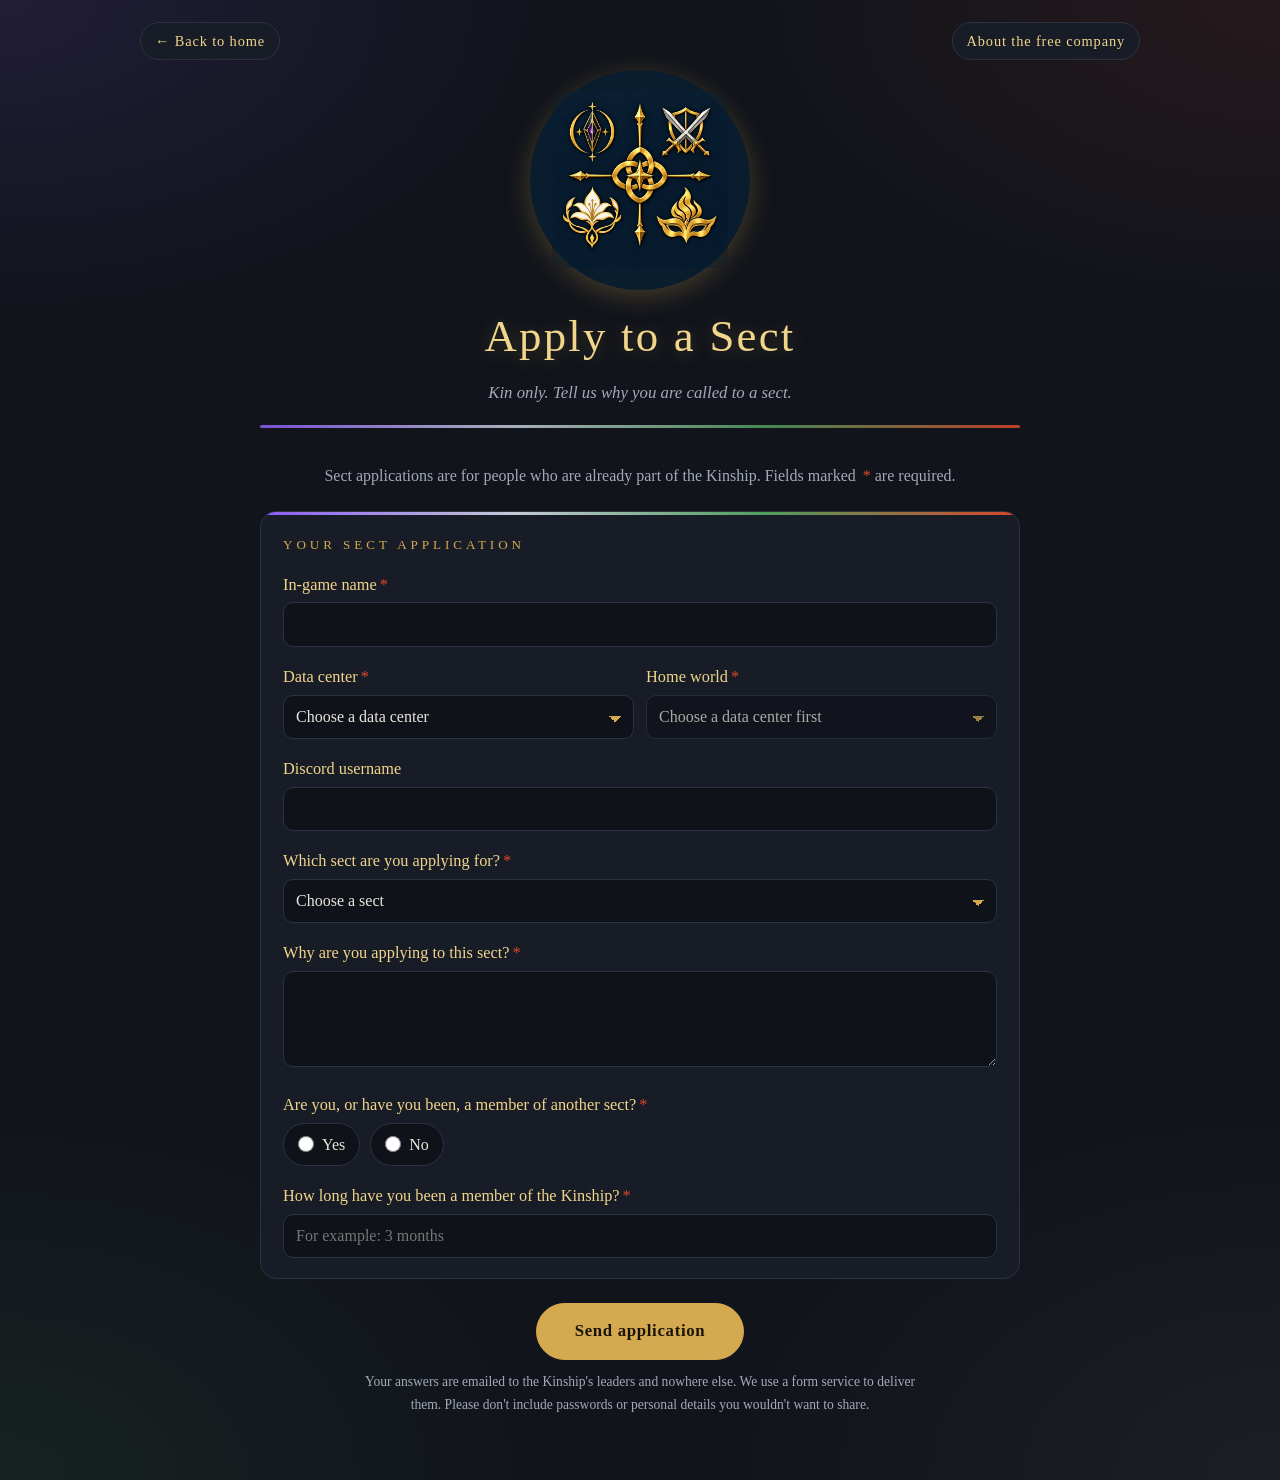
<file: sect-apply.html>
<!DOCTYPE html>
<html lang="en">
<head>
<meta charset="utf-8">
<meta name="viewport" content="width=device-width, initial-scale=1">
<title>Apply to a Sect | The Kinship</title>
<meta name="description" content="Apply to join one of the four sects of The Kinship.">
<link rel="stylesheet" href="kinship.css">
<link rel="stylesheet" href="form.css">
</head>
<body>
<div class="wrap">

  <nav class="topnav">
    <a class="pill" href="index.html">&larr; Back to home</a>
    <a class="pill" href="explore.html">About the free company</a>
  </nav>

  <header class="hero">
    <div class="emblem fit"><img src="images/sects-emblem.jpg" alt=""></div>
    <h1>Apply to a Sect</h1>
    <p class="sub">Kin only. Tell us why you are called to a sect.</p>
    <div class="rule" aria-hidden="true"></div>
  </header>

  <div class="fwrap">
    <p class="intro" style="margin-bottom:22px">Sect applications are for people who are already part of the Kinship. Fields marked <span class="req">*</span> are required.</p>
    <div class="thanks" id="thanks" hidden>
      <h2>Thank you!</h2>
      <p id="thanksText"></p>
      <p><a class="pill" href="index.html">Back to home</a></p>
    </div>
    <form class="fform" id="appForm" novalidate>
      <div class="trap" aria-hidden="true"><label>Leave this box empty <input type="checkbox" name="botcheck" tabindex="-1" autocomplete="off"></label></div>
      <section class="fpanel sects">
        <h2>Your sect application</h2>
        <div class="field"><label for="ign">In-game name<span class="req">*</span></label><input type="text" id="ign" name="In-game name" required maxlength="60" autocomplete="off"></div>
        <div class="row2">
          <div class="field"><label for="dc">Data center<span class="req">*</span></label><select id="dc" name="Data center" required></select></div>
          <div class="field"><label for="world">Home world<span class="req">*</span></label><select id="world" name="Home world" required></select></div>
        </div>
        <div class="field"><label for="discord">Discord username</label><input type="text" id="discord" name="Discord username" maxlength="60" autocomplete="off"></div>
        <div class="field"><label for="sect">Which sect are you applying for?<span class="req">*</span></label><select id="sect" name="Sect applying for" required></select></div>
        <div class="field"><label for="why">Why are you applying to this sect?<span class="req">*</span></label><textarea id="why" name="Why this sect" required maxlength="2500"></textarea></div>
        <div class="field"><span class="lbl">Are you, or have you been, a member of another sect?<span class="req">*</span></span><div class="opts"><label class="opt"><input type="radio" name="Member of another sect" value="Yes" required> Yes</label><label class="opt"><input type="radio" name="Member of another sect" value="No"> No</label></div>
          <div class="sub" id="otherBox" hidden><label for="othersect" class="hint">Which sect?</label><input type="text" id="othersect" name="Other sect" maxlength="120" data-reqwhen="1"></div></div>
        <div class="field"><label for="howlong">How long have you been a member of the Kinship?<span class="req">*</span></label><input type="text" id="howlong" name="Time in the Kinship" required maxlength="80" placeholder="For example: 3 months"></div>
      </section>

      <div class="msg err" id="formErr" role="alert" hidden></div>
      <div class="submit">
        <button class="send" type="submit">Send application</button>
        <p class="privacy">Your answers are emailed to the Kinship's leaders and nowhere else. We use a form service to deliver them. Please don't include passwords or personal details you wouldn't want to share.</p>
      </div>
    </form>
  </div>
</div>
<script src="forms.js"></script>
<script>
worldPicker("dc", "world");
sectPicker("sect");
toggleOn("Member of another sect", "otherBox", v => v === "Yes");
wireForm("appForm", FORM_KEYS.sect, "Sect application", "In-game name");
$("thanksText").textContent = "Your sect application has been sent. A leader of that sect will be in touch.";
</script>
</body>
</html>
</file>
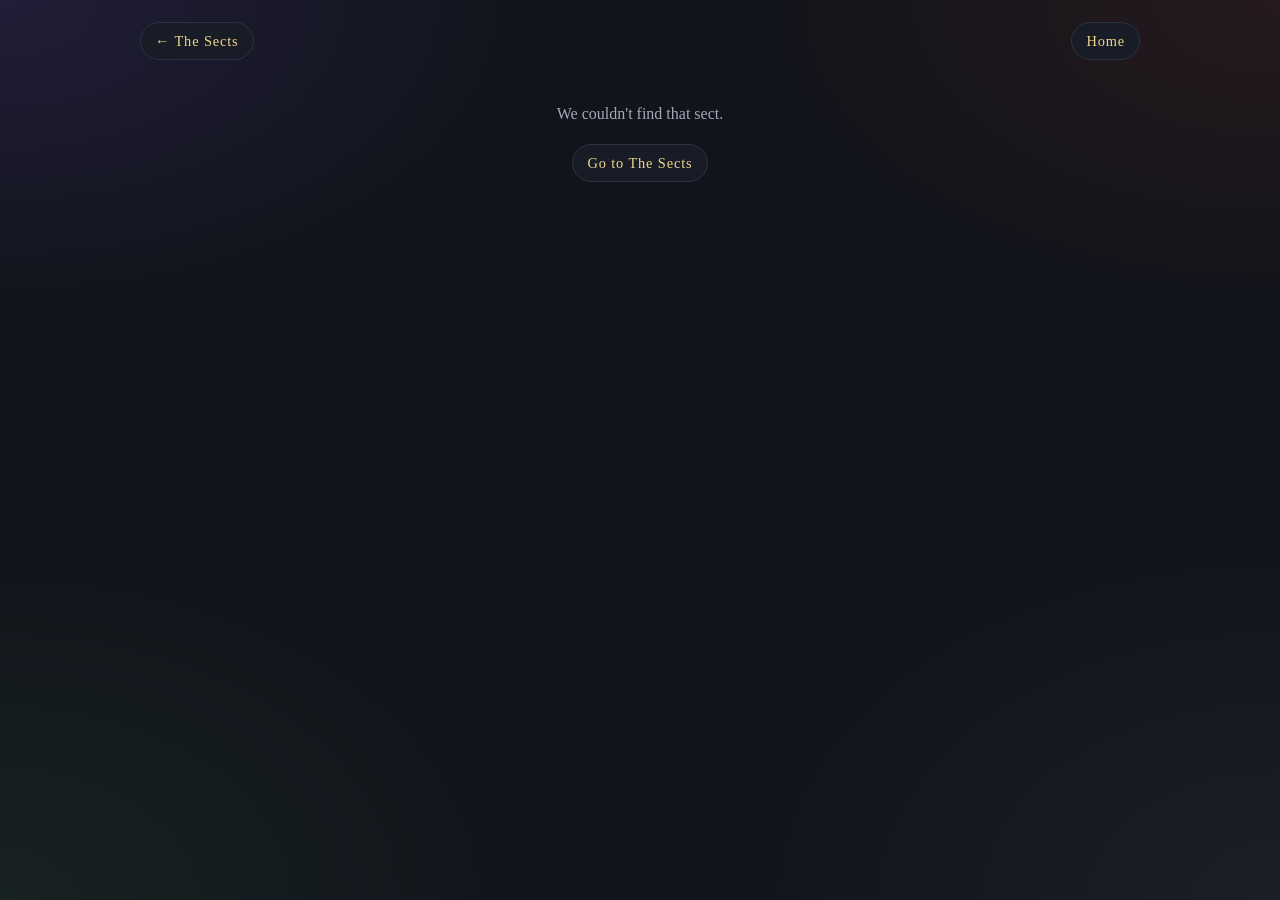
<file: sect.html>
<!DOCTYPE html>
<html lang="en">
<head>
<meta charset="utf-8">
<meta name="viewport" content="width=device-width, initial-scale=1">
<meta name="robots" content="noindex">
<title>Sect | The Kinship</title>
<link rel="stylesheet" href="kinship.css">
</head>
<body>
<div class="wrap" id="wrap">

  <nav class="topnav">
    <a class="pill" href="sects.html">&larr; The Sects</a>
    <a class="pill" href="index.html">Home</a>
  </nav>

  <main id="app"></main>

</div>

<script src="kinship.js?v=3"></script>
<script>
(function () {
  const K = window.Kinship;
  const key = (new URLSearchParams(location.search).get("s") || "").toLowerCase();
  const sect = K.SECTS[key];
  const app = document.getElementById("app");

  const el = (tag, cls, text) => { const e = document.createElement(tag); if (cls) e.className = cls; if (text != null) e.textContent = text; return e; };

  if (!sect) {
    const d = el("div", "err-box");
    d.append(el("p", null, "We couldn't find that sect."));
    const a = el("a", "pill", "Go to The Sects"); a.href = "sects.html"; d.append(a);
    app.append(d);
    return;
  }

  document.title = sect.name + " | The Kinship";
  document.documentElement.style.setProperty("--c", sect.color);

  if (K.isUnlocked(key)) render();
  else K.openGate(key, { dismissable: false, backHref: "sects.html", onSuccess: render });

  async function render() {
    // ----- hero -----
    const isCrypt = key === "crypt";
    const hero = el("header", "hero");
    const em = el("div", "emblem"); const im = el("img"); im.src = sect.img; im.alt = sect.name + " emblem"; em.append(im);
    hero.append(em, el("h1", null, isCrypt ? "Welcome to the Onyx Crypt" : sect.name));
    const chips = el("div", "chips"); chips.id = "chips";
    hero.append(chips, el("div", "rule sect"));
    app.append(hero);

    const stack = el("div", "stack");
    app.append(stack);
    const loading = el("p", "muted-note", "Loading…"); loading.style.textAlign = "center"; stack.append(loading);

    let data;
    try { data = await K.loadRows(key); }
    catch (e) {
      if (e.status === 401) { location.reload(); return; }   // the saved entry stopped working, so ask for the password again
      loading.textContent = "Couldn't load this page's content right now. Please try again later."; return;
    }
    loading.remove();

    const mine = section => data.rows.filter(r => r.sect === key && r.section === section).sort((a, b) => a.order - b.order);
    // Who is in this sect comes from the Roster tab, so the count and the list always match the real members.
    let members = mine("member");
    try { members = (await K.loadRoster()).filter(p => p.sect === key).map(p => ({ title: p.name, text: p.rank })); } catch (e) { /* keep the sheet's own list if the roster can't be read */ }

    // chips: leader + member count
    if (sect.leader) { const c = el("span", "chip"); c.append("Sect Leader: "); c.append(el("b", null, sect.leader)); chips.append(c); }
    if (!isCrypt) { const c = el("span", "chip"); c.append("Members: "); c.append(el("b", null, String(members.length))); chips.append(c); }
    if (!chips.children.length) chips.remove();

    // builders
    const panel = (title, feature) => { const p = el("section", "panel" + (feature ? " feature" : "")); p.append(el("h2", null, title)); return p; };
    const items = (p, rows, emptyText) => {
      if (!rows.length) { p.append(el("p", "muted-note", emptyText)); return; }
      rows.forEach(r => { const i = el("div", "item"); if (r.title) i.append(el("h3", null, r.title)); if (r.text) i.append(el("p", null, r.text)); p.append(i); });
    };

    const plots = panel(isCrypt ? "Current Plots" : "Current Plots", true);
    items(plots, mine("plot"), "No active plots right now.");

    const info = panel(isCrypt ? "Information" : "Sect Information");
    items(info, mine("info"), "Nothing here yet.");

    if (isCrypt) {
      stack.append(info, plots);
    } else {
      const notice = panel("Notice Board");
      items(notice, mine("notice"), "No notices right now.");

      const cols = el("div", "cols"); cols.append(notice, info);

      const rules = panel("Sect Rules");
      const rrows = mine("rules");
      if (!rrows.length) rules.append(el("p", "muted-note", "No rules posted yet."));
      else {
        const ol = el("ol", "rules");
        rrows.forEach(r => { const li = el("li"); const d = el("div"); if (r.title) d.append(el("span", "rt", r.title)); if (r.text) d.append(el("span", "rx", r.text)); li.append(d); ol.append(li); });
        rules.append(ol);
      }

      const roster = panel("Members");
      if (!members.length) roster.append(el("p", "muted-note", "No members listed yet."));
      else {
        const g = el("div", "roster");
        members.forEach(m => { const c = el("div", "member"); c.append(el("b", null, m.title)); if (m.text) c.append(el("span", null, m.text)); g.append(c); });
        roster.append(g);
      }
      stack.append(plots, cols, rules, roster);
    }

    // ----- the hidden knock link: Onyx Blood Guard page only -----
    if (key === "onyx") {
      const k = el("a", "knock", "Knock twice, bleed once");
      k.href = "#";
      k.addEventListener("click", e => {
        e.preventDefault();
        const go = () => { location.href = "sect.html?s=crypt"; };
        if (K.isUnlocked("crypt")) go(); else K.openGate("crypt", { dismissable: true, onSuccess: go });
      });
      document.getElementById("wrap").append(k);
    }
  }
})();
</script>
</body>
</html>
</file>
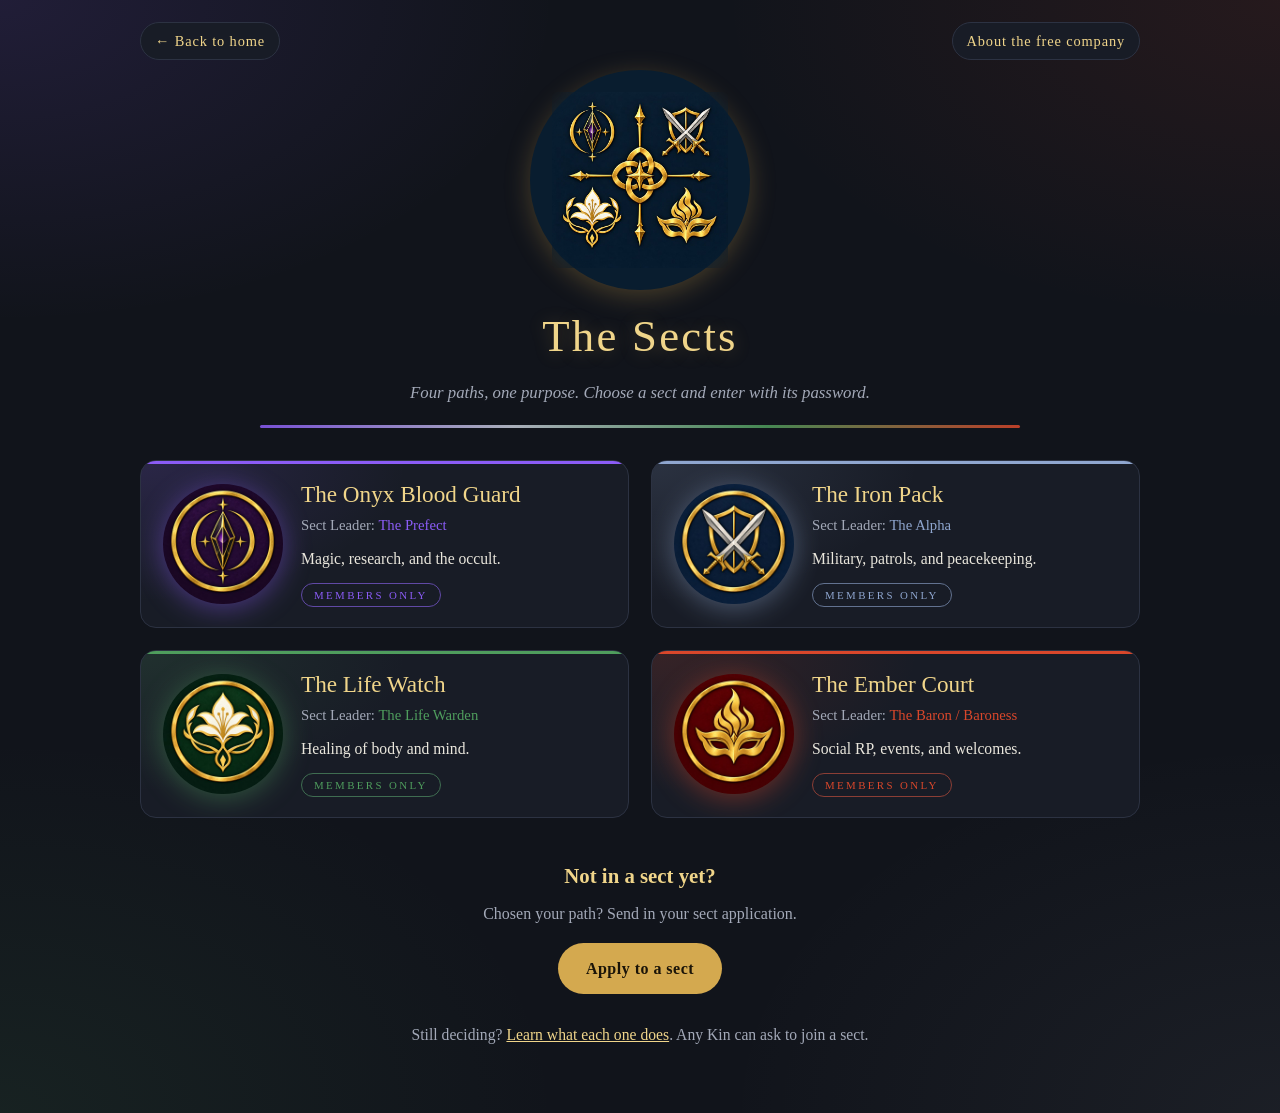
<file: sects.html>
<!DOCTYPE html>
<html lang="en">
<head>
<meta charset="utf-8">
<meta name="viewport" content="width=device-width, initial-scale=1">
<title>The Sects | The Kinship</title>
<meta name="description" content="The four sects of The Kinship. Members only.">
<link rel="stylesheet" href="kinship.css">
</head>
<body>
<div class="wrap">

  <nav class="topnav">
    <a class="pill" href="index.html">&larr; Back to home</a>
    <a class="pill" href="explore.html">About the free company</a>
  </nav>

  <header class="hero">
    <div class="emblem fit"><img src="images/sects-emblem.jpg" alt="The four sect emblems"></div>
    <h1>The Sects</h1>
    <p class="sub">Four paths, one purpose. Choose a sect and enter with its password.</p>
    <div class="rule" aria-hidden="true"></div>
  </header>

  <main class="scards" id="cards"></main>

  <section class="apply" aria-labelledby="applyHead">
    <h2 id="applyHead">Not in a sect yet?</h2>
    <p>Chosen your path? Send in your sect application.</p>
    <a class="apply-btn" id="sectApply" href="sect-apply.html">Apply to a sect</a>
  </section>

  <p class="foot-note">Still deciding? <a href="explore.html">Learn what each one does</a>. Any Kin can ask to join a sect.</p>
</div>

<script src="kinship.js"></script>
<script>
(function () {
  const K = window.Kinship;
  const box = document.getElementById("cards");

  K.ORDER.forEach(key => {
    const s = K.SECTS[key];
    const btn = document.createElement("button");
    btn.type = "button"; btn.className = "scard"; btn.dataset.sect = key;
    btn.style.setProperty("--c", s.color);
    btn.setAttribute("aria-label", s.name + ", members only. Opens a password prompt.");

    const img = document.createElement("img"); img.src = s.img; img.alt = ""; img.loading = "lazy";
    const txt = document.createElement("div");
    const h = document.createElement("h2"); h.textContent = s.name;
    const l = document.createElement("p"); l.className = "leader";
    l.append("Sect Leader: "); const b = document.createElement("b"); b.textContent = s.leader; l.append(b);
    const bl = document.createElement("p"); bl.className = "blurb"; bl.textContent = s.blurb;
    const lock = document.createElement("span"); lock.className = "lock";
    lock.textContent = K.isUnlocked(key) ? "Unlocked ✓" : "Members only";
    txt.append(h, l, bl, lock);
    btn.append(img, txt);

    const go = () => { window.location.href = "sect.html?s=" + key; };
    btn.addEventListener("click", () => {
      if (K.isUnlocked(key)) go();
      else K.openGate(key, { dismissable: true, onSuccess: go });
    });
    box.append(btn);
  });
})();
</script>
</body>
</html>
</file>
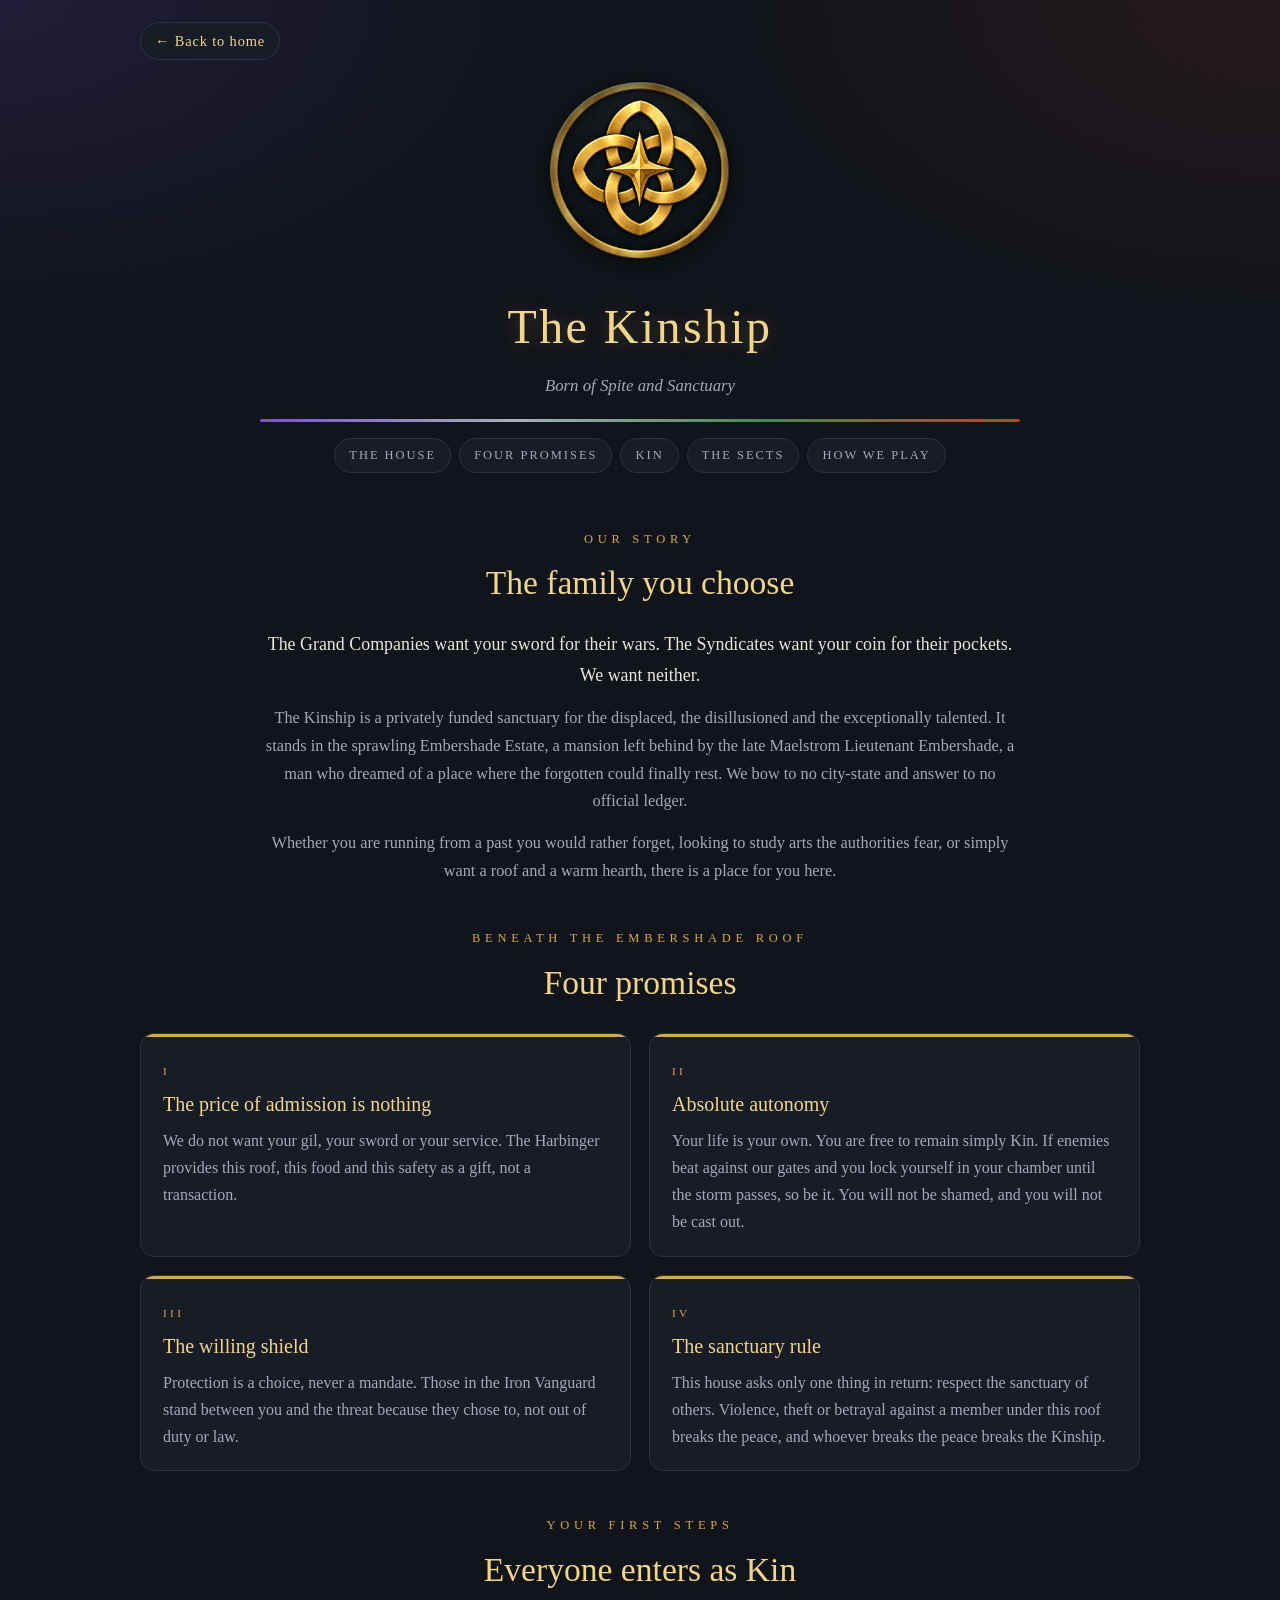
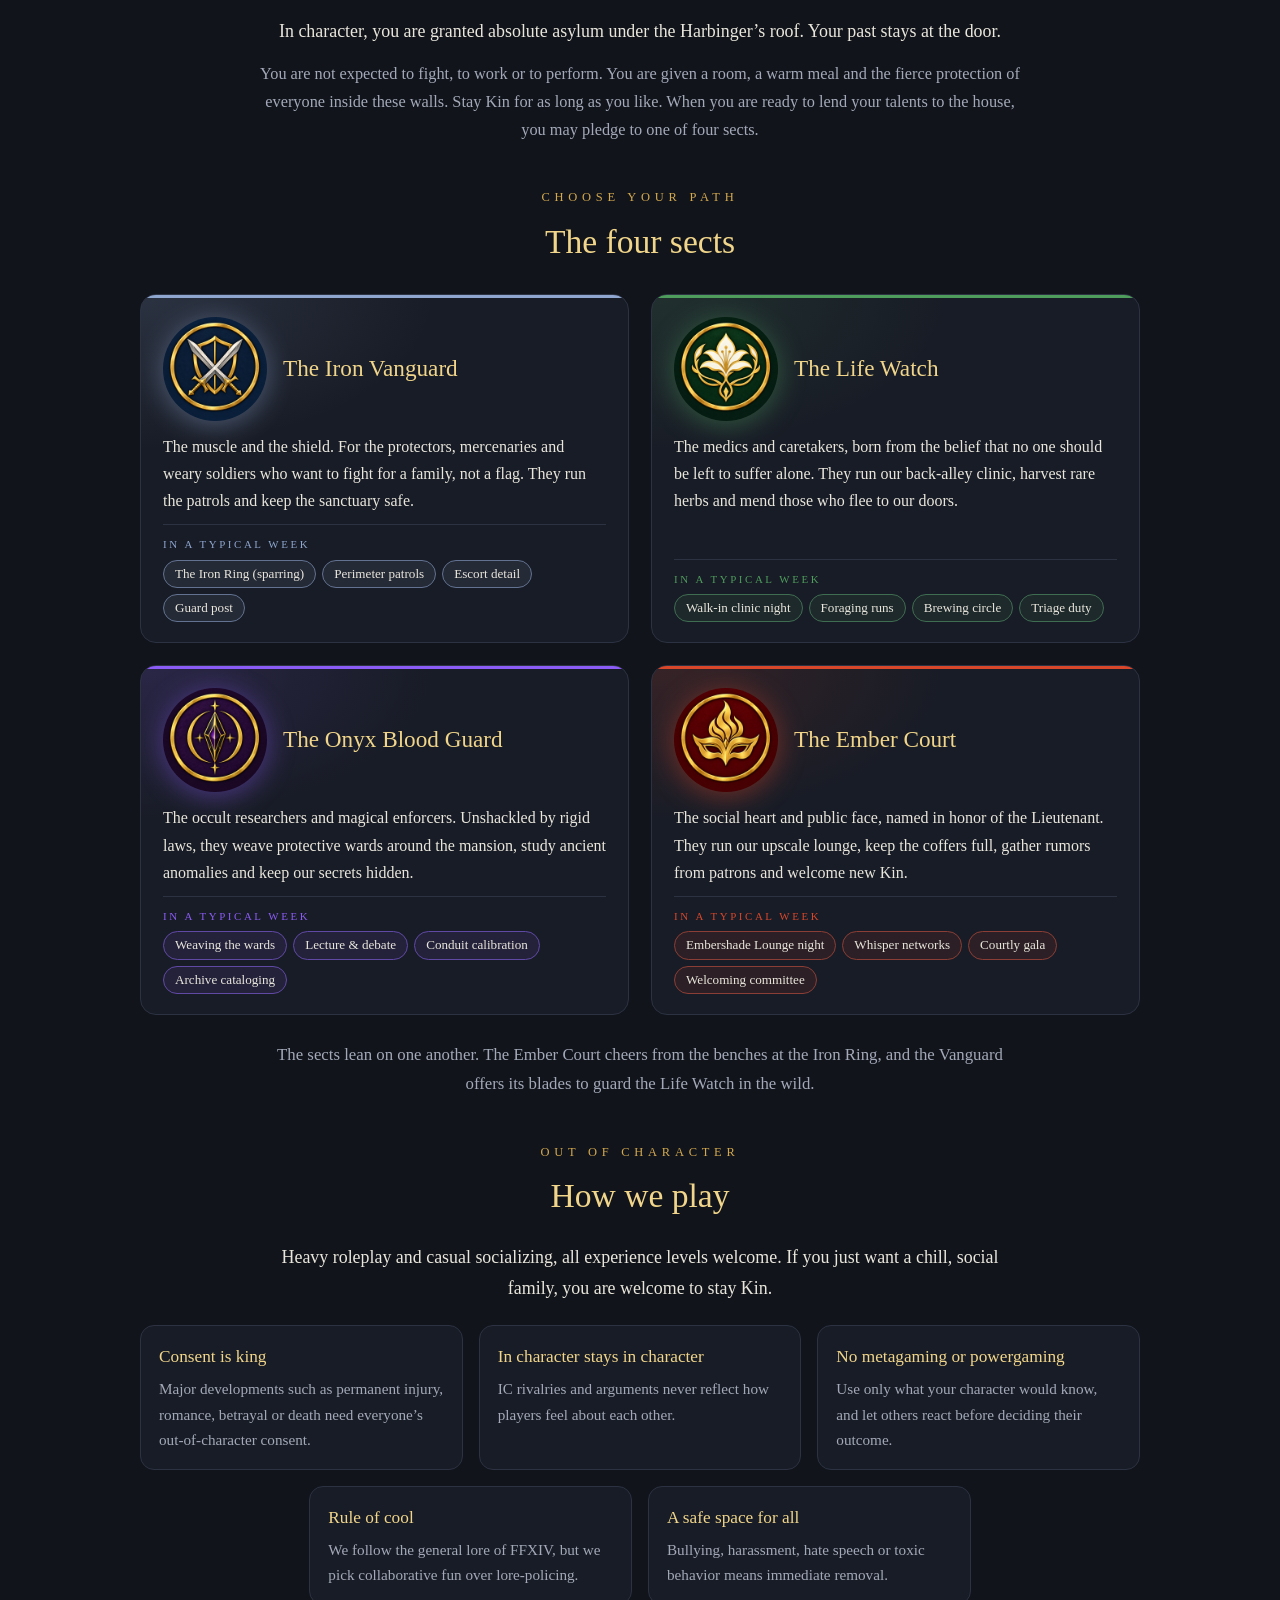
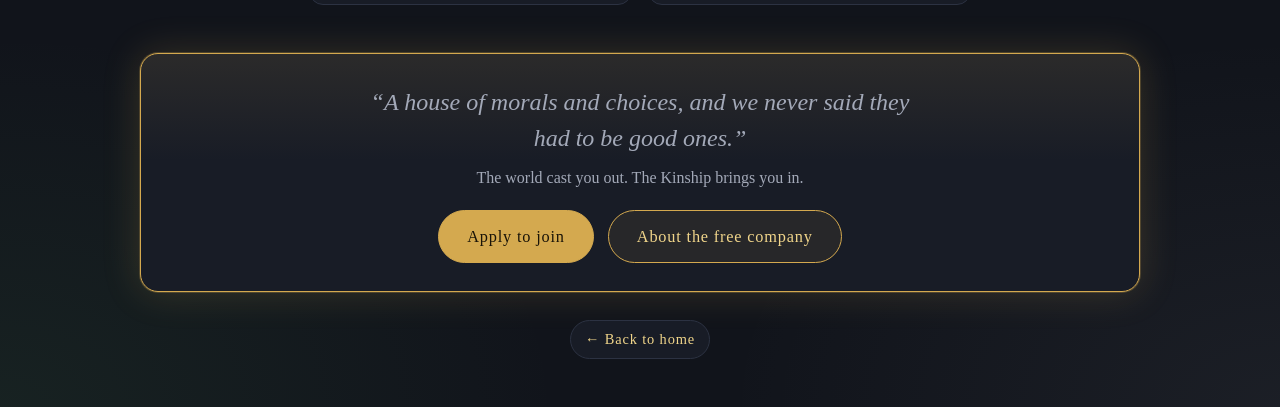
<file: story.html>
<!DOCTYPE html>
<html lang="en">
<head>
<meta charset="utf-8">
<meta name="viewport" content="width=device-width, initial-scale=1">
<meta name="robots" content="noindex">
<title>The Kinship: Our Story</title>
<meta name="description" content="Born of spite and sanctuary. The story of The Kinship, what we role-play and how we play.">
<style>
  :root {
    --bg: #11141b;
    --panel: #181c26;
    --edge: #2c3242;
    --text: #e9e6dc;
    --muted: #a3a9b8;
    --gold: #d4a94f;
    --gold-soft: #f0d58a;
    --purple: #8b5cf6;
    --silver: #c4cad6;
    --steel: #8fa6cf;
    --green: #4f9d5d;
    --red: #d9472b;
    --sects: linear-gradient(90deg, var(--purple), var(--silver), var(--green), var(--red));
  }
  * { box-sizing: border-box; }
  html { scroll-behavior: smooth; scroll-padding-top: 16px; }
  body {
    margin: 0;
    background:
      radial-gradient(900px 520px at 0% 0%, rgba(139,92,246,.13), transparent 62%),
      radial-gradient(900px 520px at 100% 0%, rgba(217,71,43,.10), transparent 62%),
      radial-gradient(900px 600px at 0% 100%, rgba(79,157,93,.10), transparent 62%),
      radial-gradient(900px 600px at 100% 100%, rgba(196,202,214,.06), transparent 62%),
      var(--bg);
    background-repeat: no-repeat;
    color: var(--text);
    font-family: Georgia, "Times New Roman", serif;
    line-height: 1.7;
  }
  a { color: inherit; }
  .wrap { max-width: 1040px; margin: 0 auto; padding: 22px 20px 48px; }

  /* ---------- Top bar ---------- */
  .back {
    display: inline-block; text-decoration: none; color: var(--gold-soft);
    font-size: .9rem; letter-spacing: .06em; padding: 6px 14px;
    border: 1px solid var(--edge); border-radius: 999px; background: var(--panel);
  }
  .back:hover, .back:focus-visible { border-color: var(--gold); box-shadow: 0 0 16px rgba(212,169,79,.25); }

  /* ---------- Hero ---------- */
  .hero { text-align: center; padding: 10px 0 6px; }
  .hero .emblem {
    width: clamp(140px, 22vw, 210px); aspect-ratio: 1; margin: 0 auto 6px;
    -webkit-mask-image: radial-gradient(closest-side, #000 70%, transparent 100%);
            mask-image: radial-gradient(closest-side, #000 70%, transparent 100%);
  }
  .hero .emblem img { width: 100%; height: 100%; display: block; object-fit: contain; mix-blend-mode: lighten; }
  .hero h1 {
    margin: 0; font-weight: normal; letter-spacing: .05em;
    font-size: clamp(1.9rem, 4.6vw, 3rem); color: var(--gold-soft);
    text-shadow: 0 2px 18px rgba(212,169,79,.28);
  }
  .hero .sub { margin: 4px 0 0; color: var(--muted); font-style: italic; font-size: 1.05rem; }
  .sect-rule { height: 3px; border-radius: 3px; background: var(--sects); opacity: .85; margin: 18px auto 0; max-width: 760px; }

  /* ---------- Jump links ---------- */
  .jump { display: flex; flex-wrap: wrap; justify-content: center; gap: 8px; margin: 16px 0 6px; }
  .jump a {
    text-decoration: none; font-size: .78rem; letter-spacing: .16em; text-transform: uppercase;
    color: var(--muted); padding: 6px 14px; border: 1px solid var(--edge); border-radius: 999px; background: var(--panel);
  }
  .jump a:hover, .jump a:focus-visible { color: var(--gold-soft); border-color: var(--gold); }

  /* ---------- Sections ---------- */
  section { margin-top: 44px; }
  .eyebrow { margin: 0; text-align: center; font-size: .78rem; letter-spacing: .38em; text-transform: uppercase; color: var(--gold); }
  h2 {
    margin: 4px 0 18px; text-align: center; font-weight: normal;
    font-size: clamp(1.5rem, 3.4vw, 2.1rem); color: var(--gold-soft);
  }
  .lead { max-width: 760px; margin: 0 auto 14px; text-align: center; color: var(--text); font-size: 1.12rem; }
  .lead.muted { color: var(--muted); font-size: 1.02rem; }

  /* ---------- What we offer ---------- */
  .offer { display: grid; grid-template-columns: repeat(3, 1fr); gap: 18px; margin-top: 22px; }
  .tile {
    border: 1px solid var(--edge); border-radius: 14px; background: var(--panel);
    padding: 22px 20px 20px; position: relative; overflow: hidden;
  }
  .tile::before { content: ""; position: absolute; left: 0; right: 0; top: 0; height: 3px; background: var(--gold); }
  .tile:nth-child(2)::before { background: linear-gradient(90deg, var(--gold), var(--purple)); }
  .tile:nth-child(3)::before { background: linear-gradient(90deg, var(--gold), var(--green)); }
  .tile h3 { margin: 0 0 6px; font-weight: normal; font-size: 1.2rem; color: var(--gold-soft); }
  .tile p { margin: 0; color: var(--muted); }

  /* ---------- Structure ladder ---------- */
  .ladder { display: grid; grid-template-columns: repeat(4, 1fr); gap: 16px; margin-top: 22px; }
  .rung {
    border: 1px solid var(--edge); border-radius: 14px; background: var(--panel);
    padding: 18px 16px; text-align: center;
  }
  .rung .step { font-size: .7rem; letter-spacing: .3em; text-transform: uppercase; color: var(--gold); }
  .rung h3 { margin: 4px 0 2px; font-weight: normal; font-size: 1.3rem; color: var(--gold-soft); }
  .rung .role { margin: 0; color: var(--text); font-style: italic; }
  .rung .desc { margin: 8px 0 0; color: var(--muted); font-size: .95rem; }
  .rung.top {
    border-color: var(--gold);
    background: linear-gradient(180deg, rgba(212,169,79,.12), rgba(24,28,38,.95) 70%), var(--panel);
    box-shadow: 0 0 24px rgba(212,169,79,.18);
  }

  /* ---------- Sects ---------- */
  .sects { display: grid; grid-template-columns: repeat(2, 1fr); gap: 22px; margin-top: 24px; }
  .sect {
    --c: var(--gold);
    position: relative; overflow: hidden; display: flex; flex-direction: column;
    border: 1px solid var(--edge); border-radius: 16px; background: var(--panel);
    padding: 22px 22px 20px;
  }
  .sect::before { content: ""; position: absolute; left: 0; right: 0; top: 0; height: 3px; background: var(--c); }
  .sect::after {
    content: ""; position: absolute; inset: 0; pointer-events: none;
    background: radial-gradient(420px 220px at 0% 0%, color-mix(in srgb, var(--c) 16%, transparent), transparent 70%);
  }
  .sect > * { position: relative; z-index: 1; }
  .sect.onyx { --c: var(--purple); }
  .sect.vanguard { --c: var(--steel); }
  .sect.lifewatch { --c: var(--green); }
  .sect.ember { --c: var(--red); }
  .sect .head { display: flex; align-items: center; gap: 16px; margin-bottom: 12px; }
  .sect .head img {
    width: 104px; height: 104px; flex: 0 0 104px; object-fit: contain; border-radius: 50%;
    filter: drop-shadow(0 4px 14px color-mix(in srgb, var(--c) 45%, transparent));
  }
  .sect h3 { margin: 0; font-weight: normal; font-size: 1.45rem; color: var(--gold-soft); line-height: 1.2; }
  .sect .leader { margin: 4px 0 0; font-size: .92rem; color: var(--muted); }
  .sect .leader b { font-weight: normal; color: var(--c); letter-spacing: .04em; }
  .sect p.body { margin: 0 0 10px; color: var(--text); }
  .sect .for { margin: 0 0 8px; font-size: .95rem; color: var(--muted); }
  .sect .for b, .sect .eg b {
    display: block; font-weight: normal; font-size: .68rem; letter-spacing: .24em;
    text-transform: uppercase; color: var(--c); margin-bottom: 2px;
  }
  .sect .quiet { margin: 0 0 10px; font-size: .92rem; font-style: italic; color: var(--muted); }
  .sect .eg { margin-top: auto; padding-top: 10px; border-top: 1px solid var(--edge); }
  .chips { display: flex; flex-wrap: wrap; gap: 6px; margin-top: 6px; }
  .chip {
    font-size: .82rem; color: var(--text); padding: 2px 11px; border-radius: 999px;
    border: 1px solid color-mix(in srgb, var(--c) 55%, var(--edge));
    background: color-mix(in srgb, var(--c) 10%, transparent);
  }
  .closing { max-width: 760px; margin: 26px auto 0; text-align: center; color: var(--muted); font-size: 1.05rem; }


  /* ---------- Join CTA ---------- */
  .cta {
    margin-top: 48px; text-align: center; padding: 30px 22px 28px; border-radius: 18px;
    background: linear-gradient(180deg, rgba(212,169,79,.10), rgba(24,28,38,.95) 45%), var(--panel);
    border: 1px solid var(--gold);
    box-shadow: 0 0 0 1px rgba(212,169,79,.25), 0 0 38px rgba(212,169,79,.20);
  }
  .cta h2 { margin-bottom: 6px; }
  .cta p { max-width: 560px; margin: 0 auto 18px; color: var(--muted); }
  .btns { display: flex; flex-wrap: wrap; gap: 14px; justify-content: center; }
  .btn {
    display: inline-block; text-decoration: none; padding: 12px 28px; border-radius: 999px;
    border: 1px solid var(--gold); color: var(--gold-soft); font-size: 1.02rem; letter-spacing: .05em;
    background: rgba(212,169,79,.08); transition: background .2s, color .2s, box-shadow .2s;
  }
  .btn.primary { background: var(--gold); color: #1a1408; }
  .btn:hover, .btn:focus-visible { box-shadow: 0 0 22px rgba(212,169,79,.4); }
  .btn.primary:hover { background: var(--gold-soft); }
  .btn.off { opacity: .55; pointer-events: none; }
  .tiny { margin: 14px 0 0; font-size: .85rem; color: var(--muted); }

  footer { text-align: center; padding-top: 28px; }
  [hidden] { display: none !important; }

  /* ---------- Narrower screens ---------- */
  @media (max-width: 900px) {
    .sects { grid-template-columns: 1fr; }
    .ladder { grid-template-columns: repeat(2, 1fr); }
  }
  @media (max-width: 700px) {
    .offer { grid-template-columns: 1fr; }
    .ladder { grid-template-columns: 1fr; }
    .sect .head img { width: 84px; height: 84px; flex-basis: 84px; }
    section { margin-top: 38px; }
  }
  @media (prefers-reduced-motion: reduce) {
    html { scroll-behavior: auto; }
    * { transition: none !important; }
  }

  /* ---------- Story page ---------- */
  .quote { max-width: 760px; margin: 0 auto; text-align: center; font-size: clamp(1.15rem, 2.4vw, 1.5rem); color: var(--gold-soft); font-style: italic; line-height: 1.5; }
  .pillars { display: grid; grid-template-columns: repeat(2, 1fr); gap: 18px; margin-top: 22px; }
  .pillar { border: 1px solid var(--edge); border-radius: 14px; background: var(--panel); padding: 22px 22px 20px; position: relative; overflow: hidden; }
  .pillar::before { content: ""; position: absolute; left: 0; right: 0; top: 0; height: 3px; background: var(--gold); }
  .pillar .num { font-size: .7rem; letter-spacing: .3em; text-transform: uppercase; color: var(--gold); }
  .pillar h3 { margin: 4px 0 6px; font-weight: normal; font-size: 1.25rem; color: var(--gold-soft); }
  .pillar p { margin: 0; color: var(--muted); }
  .rules { display: grid; grid-template-columns: repeat(6, 1fr); gap: 16px; margin-top: 22px; }
  .rule { grid-column: span 2; }
  .rule:nth-child(4) { grid-column: 2 / span 2; }
  .rule { border: 1px solid var(--edge); border-radius: 14px; background: var(--panel); padding: 16px 18px; }
  .rule h3 { margin: 0 0 4px; font-weight: normal; font-size: 1.08rem; color: var(--gold-soft); }
  .rule p { margin: 0; color: var(--muted); font-size: .95rem; }
  .sect .body { margin-bottom: 12px; }
  .cta .quote { margin-bottom: 8px; }
  @media (max-width: 900px) { .rules { grid-template-columns: 1fr 1fr; } .rule, .rule:nth-child(4) { grid-column: auto; } }
  @media (max-width: 700px) { .pillars, .rules { grid-template-columns: 1fr; } }
</style>
</head>
<body>
<div class="wrap">

  <a class="back" href="index.html">&larr; Back to home</a>

  <header class="hero">
    <div class="emblem"><img src="images/kin-emblem.jpg" alt="The Kinship emblem"></div>
    <h1>The Kinship</h1>
    <p class="sub">Born of Spite and Sanctuary</p>
    <div class="sect-rule" aria-hidden="true"></div>
    <nav class="jump" aria-label="On this page">
      <a href="#house">The house</a>
      <a href="#promises">Four promises</a>
      <a href="#kin">Kin</a>
      <a href="#sects">The sects</a>
      <a href="#play">How we play</a>
    </nav>
  </header>

  <section id="house">
    <p class="eyebrow">Our story</p>
    <h2>The family you choose</h2>
    <p class="lead">The Grand Companies want your sword for their wars. The Syndicates want your coin for their pockets. We want neither.</p>
    <p class="lead muted">The Kinship is a privately funded sanctuary for the displaced, the disillusioned and the exceptionally talented. It stands in the sprawling Embershade Estate, a mansion left behind by the late Maelstrom Lieutenant Embershade, a man who dreamed of a place where the forgotten could finally rest. We bow to no city-state and answer to no official ledger.</p>
    <p class="lead muted">Whether you are running from a past you would rather forget, looking to study arts the authorities fear, or simply want a roof and a warm hearth, there is a place for you here.</p>
  </section>

  <section id="promises">
    <p class="eyebrow">Beneath the Embershade roof</p>
    <h2>Four promises</h2>
    <div class="pillars">
      <div class="pillar"><span class="num">I</span><h3>The price of admission is nothing</h3><p>We do not want your gil, your sword or your service. The Harbinger provides this roof, this food and this safety as a gift, not a transaction.</p></div>
      <div class="pillar"><span class="num">II</span><h3>Absolute autonomy</h3><p>Your life is your own. You are free to remain simply Kin. If enemies beat against our gates and you lock yourself in your chamber until the storm passes, so be it. You will not be shamed, and you will not be cast out.</p></div>
      <div class="pillar"><span class="num">III</span><h3>The willing shield</h3><p>Protection is a choice, never a mandate. Those in the Iron Vanguard stand between you and the threat because they chose to, not out of duty or law.</p></div>
      <div class="pillar"><span class="num">IV</span><h3>The sanctuary rule</h3><p>This house asks only one thing in return: respect the sanctuary of others. Violence, theft or betrayal against a member under this roof breaks the peace, and whoever breaks the peace breaks the Kinship.</p></div>
    </div>
  </section>

  <section id="kin">
    <p class="eyebrow">Your first steps</p>
    <h2>Everyone enters as Kin</h2>
    <p class="lead">In character, you are granted absolute asylum under the Harbinger&rsquo;s roof. Your past stays at the door.</p>
    <p class="lead muted">You are not expected to fight, to work or to perform. You are given a room, a warm meal and the fierce protection of everyone inside these walls. Stay Kin for as long as you like. When you are ready to lend your talents to the house, you may pledge to one of four sects.</p>
  </section>

  <section id="sects">
    <p class="eyebrow">Choose your path</p>
    <h2>The four sects</h2>
    <div class="sects">

      <article class="sect vanguard">
        <div class="head"><img src="images/vanguard.jpg" alt="Iron Vanguard emblem" loading="lazy"><div><h3>The Iron Vanguard</h3></div></div>
        <p class="body">The muscle and the shield. For the protectors, mercenaries and weary soldiers who want to fight for a family, not a flag. They run the patrols and keep the sanctuary safe.</p>
        <div class="eg"><b>In a typical week</b>
          <div class="chips"><span class="chip">The Iron Ring (sparring)</span><span class="chip">Perimeter patrols</span><span class="chip">Escort detail</span><span class="chip">Guard post</span></div>
        </div>
      </article>

      <article class="sect lifewatch">
        <div class="head"><img src="images/lifewatch.jpg" alt="Life Watch emblem" loading="lazy"><div><h3>The Life Watch</h3></div></div>
        <p class="body">The medics and caretakers, born from the belief that no one should be left to suffer alone. They run our back-alley clinic, harvest rare herbs and mend those who flee to our doors.</p>
        <div class="eg"><b>In a typical week</b>
          <div class="chips"><span class="chip">Walk-in clinic night</span><span class="chip">Foraging runs</span><span class="chip">Brewing circle</span><span class="chip">Triage duty</span></div>
        </div>
      </article>

      <article class="sect onyx">
        <div class="head"><img src="images/onyx.jpg" alt="Onyx Blood Guard emblem" loading="lazy"><div><h3>The Onyx Blood Guard</h3></div></div>
        <p class="body">The occult researchers and magical enforcers. Unshackled by rigid laws, they weave protective wards around the mansion, study ancient anomalies and keep our secrets hidden.</p>
        <div class="eg"><b>In a typical week</b>
          <div class="chips"><span class="chip">Weaving the wards</span><span class="chip">Lecture &amp; debate</span><span class="chip">Conduit calibration</span><span class="chip">Archive cataloging</span></div>
        </div>
      </article>

      <article class="sect ember">
        <div class="head"><img src="images/ember-court.jpg" alt="Ember Court emblem" loading="lazy"><div><h3>The Ember Court</h3></div></div>
        <p class="body">The social heart and public face, named in honor of the Lieutenant. They run our upscale lounge, keep the coffers full, gather rumors from patrons and welcome new Kin.</p>
        <div class="eg"><b>In a typical week</b>
          <div class="chips"><span class="chip">Embershade Lounge night</span><span class="chip">Whisper networks</span><span class="chip">Courtly gala</span><span class="chip">Welcoming committee</span></div>
        </div>
      </article>

    </div>
    <p class="closing">The sects lean on one another. The Ember Court cheers from the benches at the Iron Ring, and the Vanguard offers its blades to guard the Life Watch in the wild.</p>
  </section>

  <section id="play">
    <p class="eyebrow">Out of character</p>
    <h2>How we play</h2>
    <p class="lead">Heavy roleplay and casual socializing, all experience levels welcome. If you just want a chill, social family, you are welcome to stay Kin.</p>
    <div class="rules">
      <div class="rule"><h3>Consent is king</h3><p>Major developments such as permanent injury, romance, betrayal or death need everyone&rsquo;s out-of-character consent.</p></div>
      <div class="rule"><h3>In character stays in character</h3><p>IC rivalries and arguments never reflect how players feel about each other.</p></div>
      <div class="rule"><h3>No metagaming or powergaming</h3><p>Use only what your character would know, and let others react before deciding their outcome.</p></div>
      <div class="rule"><h3>Rule of cool</h3><p>We follow the general lore of FFXIV, but we pick collaborative fun over lore-policing.</p></div>
      <div class="rule"><h3>A safe space for all</h3><p>Bullying, harassment, hate speech or toxic behavior means immediate removal.</p></div>
    </div>
  </section>

  <section class="cta" id="join">
    <p class="quote">&ldquo;A house of morals and choices, and we never said they had to be good ones.&rdquo;</p>
    <p>The world cast you out. The Kinship brings you in.</p>
    <div class="btns">
      <a class="btn primary" href="apply.html">Apply to join</a>
      <a class="btn" href="explore.html">About the free company</a>
    </div>
  </section>

  <footer>
    <a class="back" href="index.html">&larr; Back to home</a>
  </footer>
</div>
</body>
</html>
</file>
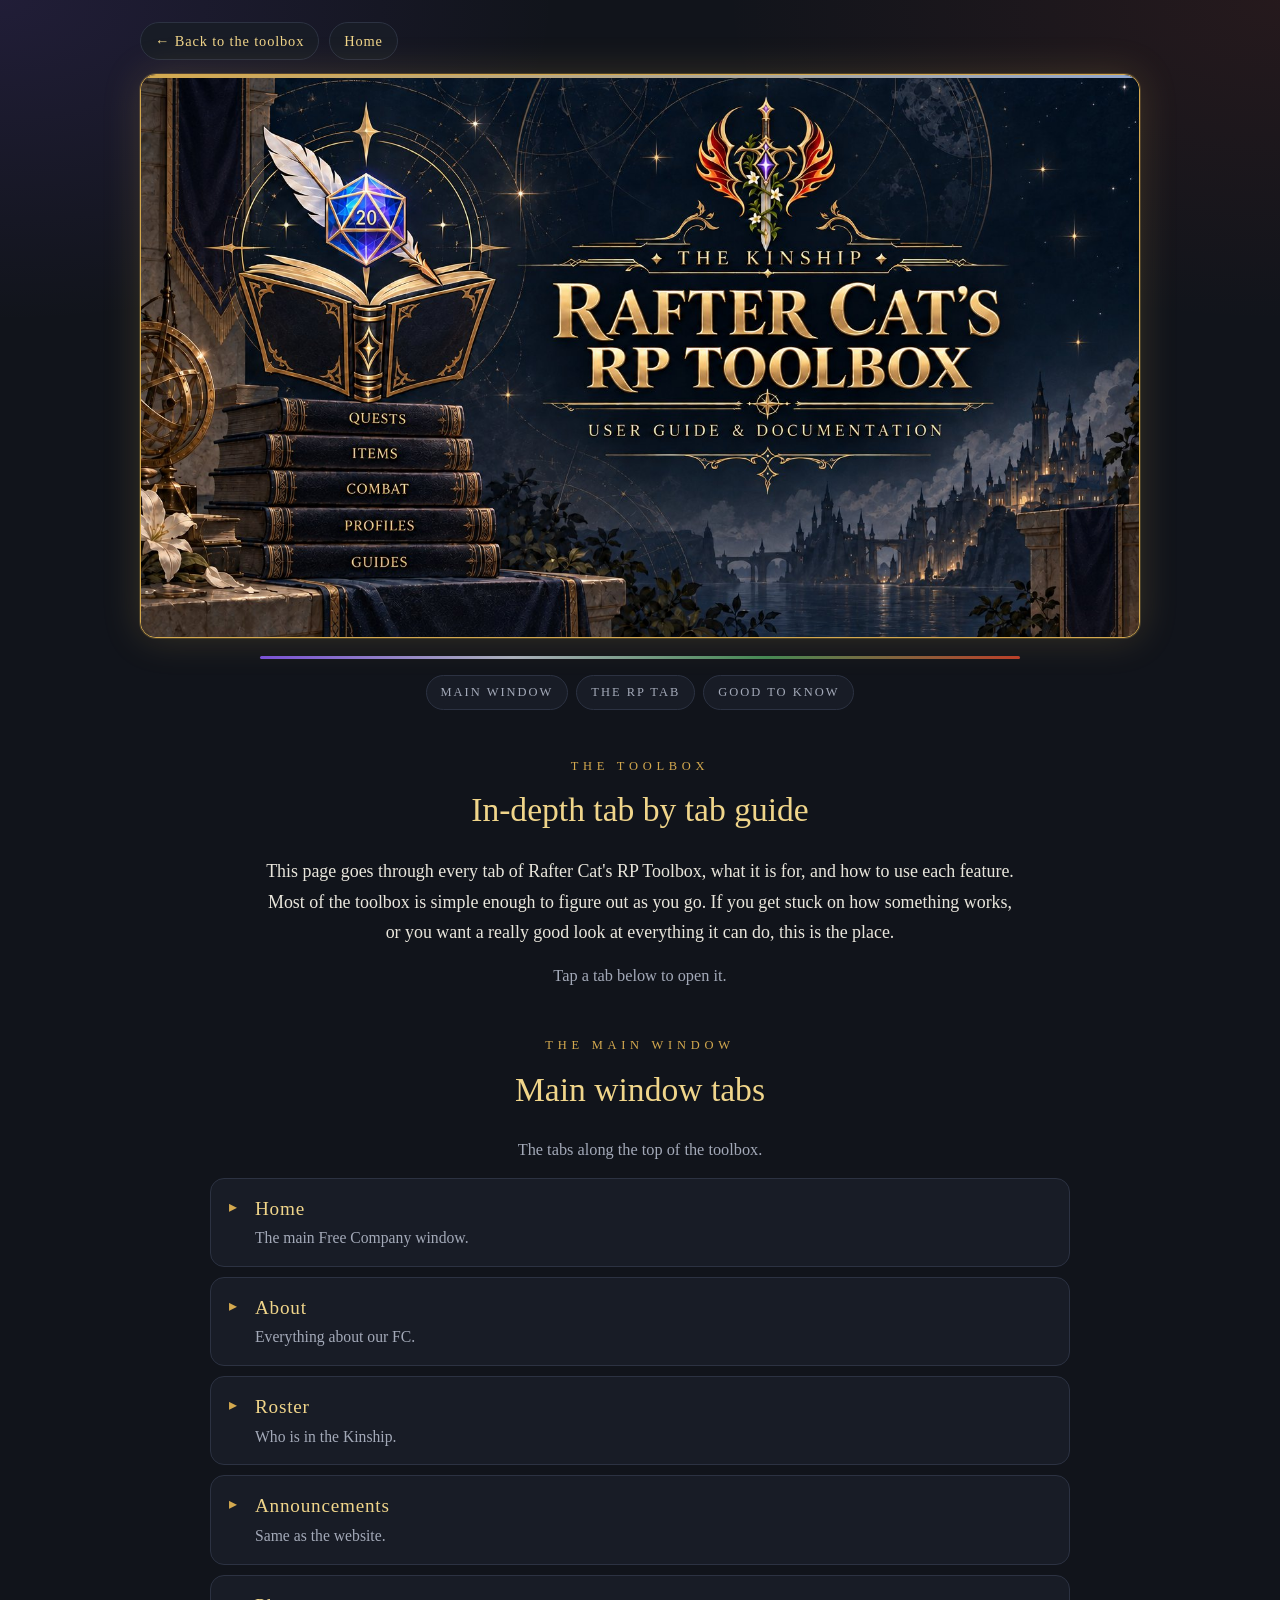
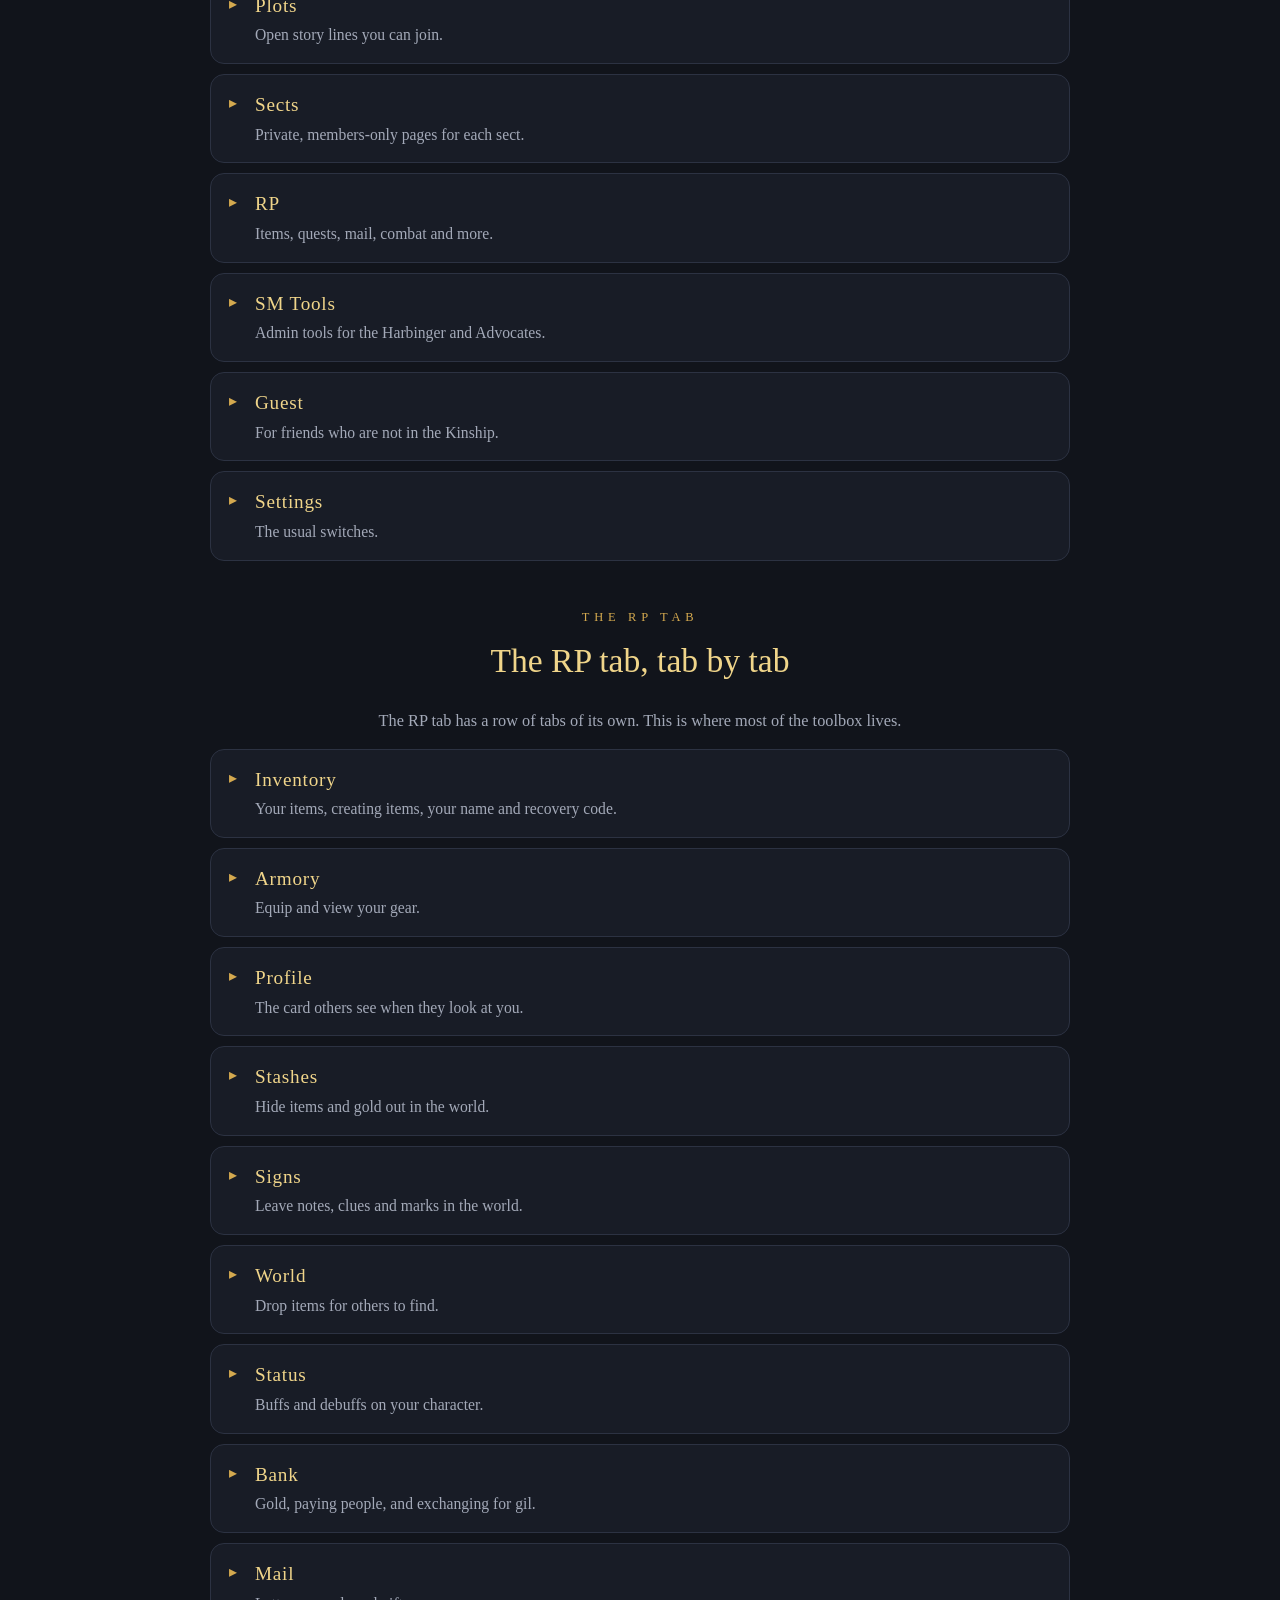
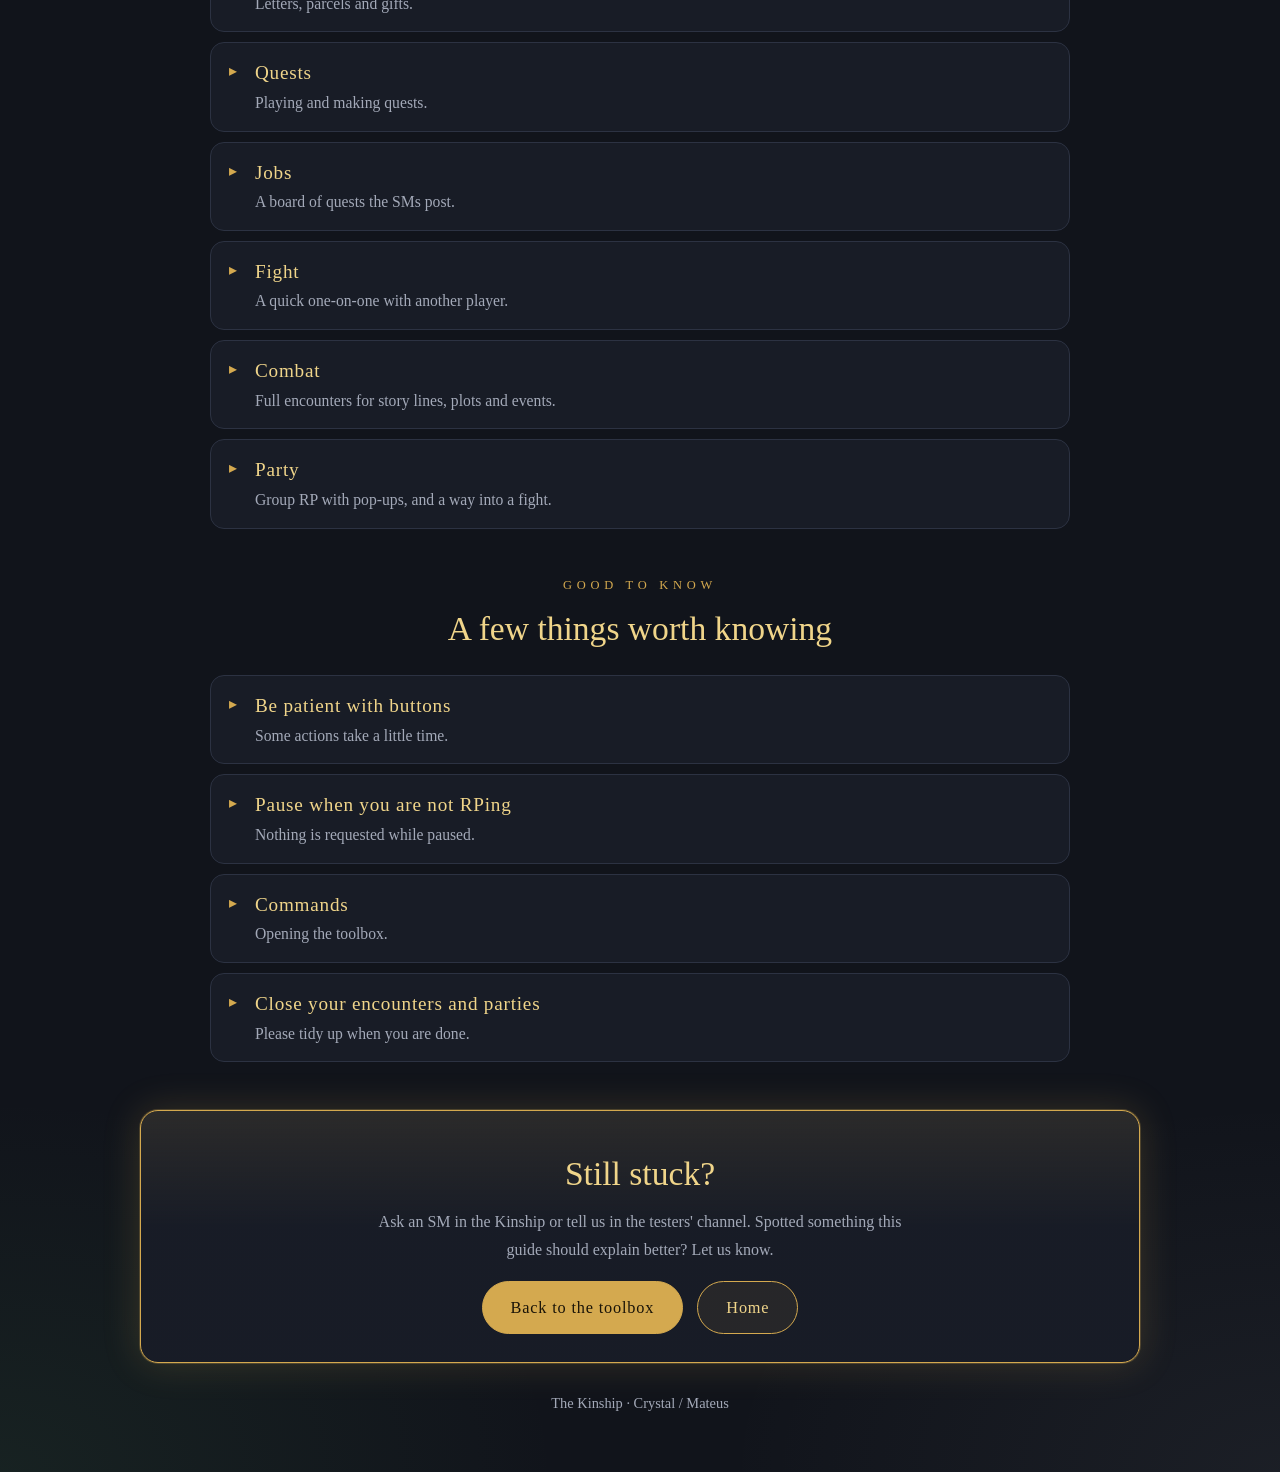
<file: toolbox-guide.html>
<!DOCTYPE html>
<html lang="en">
<head>
<meta charset="utf-8">
<meta name="viewport" content="width=device-width, initial-scale=1">
<title>Rafter Cat's RP Toolbox: In-Depth Tab by Tab Guide | The Kinship</title>
<meta name="description" content="An expansive, in-depth, tab by tab explanation of every feature in Rafter Cat's RP Toolbox, the Kinship's in-game role-play plugin.">
<style>
  :root {
    --bg: #11141b; --panel: #181c26; --edge: #2c3242; --text: #e9e6dc; --muted: #a3a9b8;
    --gold: #d4a94f; --gold-soft: #f0d58a; --purple: #8b5cf6; --silver: #c4cad6; --steel: #8fa6cf; --green: #4f9d5d; --red: #d9472b;
    --sects: linear-gradient(90deg, var(--purple), var(--silver), var(--green), var(--red));
  }
  * { box-sizing: border-box; }
  html { scroll-behavior: smooth; scroll-padding-top: 16px; }
  body {
    margin: 0;
    background:
      radial-gradient(900px 520px at 0% 0%, rgba(139,92,246,.13), transparent 62%),
      radial-gradient(900px 520px at 100% 0%, rgba(217,71,43,.10), transparent 62%),
      radial-gradient(900px 600px at 0% 100%, rgba(79,157,93,.10), transparent 62%),
      radial-gradient(900px 600px at 100% 100%, rgba(196,202,214,.06), transparent 62%),
      var(--bg);
    background-repeat: no-repeat;
    color: var(--text); font-family: Georgia, "Times New Roman", serif; line-height: 1.7;
  }
  a { color: inherit; }
  .wrap { max-width: 1040px; margin: 0 auto; padding: 22px 20px 56px; }
  .back {
    display: inline-block; text-decoration: none; color: var(--gold-soft); font-size: .9rem; letter-spacing: .06em; padding: 6px 14px;
    border: 1px solid var(--edge); border-radius: 999px; background: var(--panel);
  }
  .back:hover, .back:focus-visible { border-color: var(--gold); box-shadow: 0 0 16px rgba(212,169,79,.25); }

  .banner {
    position: relative; margin: 14px 0 0; border: 1px solid var(--gold); border-radius: 16px; overflow: hidden;
    box-shadow: 0 0 0 1px rgba(212,169,79,.22), 0 0 38px rgba(212,169,79,.20); background: var(--panel);
  }
  .banner::before { content: ""; position: absolute; left: 0; right: 0; top: 0; height: 3px; z-index: 2; background: linear-gradient(90deg, var(--gold), var(--steel)); }
  .banner img { width: 100%; height: auto; display: block; }
  .sect-rule { height: 3px; border-radius: 3px; background: var(--sects); opacity: .85; margin: 18px auto 0; max-width: 760px; }

  .jump { display: flex; flex-wrap: wrap; justify-content: center; gap: 8px; margin: 16px 0 6px; }
  .jump a {
    text-decoration: none; font-size: .78rem; letter-spacing: .16em; text-transform: uppercase; color: var(--muted);
    padding: 6px 14px; border: 1px solid var(--edge); border-radius: 999px; background: var(--panel);
  }
  .jump a:hover, .jump a:focus-visible { color: var(--gold-soft); border-color: var(--gold); }

  section { margin-top: 46px; }
  .eyebrow { margin: 0; text-align: center; font-size: .78rem; letter-spacing: .38em; text-transform: uppercase; color: var(--gold); }
  h2 { margin: 4px 0 18px; text-align: center; font-weight: normal; font-size: clamp(1.5rem, 3.4vw, 2.1rem); color: var(--gold-soft); }
  .lead { max-width: 760px; margin: 0 auto 14px; text-align: center; font-size: 1.12rem; }
  .lead.muted { color: var(--muted); font-size: 1.02rem; }

  .offer { display: grid; grid-template-columns: repeat(3, 1fr); gap: 18px; margin-top: 22px; }
  .tile { border: 1px solid var(--edge); border-radius: 14px; background: var(--panel); padding: 22px 20px 20px; position: relative; overflow: hidden; }
  .tile::before { content: ""; position: absolute; left: 0; right: 0; top: 0; height: 3px; background: var(--gold); }
  .tile:nth-child(3n+2)::before { background: linear-gradient(90deg, var(--gold), var(--purple)); }
  .tile:nth-child(3n)::before { background: linear-gradient(90deg, var(--gold), var(--green)); }
  .tile h3 { margin: 0 0 6px; font-weight: normal; font-size: 1.2rem; color: var(--gold-soft); }
  .tile p { margin: 0; color: var(--muted); }

  .steps { counter-reset: s; display: grid; gap: 14px; max-width: 800px; margin: 22px auto 0; padding: 0; list-style: none; }
  .steps li { counter-increment: s; position: relative; border: 1px solid var(--edge); border-radius: 14px; background: var(--panel); padding: 14px 18px 14px 62px; }
  .steps li::before {
    content: counter(s); position: absolute; left: 16px; top: 50%; transform: translateY(-50%);
    width: 32px; height: 32px; border-radius: 50%; border: 1px solid var(--gold); color: var(--gold-soft);
    display: grid; place-items: center; background: rgba(212,169,79,.08);
  }
  .steps b { font-weight: normal; color: var(--gold-soft); }

  .tabs { max-width: 860px; margin: 0 auto; display: grid; gap: 10px; }
  details.tab { border: 1px solid var(--edge); border-radius: 14px; background: var(--panel); overflow: hidden; }
  details.tab[open] { border-color: var(--gold); box-shadow: 0 0 22px rgba(212,169,79,.14); }
  details.tab summary { list-style: none; cursor: pointer; padding: 14px 18px 14px 44px; position: relative; display: block; }
  details.tab summary::-webkit-details-marker { display: none; }
  details.tab summary::before { content: "\25B8"; position: absolute; left: 18px; top: 14px; color: var(--gold); transition: transform .15s; }
  details.tab[open] summary::before { transform: rotate(90deg); }
  details.tab summary:focus-visible { outline: 2px solid var(--gold-soft); outline-offset: -2px; }
  .tab .n { display: block; font-size: 1.2rem; color: var(--gold-soft); letter-spacing: .04em; }
  .tab .d { display: block; color: var(--muted); font-size: .98rem; }
  .tab .in { padding: 2px 20px 16px 44px; border-top: 1px solid var(--edge); }
  .tab .in p { margin: 12px 0 0; color: var(--text); }
  .tab .in ul { margin: 12px 0 0; padding-left: 18px; color: var(--text); }
  .tab .in li { margin: 6px 0; }
  .tab .in b { font-weight: normal; color: var(--gold-soft); }
  .sub-label { text-align: center; margin: 26px 0 12px; font-size: .78rem; letter-spacing: .3em; text-transform: uppercase; color: var(--muted); }

  .note {
    max-width: 800px; margin: 22px auto 0; padding: 16px 20px; border: 1px solid var(--gold); border-radius: 14px;
    background: linear-gradient(180deg, rgba(212,169,79,.10), rgba(24,28,38,.95) 60%), var(--panel);
    box-shadow: 0 0 24px rgba(212,169,79,.14); text-align: center; color: var(--text);
  }
  .note b { font-weight: normal; color: var(--gold-soft); }
  .faq { max-width: 800px; margin: 0 auto; display: grid; gap: 10px; }

  .cta {
    margin-top: 48px; text-align: center; padding: 30px 22px 28px; border-radius: 18px;
    background: linear-gradient(180deg, rgba(212,169,79,.10), rgba(24,28,38,.95) 45%), var(--panel);
    border: 1px solid var(--gold); box-shadow: 0 0 0 1px rgba(212,169,79,.25), 0 0 38px rgba(212,169,79,.20);
  }
  .cta h2 { margin-bottom: 6px; }
  .cta p { max-width: 560px; margin: 0 auto 18px; color: var(--muted); }
  .btns { display: flex; flex-wrap: wrap; gap: 14px; justify-content: center; }
  .btn {
    display: inline-block; text-decoration: none; padding: 12px 28px; border-radius: 999px; border: 1px solid var(--gold);
    color: var(--gold-soft); font-size: 1.02rem; letter-spacing: .05em; background: rgba(212,169,79,.08);
  }
  .btn.primary { background: var(--gold); color: #1a1408; }
  .btn:hover, .btn:focus-visible { box-shadow: 0 0 22px rgba(212,169,79,.4); }
  footer { text-align: center; padding-top: 28px; color: var(--muted); font-size: .9rem; }
  @media (max-width: 800px) { .offer { grid-template-columns: 1fr; } }
  @media (prefers-reduced-motion: reduce) { * { transition: none !important; scroll-behavior: auto !important; } }

  .tabs h3.grp { text-align: center; margin: 30px 0 4px; font-weight: normal; font-size: .78rem; letter-spacing: .3em; text-transform: uppercase; color: var(--muted); }
  .tab .in dl { margin: 12px 0 0; }
  .tab .in dt { color: var(--gold-soft); margin-top: 10px; }
  .tab .in dd { margin: 2px 0 0 0; color: var(--text); }
  .tip { margin: 14px 0 0; padding: 10px 14px; border: 1px solid var(--edge); border-left: 3px solid var(--gold); border-radius: 10px; background: rgba(212,169,79,.06); color: var(--text); }
  .tip b { color: var(--gold-soft); font-weight: normal; }
  .alpha { color: var(--steel); }
  .back2 { display:inline-block; margin-left:10px; }
</style>
</head>
<body>
<div class="wrap">
  <a class="back" href="guide.html">&larr; Back to the toolbox</a><a class="back back2" href="index.html">Home</a>

  <div class="banner"><img src="images/toolbox-banner.jpg" alt="Rafter Cat's RP Toolbox: In-depth tab by tab guide"></div>
  <div class="sect-rule" aria-hidden="true"></div>

  <nav class="jump" aria-label="On this page">
    <a href="#main">Main window</a><a href="#rp">The RP tab</a><a href="#good">Good to know</a>
  </nav>

  <section id="intro">
    <p class="eyebrow">The toolbox</p>
    <h2>In-depth tab by tab guide</h2>
    <p class="lead">This page goes through every tab of Rafter Cat's RP Toolbox, what it is for, and how to use each feature. Most of the toolbox is simple enough to figure out as you go. If you get stuck on how something works, or you want a really good look at everything it can do, this is the place.</p>
    <p class="lead muted">Tap a tab below to open it.</p>
  </section>

  <section id="main">
    <p class="eyebrow">The main window</p>
    <h2>Main window tabs</h2>
    <p class="lead muted">The tabs along the top of the toolbox.</p>
    <div class="tabs">
      <details class="tab" id="home"><summary><span class="n">Home</span><span class="d">The main Free Company window.</span></summary><div class="in"><p>The main window for the Free Company. It shows the logo and some basic information.</p></div></details>
      <details class="tab" id="about"><summary><span class="n">About</span><span class="d">Everything about our FC.</span></summary><div class="in"><p>All the information about the Free Company.</p></div></details>
      <details class="tab" id="roster"><summary><span class="n">Roster</span><span class="d">Who is in the Kinship.</span></summary><div class="in"><p>The members of the Kinship. Open a member's card link if they have one, see their basic information, and open the armory view to see what gear they currently have equipped.</p></div></details>
      <details class="tab" id="announcements"><summary><span class="n">Announcements</span><span class="d">Same as the website.</span></summary><div class="in"><p>The same announcements that are posted on the website.</p></div></details>
      <details class="tab" id="plots"><summary><span class="n">Plots</span><span class="d">Open story lines you can join.</span></summary><div class="in"><p>When the FC has an open, public RP story line (one that is not attached to a specific sect), the details show here. A small pop-up in game also lets you know there is an active story line, what it is, and how to get involved.</p></div></details>
      <details class="tab" id="sects"><summary><span class="n">Sects</span><span class="d">Private, members-only pages for each sect.</span></summary><div class="in"><p>Each sect has its own mini home page that is private and for members only. You need the sect password to open it. Inside you will find information and sect-specific tools, such as <b>Read</b> for the Onyx Blood Guard or <b>Diagnose</b> for the Life Watch.</p></div></details>
      <details class="tab" id="rp"><summary><span class="n">RP</span><span class="d">Items, quests, mail, combat and more.</span></summary><div class="in"><p>The RP tab is its own big section with a row of tabs of its own. That is where most of the toolbox lives, so it has its own guide further down this page.</p></div></details>
      <details class="tab" id="sm-tools"><summary><span class="n">SM Tools</span><span class="d">Admin tools for the Harbinger and Advocates.</span></summary><div class="in"><p>A suite of tools for the Harbinger and Advocates that works as our admin section. Unless you are an officer, these controls are locked.</p><p>They let SMs step in and change things when needed: statuses can be given or removed, items can be given or taken away, members can be removed or banned, and a profile with an inappropriate link or content can be cleared. This is there to help prevent abuse of the system, such as inappropriate images or hate speech in profiles, god-mod items, handing out debuffs on purpose, or otherwise griefing other players in the FC.</p><p>There is also a way to keep track of <b>marks</b>. Every warning results in a mark, and SMs can see everyone's marks and why they have them. A player who keeps breaking the rules will be removed, but everyone gets a chance. How serious an offence is stays at the SMs' discretion.</p><p>SMs also see a small number on the SM Tools tab, like the one on Mail, when a bug report, abuse report or gold exchange ticket is waiting.</p></div></details>
      <details class="tab" id="guest"><summary><span class="n">Guest</span><span class="d">For friends who are not in the Kinship.</span></summary><div class="in"><p>Rafter Cat's RP Toolbox was built specifically for The Kinship, but RP is more fun with friends, even ones outside the group. The Guest tab lets people who are not Kinship members take part alongside friends who are.</p><p>You do not need to register. Paste the invite link or code you were given, type a name, and join a combat encounter or a party from the <b>Combat</b> or <b>Party</b> tab inside the Guest tab.</p></div></details>
      <details class="tab" id="settings"><summary><span class="n">Settings</span><span class="d">The usual switches.</span></summary><div class="in"><p>Self-explanatory: adjust the quest window size and turn things on and off. Typical settings.</p></div></details>
    </div>
  </section>

  <section id="rp">
    <p class="eyebrow">The RP tab</p>
    <h2>The RP tab, tab by tab</h2>
    <p class="lead muted">The RP tab has a row of tabs of its own. This is where most of the toolbox lives.</p>
    <div class="tabs">
      <details class="tab" id="inventory"><summary><span class="n">Inventory</span><span class="d">Your items, creating items, your name and recovery code.</span></summary><div class="in"><p>Everyone has <b>20 inventory slots</b>, and stackable items share a slot (up to 10 per slot). Press <b>Create item</b> to make an item of your own.</p><h4 style="margin:18px 0 0;font-weight:normal;color:var(--gold-soft)">Creating an item</h4><dl><dt>Choose your icon</dt><dd>Pick an icon from the game.</dd><dt>Name</dt><dd>What the item is called.</dd><dt>Description</dt><dd>Shown in the main body of the item tooltip.</dd><dt>Flavor text</dt><dd>The smaller text at the bottom of the item tooltip.</dd><dt>On use</dt><dd>Only needed if the item does something when used: eat, open, drink and so on. It shows on the item tooltip.</dd><dt>What happens</dt><dd>The text that pops up when the item is used.</dd><dt>Used up when used</dt><dd>After the item is used it vanishes from your inventory, so it works once. Untick it if you want to use the item over and over.</dd><dt>Wearable gear</dt><dd>Lets you make gear (head, neck, rings, boots, cloak and so on) that can be equipped to a character. <b>This is plugin-side only.</b> It has no visual effect and does not change how your character looks in game. However, statuses on wearable items do trigger and show in the status bar, and they affect your RP combat and fights. A cloak with +1 attack automatically adds 1 point of damage to every attack while you have it equipped. When you take it off, or if it breaks, the status goes with it.</dd><dt>Gear slot and Breaks after (days)</dt><dd>Choose the slot. You can give an item durability: 0 means it never breaks, and a number means it breaks after that many days, counted from the first time it is equipped. A broken item returns to your inventory as a "broken item".</dd><dt>Bonuses (+/- attack, +/- heals)</dt><dd>Only SMs can add these (during the alpha test every tester can, for testing). Worn gear is capped at a total of +/-5 across everything you wear, so nobody can build gear that one-shots everything.</dd><dt>Needs this item</dt><dd>Use this when an item needs something else to work. For a locked box that needs a key, type the exact name of the key. The player must have the key in their inventory when they open the box, or it will not open.</dd><dt>Status</dt><dd>When an item is used it can add a status to your character, or remove one. Status changes can take up to 30 seconds to appear, so please be patient. A status can only be added or removed through a use effect, <i>unless</i> you tick <b>Active while carried</b>.</dd><dt>Active while carried</dt><dd>The item does not need a use effect. Its status shows in your status bar for as long as the item is in your main inventory. Give the item away and the status goes with it. Delete it or put it in a stash and the status goes away. Several copies give the status once.</dd><dt>Sickness and curse</dt><dd>Mark a status as a sickness or a curse and add cure information, so a Life Watch or Onyx Blood Guard reading can reveal how to cure it.</dd><dt>Combining</dt><dd>Makes the item a reagent: several parts come together into another item, such as a whole crystal from three shards. When you type in the other reagents an extra option appears.</dd><dt>Set up what it makes</dt><dd>Opens a separate item window where you make the final item. The result then shows in green under the reagents. <b>You cannot add reagents to an item that already exists.</b> You have to create the result while making the reagents.</dd><dt>This combination can fail</dt><dd>Set a percent chance of failure. If it fails, all the reagents are lost and nothing is made.</dd></dl><h4 style="margin:18px 0 0;font-weight:normal;color:var(--gold-soft)">Name and recovery code</h4><p>Open <b>My recovery code</b> at the bottom of the Inventory tab. One code covers all your characters, so write it down. If you play on another computer or reinstall, use it on the RP tab.</p><p><b>Change my name</b> sits just below it. Type a new name and press Change name, which is handy if you registered with only a first name. Your items, gold, statuses and quests stay with you. The name must not be taken by someone else.</p></div></details>
      <details class="tab" id="armory"><summary><span class="n">Armory</span><span class="d">Equip and view your gear.</span></summary><div class="in"><p>Each gear slot is labeled. Any wearable items in your inventory show here, and you click one to equip it.</p></div></details>
      <details class="tab" id="profile"><summary><span class="n">Profile</span><span class="d">The card others see when they look at you.</span></summary><div class="in"><dl><dt>Show profiles when I mouse over a character</dt><dd>See the profile of other registered characters.</dd><dt>Also show the profile of my current target</dt><dd>Shows the profile of whoever you have targeted.</dd><dt>Keep the card in one place instead of following the mouse</dt><dd>By default a profile follows the mouse. Tick this to keep it in a set spot.</dd><dt>Move the card / Lock the card</dt><dd>Move brings up a sample card you can drag anywhere on your screen. Lock the card keeps it where it is.</dd><dt>Name shown on your card</dt><dd>The name you want on the profile tooltip. Leave it empty to use your registered name.</dd><dt>Age, Race, Gender</dt><dd>Your character's details.</dd><dt>Fill empty boxes from the roster</dt><dd>Fills the empty boxes automatically from the Roster tab.</dd><dt>Portrait link</dt><dd>Paste the full link to the picture you want shown as your profile picture.</dd><dt>At first glance (IC)</dt><dd>What someone sees when they look at your character. Only physical things they could see, such as "a tired, worn-out person" or "a nervous guy with messy hair".</dd><dt>OOC</dt><dd>Anything out of character, such as whether you accept walk-up RP or are a multigrapher.</dd><dt>Add your own fields</dt><dd>Up to 6 custom fields. Press Add, fill in both parts, for example "Scars: large burn on left arm" or "Alignment: lawful evil".</dd></dl><p>The bottom of the tab previews how your profile looks when another registered character mouses over you.</p></div></details>
      <details class="tab" id="stashes"><summary><span class="n">Stashes</span><span class="d">Hide items and gold out in the world.</span></summary><div class="in"><dl><dt>Show stash name in the world</dt><dd>Tick it if you want stash names to display in the world.</dd><dt>Make a stash here</dt><dd>The stash is placed wherever you are standing when you make it.</dd><dt>Name the stash</dt><dd>Give it a name.</dd><dt>Private</dt><dd>Only you can see a private stash.</dd></dl><p>Below that you will see your own stashes (no matter where they are), the stashes near you, and how many stashes are out in the world.</p></div></details>
      <details class="tab" id="signs"><summary><span class="n">Signs</span><span class="d">Leave notes, clues and marks in the world.</span></summary><div class="in"><dl><dt>Show out in the world</dt><dd>Shows signs out in the world.</dd><dt>Make a sign here</dt><dd>Put a sign where you are standing.</dd><dt>Name the sign / Type what it says</dt><dd>Give it a name and the text.</dd><dt>Add gold</dt><dd>Optionally attach gold for whoever finds it.</dd></dl><p>Below that is information on other signs, laid out just like the Stashes tab.</p></div></details>
      <details class="tab" id="world"><summary><span class="n">World</span><span class="d">Drop items for others to find.</span></summary><div class="in"><p>World items let you leave things around the world, like herbs, reagents, quest-starting items, or anything else for the FC to find. They show up when someone stands next to them.</p><dl><dt>Place a world item here</dt><dd>Puts the item where you are standing.</dd><dt>Item to leave a copy of</dt><dd>Choose the item from the drop-down. Only a copy is left. The original stays with you.</dd><dt>What does it look like</dt><dd>Describe what is seen: an herb, a box, something shiny.</dd><dt>A few words about it</dt><dd>Extra information about it.</dd><dt>How it works</dt><dd>Once (the first person takes it and it is gone), comes back after a wait (you choose the time), or never runs out.</dd></dl><p>Your world drops are listed at the bottom.</p><div class="tip"><b>Only the current zone is loaded.</b> Items in zones nobody is standing in cost the server nothing, so you can hide as many as you like.</div></div></details>
      <details class="tab" id="status"><summary><span class="n">Status</span><span class="d">Buffs and debuffs on your character.</span></summary><div class="in"><dl><dt>Show my statuses on screen</dt><dd>Tick it to show your statuses in the status bar.</dd><dt>Add a status to myself</dt><dd>Choose an icon, give it a name and a description, and set a timer in minutes (0 means it stays until removed). Tick <b>Debuff</b> if it is a negative effect. Right-click a status of your own to remove it.</dd></dl><p><span class="alpha"><b>Alpha test only:</b></span> characters with a sickness or a magical affliction need to be read or diagnosed to find the cure. Choose your patient and press <b>Diagnose</b> or <b>Read</b>. The plugin makes an internal roll, and if it is high enough (15 or more on a 20-sided roll) a pop-up shows what the status is and how to cure it. During the alpha, you can also give yourself a sickness or curse from this tab, with cure information, so you can try it out.</p></div></details>
      <details class="tab" id="bank"><summary><span class="n">Bank</span><span class="d">Gold, paying people, and exchanging for gil.</span></summary><div class="in"><dl><dt>Pay someone</dt><dd>Select another player and how much gold to give them.</dd><dt>Exchange gold for gil</dt><dd>The FC offers a gold-to-gil exchange. Plugin gold can be found, given as loot in combat, or earned as quest rewards. You can save it up and, at any time, submit a ticket to exchange it for in-game gil.</dd></dl><p>The ticket is sent right away, but someone with the banker tab and the bank password still has to take the plugin gold from your purse and send you the gil, so it can take a while if nobody is on. The plugin never touches your currency, the FC chest or the FC's funds. A person always has to remove the plugin gold, then send the in-game gil by hand.</p></div></details>
      <details class="tab" id="mail"><summary><span class="n">Mail</span><span class="d">Letters, parcels and gifts.</span></summary><div class="in"><p>Your mail shows here. <b>Write a mail</b> opens the mail window, where you can write to anyone registered in the system.</p><dl><dt>Choose a member</dt><dd>Pick someone from the drop-down.</dd><dt>Describe the letter or package</dt><dd>Say what it is.</dd><dt>Subject</dt><dd>Give it a subject.</dd><dt>Body</dt><dd>The large text area is the message.</dd><dt>Send anonymously</dt><dd>Tick it and the mail will not show who sent it. To keep it from being abused, SMs can still see who sent a mail.</dd><dt>Attach gold</dt><dd>You can attach an amount of gold.</dd><dt>Attach items</dt><dd>Click an item to attach it. Each mail can have up to 3 attachments.</dd></dl></div></details>
      <details class="tab" id="quests"><summary><span class="n">Quests</span><span class="d">Playing and making quests.</span></summary><div class="in"><h4 style="margin:6px 0 0;font-weight:normal;color:var(--gold-soft)">Playing a quest</h4><p><b>Speak, Look, Listen and Search</b> are the quest actions you use during an active quest. They also appear in the quest progress window, so you do not need the main window open. Tick <b>Show the quest window on screen while I have a quest</b> to keep that window up.</p><h4 style="margin:18px 0 0;font-weight:normal;color:var(--gold-soft)">Making a quest (for SMs)</h4><dl><dt>Title / Introduction</dt><dd>The quest's name and what it is about.</dd><dt>Starting point</dt><dd>Use this if you want the quest to start automatically when someone walks to a certain spot.</dd><dt>Players can find this quest at a spot in the world</dt><dd>Tick it if you want others to be able to discover the quest.</dd><dt>Use this location</dt><dd>Press the button to use the spot you are standing at.</dd><dt>What a player sees</dt><dd>Describe what the player sees in the area.</dd></dl><p><b>Steps.</b> A quest can have one step or many. Each step works the same way, so here is everything a step can do. <b>Kind</b> is a drop-down:</p><dl><dt>They talk</dt><dd>Talking to an NPC. Type the exact NPC name, what is said, an optional hint, and different lines depending on the character, gender or status.</dd><dt>They give an item</dt><dd>An NPC gives the player an item. You create the item on this step.</dd><dt>Hand over an item</dt><dd>The player must give the NPC an item.</dd><dt>Look at a spot / Listen at a spot / Search a spot</dt><dd>Look, listen or search at a location. These use the location you are standing at.</dd><dt>Walk into an area</dt><dd>The player just has to walk into an area. Choose the spot and a radius.</dd><dt>Fight</dt><dd>Sets up an automatic mini fight that must be won to continue. Choose the enemy (the NPC's name), or pick "Start at this spot instead" if there is no NPC. Then set the enemy's HP, the dice it uses and any bonus. Then set the player's HP, dice and any buffs. Bonuses already on your character before the quest also affect the fight. Write what is said when they win, an optional hint, and an optional reward for winning (an item you create). You can show different text depending on status and gender.</dd><dt>Status</dt><dd>A step can need a status before you continue, or give a status after winning a fight.</dd></dl><p>Keep adding steps until the quest is over.</p><p><b>Area notices</b> are optional notes that are not tied to any step, so they show wherever you are in the quest. They are good for background, like seeing something when you walk into an area. It will always show no matter how far along you are.</p></div></details>
      <details class="tab" id="jobs"><summary><span class="n">Jobs</span><span class="d">A board of quests the SMs post.</span></summary><div class="in"><p>The Jobs tab is where jobs, tasks and pick-up quests appear. Open the tab, choose a job, and press <b>Take job</b>. The job moves to your own quest log and plays like any other quest.</p><p>SMs choose how each job works: <b>Everyone</b> (every member can take it once, great for events) or <b>First come, first served</b> (whoever takes it has it, and it leaves the board). If you give up a first-come job, it goes back on the board for someone else.</p></div></details>
      <details class="tab" id="fight"><summary><span class="n">Fight</span><span class="d">A quick one-on-one with another player.</span></summary><div class="in"><p><b>Pick a fight</b> lets you target another registered player and start a very simple back-and-forth battle in a small window. Bonuses from players' statuses apply. If you win you get a buff that says <i>Won a fight</i>. If you lose you get a debuff that says <i>Lost a fight</i>. Each lasts 10 minutes. They have no effect on anything, so losing a fight does not change your bonuses or your combat rolls.</p></div></details>
      <details class="tab" id="combat"><summary><span class="n">Combat</span><span class="d">Full encounters for story lines, plots and events.</span></summary><div class="in"><p>FC encounters set up for story lines, RP plots and events. It is more involved than a simple Pick a fight or a quest fight.</p><dl><dt>Join an encounter</dt><dd>If you are invited, you will be given a room link. Type your name and the room link or code, and join. A set-up wizard walks you through, and the encounter begins once everything is set and the SM has started it.</dd><dt>Run an encounter (SM only)</dt><dd>During the alpha test anyone can make encounters to help test them. After the alpha only SMs can create encounters.</dd></dl><h4 style="margin:18px 0 0;font-weight:normal;color:var(--gold-soft)">Setting one up</h4><dl><dt>Encounter name / Location / Party notes</dt><dd>Name it, say where it takes place, and add anything the party needs to know.</dd><dt>Encounter type</dt><dd>Classic (players against NPCs), Last one standing (free for all), Spar (1v1, first to fail loses), or Timed (classic with a clock).</dd><dt>Turn order</dt><dd>Random, or choose the order yourself.</dd><dt>The cast</dt><dd>Add the characters. You need to add the player characters <b>as well as</b> the NPCs. For each one, say whether it is an NPC or a player, set the starting HP and max HP, and the order number if you chose manual order.</dd><dt>Details</dt><dd>Anything you want to note about the character.</dd><dt>Loot (optional)</dt><dd>Dropped if and when that character is defeated.</dd><dt>Roll modifiers</dt><dd>Add extra modifiers here. The encounter already reads the status and item bonuses your characters are wearing or have.</dd><dt>Played by</dt><dd>Choose which real player rolls for a cast member. When Player A joins, the SM adds Player A's character to the cast and picks "Played by Player A". For an NPC, choose the SM to roll for it, or pick someone else in the encounter. The choice is yours.</dd></dl><p>Add characters until the encounter is ready, then start it.</p></div></details>
      <details class="tab" id="party"><summary><span class="n">Party</span><span class="d">Group RP with pop-ups, and a way into a fight.</span></summary><div class="in"><p>A party follows the same idea as combat. To join, use a link or code: enter your name and the code and press <b>Join party</b>. To make one, name the party and press <b>Create party</b>. You get a party code at the top to give to others, and the tab shows who is in the party.</p><dl><dt>Send a popup</dt><dd>Sends a pop-up notification to the whole party or only to the people you pick.</dd><dt>OOC note</dt><dd>A small box for out-of-character notes. It shows in bold inside (( )).</dd><dt>Fill in: encounter started note</dt><dd>Fills in text telling players to wait for you to give them the combat code. There is no button. Use it if you want to hand out the code yourself.</dd><dt>Fill in: encounter started + join button</dt><dd>Fills in the note and adds a <b>Join combat</b> button that carries your combat room's code.</dd></dl><p>This pairs a party with a combat encounter. A patrol, for example, can use the party to tell everyone what they see and hear, and when an ambush happens everyone can join the encounter with one click.</p><div class="tip"><b>Set up first.</b> Your combat room has to be open, filled in and ready to go before you send the join button. Add the NPCs and the player characters ahead of time. When players join, you only need to assign them to the characters you already made ("Played by"), and then start the encounter.</div><div class="tip"><b>Sending a popup:</b> after you press Send popup, give it a moment before pressing it again. A second press sends a second popup.</div></div></details>
    </div>
  </section>

  <section id="good">
    <p class="eyebrow">Good to know</p>
    <h2>A few things worth knowing</h2>
    <p class="lead muted"></p>
    <div class="tabs">
      <details class="tab" id="be-patient-with-buttons"><summary><span class="n">Be patient with buttons</span><span class="d">Some actions take a little time.</span></summary><div class="in"><p>The toolbox runs on a free server, so some actions (using an item, removing a status, sending mail, a bank exchange) can take up to 30 seconds to go through. Please do not press buttons over and over, and give anything a full minute before you worry. Press Refresh if it still looks the same.</p></div></details>
      <details class="tab" id="pause-when-you-are-not-rping"><summary><span class="n">Pause when you are not RPing</span><span class="d">Nothing is requested while paused.</span></summary><div class="in"><p>The Active / Paused button at the top of the window turns the toolbox off while you are doing something else, like running quests in the open world. While paused it makes no requests, and world item pop-ups and sign and stash labels do not show.</p></div></details>
      <details class="tab" id="commands"><summary><span class="n">Commands</span><span class="d">Opening the toolbox.</span></summary><div class="in"><p>Type <b>/rrp</b> or <b>/rptoolbox</b> to open the toolbox. <b>/kinship</b> still works too.</p></div></details>
      <details class="tab" id="close-your-encounters-and-parties"><summary><span class="n">Close your encounters and parties</span><span class="d">Please tidy up when you are done.</span></summary><div class="in"><p>Close out the encounter and the party when you are finished. Leaving them open keeps using the server and eats into our free data.</p></div></details>
    </div>
  </section>

  <div class="cta">
    <h2>Still stuck?</h2>
    <p>Ask an SM in the Kinship or tell us in the testers' channel. Spotted something this guide should explain better? Let us know.</p>
    <div class="btns"><a class="btn primary" href="guide.html">Back to the toolbox</a><a class="btn" href="index.html">Home</a></div>
  </div>

  <footer>The Kinship &middot; Crystal / Mateus</footer>
</div>
</body>
</html>
</file>
<file: kinship.css>
/* The Kinship: shared styles for the Sects pages */
:root {
  --bg: #11141b; --panel: #181c26; --edge: #2c3242;
  --text: #e9e6dc; --muted: #a3a9b8;
  --gold: #d4a94f; --gold-soft: #f0d58a;
  --purple: #8b5cf6; --silver: #c4cad6; --steel: #8fa6cf; --green: #4f9d5d; --red: #d9472b;
  --sects: linear-gradient(90deg, var(--purple), var(--silver), var(--green), var(--red));
  --c: var(--gold);
}
* { box-sizing: border-box; }
html { scroll-behavior: smooth; }
body {
  margin: 0;
  background:
    radial-gradient(900px 520px at 0% 0%, rgba(139,92,246,.13), transparent 62%),
    radial-gradient(900px 520px at 100% 0%, rgba(217,71,43,.10), transparent 62%),
    radial-gradient(900px 600px at 0% 100%, rgba(79,157,93,.10), transparent 62%),
    radial-gradient(900px 600px at 100% 100%, rgba(196,202,214,.06), transparent 62%),
    var(--bg);
  background-repeat: no-repeat;
  color: var(--text);
  font-family: Georgia, "Times New Roman", serif;
  line-height: 1.7;
  min-height: 100vh;
}
a { color: inherit; }
.wrap { position: relative; max-width: 1040px; margin: 0 auto; padding: 22px 20px 64px; }
[hidden] { display: none !important; }

/* ---------- Top links ---------- */
.topnav { display: flex; justify-content: space-between; gap: 10px; flex-wrap: wrap; }
.pill {
  display: inline-block; text-decoration: none; color: var(--gold-soft);
  font-size: .9rem; letter-spacing: .06em; padding: 6px 14px;
  border: 1px solid var(--edge); border-radius: 999px; background: var(--panel);
}
.pill:hover, .pill:focus-visible { border-color: var(--gold); box-shadow: 0 0 16px rgba(212,169,79,.25); }

/* ---------- Hero ---------- */
.hero { text-align: center; padding: 10px 0 6px; }
.hero .emblem {
  width: clamp(130px, 20vw, 190px); aspect-ratio: 1; margin: 0 auto 8px;
}
.hero .emblem img {
  width: 100%; height: 100%; display: block; object-fit: contain; border-radius: 50%;
  filter: drop-shadow(0 6px 22px color-mix(in srgb, var(--c) 55%, transparent));
}
.hero .emblem.fit { width: clamp(150px, 24vw, 220px); background: #091d2f; border-radius: 50%; box-shadow: 0 6px 26px rgba(212,169,79,.28); }
.hero .emblem.fit img { border-radius: 0; filter: none; transform: scale(.8); -webkit-mask-image: radial-gradient(circle at center, #000 78%, transparent 99%); mask-image: radial-gradient(circle at center, #000 78%, transparent 99%); }
.hero h1 {
  margin: 0; font-weight: normal; letter-spacing: .05em;
  font-size: clamp(1.8rem, 4.4vw, 2.8rem); color: var(--gold-soft);
  text-shadow: 0 2px 18px rgba(212,169,79,.28);
}
.hero .sub { margin: 4px 0 0; color: var(--muted); font-style: italic; font-size: 1.05rem; }
.rule { height: 3px; border-radius: 3px; background: var(--sects); opacity: .85; margin: 18px auto 0; max-width: 760px; }
.rule.sect { background: linear-gradient(90deg, transparent, var(--c), transparent); opacity: 1; }
.chips { display: flex; flex-wrap: wrap; justify-content: center; gap: 10px; margin-top: 14px; }
.chip {
  border: 1px solid color-mix(in srgb, var(--c) 50%, var(--edge)); border-radius: 999px;
  padding: 3px 16px; font-size: .92rem; color: var(--muted);
  background: color-mix(in srgb, var(--c) 8%, transparent);
}
.chip b { font-weight: normal; color: var(--text); }
.notice-sample {
  margin: 16px auto 0; max-width: 760px; text-align: center; font-size: .85rem; color: var(--gold-soft);
  border: 1px dashed var(--gold); border-radius: 10px; padding: 8px 14px; background: rgba(212,169,79,.06);
}

/* ---------- Sects landing ---------- */
.scards { display: grid; grid-template-columns: repeat(2, 1fr); gap: 22px; margin-top: 26px; }
.scard {
  --c: var(--gold);
  position: relative; display: flex; align-items: center; gap: 18px; width: 100%;
  text-align: left; cursor: pointer; font: inherit; color: inherit;
  border: 1px solid var(--edge); border-radius: 16px; background: var(--panel);
  padding: 20px 22px; overflow: hidden;
  transition: transform .2s ease, border-color .2s ease, box-shadow .2s ease;
}
.scard::before { content: ""; position: absolute; left: 0; right: 0; top: 0; height: 3px; background: var(--c); }
.scard::after {
  content: ""; position: absolute; inset: 0; pointer-events: none;
  background: radial-gradient(380px 200px at 0% 0%, color-mix(in srgb, var(--c) 16%, transparent), transparent 70%);
}
.scard > * { position: relative; z-index: 1; }
.scard img {
  width: 120px; height: 120px; flex: 0 0 120px; object-fit: contain; border-radius: 50%;
  filter: drop-shadow(0 4px 14px color-mix(in srgb, var(--c) 45%, transparent));
  transition: transform .35s ease;
}
.scard h2 { margin: 0; font-weight: normal; font-size: 1.45rem; color: var(--gold-soft); line-height: 1.2; }
.scard .leader { margin: 4px 0 0; font-size: .92rem; color: var(--muted); }
.scard .leader b { font-weight: normal; color: var(--c); }
.scard .blurb { margin: 8px 0 0; font-size: .98rem; color: var(--text); }
.scard .lock {
  display: inline-block; margin-top: 10px; font-size: .68rem; letter-spacing: .22em; text-transform: uppercase;
  color: var(--c); border: 1px solid color-mix(in srgb, var(--c) 55%, var(--edge)); border-radius: 999px; padding: 2px 12px;
}
.scard:hover, .scard:focus-visible {
  transform: translateY(-4px); border-color: var(--c); outline: none;
  box-shadow: 0 10px 30px rgba(0,0,0,.45), 0 0 26px color-mix(in srgb, var(--c) 35%, transparent);
}
.scard:hover img { transform: scale(1.05); }
.foot-note { max-width: 640px; margin: 28px auto 0; text-align: center; color: var(--muted); font-size: .98rem; }
.foot-note a { color: var(--gold-soft); }

/* ---------- Sect page sections ---------- */
.stack { display: grid; gap: 22px; margin-top: 28px; }
.cols { display: grid; grid-template-columns: repeat(2, 1fr); gap: 22px; }
.panel {
  position: relative; border: 1px solid var(--edge); border-radius: 16px; background: var(--panel);
  padding: 22px 22px 20px; overflow: hidden;
}
.panel::before { content: ""; position: absolute; left: 0; right: 0; top: 0; height: 3px; background: var(--c); }
.panel.feature {
  border-color: var(--c);
  background: linear-gradient(180deg, color-mix(in srgb, var(--c) 14%, transparent), rgba(24,28,38,.96) 45%), var(--panel);
  box-shadow: 0 0 0 1px color-mix(in srgb, var(--c) 30%, transparent), 0 0 34px color-mix(in srgb, var(--c) 22%, transparent);
}
.panel h2 {
  margin: 0 0 12px; font-weight: normal; font-size: .82rem; letter-spacing: .3em;
  text-transform: uppercase; color: var(--c);
}
.panel.feature h2 { text-align: center; }
.item { padding: 12px 0; border-top: 1px solid var(--edge); }
.item:first-of-type { border-top: 0; padding-top: 0; }
.item h3 { margin: 0 0 3px; font-weight: normal; font-size: 1.15rem; color: var(--gold-soft); }
.item p { margin: 0; color: var(--text); white-space: pre-line; }
.panel.feature .item { text-align: center; }
.panel.feature .item h3 { font-size: clamp(1.3rem, 3vw, 1.8rem); }
.panel.feature .item p { max-width: 720px; margin: 0 auto; font-size: 1.08rem; }
.muted-note { margin: 0; color: var(--muted); font-style: italic; }
ol.rules { margin: 0; padding: 0; list-style: none; counter-reset: r; }
ol.rules li { counter-increment: r; display: flex; gap: 14px; padding: 10px 0; border-top: 1px solid var(--edge); }
ol.rules li:first-child { border-top: 0; padding-top: 0; }
ol.rules li::before {
  content: counter(r); flex: 0 0 30px; height: 30px; display: flex; align-items: center; justify-content: center;
  border-radius: 50%; border: 1px solid var(--c); color: var(--c); font-size: .9rem;
}
ol.rules .rt { display: block; color: var(--gold-soft); font-size: 1.05rem; }
ol.rules .rx { display: block; color: var(--muted); white-space: pre-line; }
.roster { display: grid; grid-template-columns: repeat(auto-fill, minmax(190px, 1fr)); gap: 12px; }
.member {
  border: 1px solid color-mix(in srgb, var(--c) 40%, var(--edge)); border-radius: 12px; padding: 10px 14px;
  background: color-mix(in srgb, var(--c) 7%, transparent);
}
.member b { display: block; font-weight: normal; color: var(--gold-soft); }
.member span { display: block; font-size: .88rem; color: var(--muted); }
.err-box { text-align: center; margin: 40px auto; max-width: 520px; color: var(--muted); }

/* ---------- The hidden knock link (Onyx page) ---------- */
.knock {
  position: absolute; right: 16px; bottom: 10px; z-index: 3;
  font-size: 10px; letter-spacing: .08em; text-decoration: none; cursor: default;
  color: var(--purple); opacity: .13; transition: opacity .35s ease, text-shadow .35s ease;
}
.knock:hover, .knock:focus-visible {
  opacity: 1; cursor: pointer; outline: none;
  text-shadow: 0 0 10px rgba(139,92,246,.9), 0 0 2px #c9b3ff; color: #c9b3ff;
}

/* ---------- Password prompt ---------- */
.gate-ov {
  position: fixed; inset: 0; z-index: 100; display: flex; align-items: center; justify-content: center;
  padding: 20px; background: rgba(5,6,9,.92);
  -webkit-backdrop-filter: blur(3px); backdrop-filter: blur(3px);
}
.gate {
  width: min(400px, 100%); text-align: center; padding: 26px 24px 20px;
  background: linear-gradient(180deg, color-mix(in srgb, var(--c) 16%, transparent), rgba(24,28,38,.98) 55%), var(--panel);
  border: 1px solid var(--c); border-radius: 18px;
  box-shadow: 0 0 40px color-mix(in srgb, var(--c) 30%, transparent);
}
.gate img { width: 110px; height: 110px; object-fit: contain; border-radius: 50%; filter: drop-shadow(0 4px 16px color-mix(in srgb, var(--c) 55%, transparent)); }
.gate h3 { margin: 6px 0 2px; font-weight: normal; font-size: 1.4rem; color: var(--gold-soft); }
.gate .gate-sub { margin: 0 0 14px; color: var(--muted); font-size: .95rem; }
.gate input[type=password] {
  width: 100%; padding: 11px 14px; font: inherit; font-size: 1.05rem; text-align: center; letter-spacing: .12em;
  color: var(--text); background: #0d1016; border: 1px solid var(--edge); border-radius: 10px;
}
.gate input[type=password]:focus { outline: none; border-color: var(--c); box-shadow: 0 0 14px color-mix(in srgb, var(--c) 40%, transparent); }
.gate .gate-err { min-height: 1.5em; margin: 6px 0 0; color: #ff8a73; font-size: .9rem; }
.gate .gate-rem { display: block; margin: 2px 0 14px; font-size: .85rem; color: var(--muted); cursor: pointer; }
.gate .gate-go {
  width: 100%; padding: 11px; font: inherit; font-size: 1.05rem; letter-spacing: .08em; cursor: pointer;
  color: #1a1408; background: var(--gold); border: 0; border-radius: 999px;
}
.gate .gate-go:hover { background: var(--gold-soft); }
.gate .gate-go:disabled { opacity: .6; cursor: wait; }
.gate .gate-close {
  display: inline-block; margin-top: 14px; padding: 4px 10px; font: inherit; font-size: .88rem; color: var(--muted);
  background: none; border: 0; cursor: pointer; text-decoration: none;
}
.gate .gate-close:hover { color: var(--gold-soft); }
.gate.shake { animation: shake .35s; }
@keyframes shake { 20%{transform:translateX(-8px)} 40%{transform:translateX(7px)} 60%{transform:translateX(-5px)} 80%{transform:translateX(3px)} }

/* ---------- Narrower screens ---------- */
@media (max-width: 860px) {
  .scards { grid-template-columns: 1fr; }
  .cols { grid-template-columns: 1fr; }
}
@media (max-width: 520px) {
  .scard { flex-direction: column; text-align: center; }
  .scard img { width: 110px; height: 110px; flex-basis: auto; }
  .topnav { justify-content: center; }
}
@media (prefers-reduced-motion: reduce) {
  html { scroll-behavior: auto; }
  * { transition: none !important; animation: none !important; }
}

/* Apply to a sect */
.apply { max-width: 640px; margin: 40px auto 0; text-align: center; }
.apply h2 { font-size: 1.3rem; margin: 0 0 6px; color: var(--gold-soft); }
.apply p { color: var(--muted); margin: 0 0 16px; }
.apply-btn { display: inline-block; padding: 12px 28px; border-radius: 999px; background: var(--gold); color: #1a1408; font-weight: 600; text-decoration: none; letter-spacing: .03em; }
.apply-btn:hover, .apply-btn:focus-visible { background: var(--gold-soft); box-shadow: 0 0 22px rgba(212,169,79,.4); }
.apply-btn.off { opacity: .55; pointer-events: none; }
.apply-note { margin: 14px 0 0; font-size: .9rem; }
</file>
<file: form.css>
/* The Kinship: application forms (shared by apply.html, sect-apply.html and alpha.html). Used together with kinship.css */
.fwrap { max-width: 760px; margin: 28px auto 0; }
.fform { display: grid; gap: 18px; }
.fpanel {
  position: relative; border: 1px solid var(--edge); border-radius: 16px; background: var(--panel);
  padding: 22px 22px 20px; overflow: hidden;
}
.fpanel::before { content: ""; position: absolute; left: 0; right: 0; top: 0; height: 3px; background: var(--gold); }
.fpanel.sects::before { background: var(--sects); }
.fpanel h2 { margin: 0 0 14px; font-weight: normal; font-size: .82rem; letter-spacing: .3em; text-transform: uppercase; color: var(--gold); }
.field { margin: 0 0 16px; }
.field:last-child { margin-bottom: 0; }
.field > label, .field > .lbl { display: block; margin: 0 0 4px; color: var(--gold-soft); font-size: 1.02rem; }
.field .hint { display: block; margin: 0 0 6px; color: var(--muted); font-size: .9rem; font-style: italic; }
.req { color: var(--red); margin-left: 3px; }
.fform input[type=text], .fform input[type=number], .fform input[type=email], .fform select, .fform textarea {
  width: 100%; padding: 10px 12px; border: 1px solid var(--edge); border-radius: 10px;
  background: #0f1218; color: var(--text); font: inherit; font-size: 1rem; line-height: 1.4;
}
.fform textarea { resize: vertical; min-height: 96px; }
.fform textarea.big { min-height: 170px; }
.fform select { appearance: none; background-image: linear-gradient(45deg, transparent 50%, var(--gold) 50%), linear-gradient(135deg, var(--gold) 50%, transparent 50%); background-position: calc(100% - 18px) 55%, calc(100% - 12px) 55%; background-size: 6px 6px; background-repeat: no-repeat; padding-right: 36px; }
.fform input:focus-visible, .fform select:focus-visible, .fform textarea:focus-visible { outline: 2px solid var(--gold); outline-offset: 1px; border-color: var(--gold); }
.row2 { display: grid; grid-template-columns: 1fr 1fr; gap: 12px; }
.fcrow { display: grid; grid-template-columns: 1fr 2fr; gap: 10px; margin-bottom: 8px; }
.opts { display: flex; flex-wrap: wrap; gap: 8px 10px; }
.opt { display: inline-flex; align-items: center; gap: 8px; padding: 7px 14px; border: 1px solid var(--edge); border-radius: 999px; background: #0f1218; cursor: pointer; color: var(--text); }
.opt:hover { border-color: var(--gold); }
.opt input { accent-color: var(--gold); width: 16px; height: 16px; margin: 0; }
.opt:has(input:checked) { border-color: var(--gold); background: rgba(212,169,79,.12); color: var(--gold-soft); }
.agree { display: flex; gap: 12px; align-items: flex-start; padding: 12px 14px; border: 1px solid var(--edge); border-radius: 12px; background: #0f1218; margin: 0 0 10px; cursor: pointer; }
.agree:last-child { margin-bottom: 0; }
.agree input { accent-color: var(--gold); width: 19px; height: 19px; margin: 3px 0 0; flex: 0 0 19px; }
.agree span { color: var(--text); font-size: .98rem; }
.agree:has(input:checked) { border-color: var(--gold); }
.sub { margin: 8px 0 0; }
[hidden] { display: none !important; }
.trap { position: absolute; left: -9999px; width: 1px; height: 1px; overflow: hidden; }
.submit { display: flex; flex-direction: column; align-items: center; gap: 10px; padding-top: 6px; }
.send {
  padding: 13px 38px; border-radius: 999px; border: 1px solid var(--gold); background: var(--gold); color: #1a1408;
  font: inherit; font-size: 1.05rem; font-weight: 600; letter-spacing: .04em; cursor: pointer;
}
.send:hover, .send:focus-visible { background: var(--gold-soft); box-shadow: 0 0 22px rgba(212,169,79,.4); }
.send:disabled { opacity: .55; cursor: default; box-shadow: none; }
.privacy { max-width: 560px; margin: 0; text-align: center; color: var(--muted); font-size: .85rem; }
.msg { padding: 14px 18px; border-radius: 12px; text-align: center; }
.msg.err { border: 1px solid var(--red); background: rgba(217,71,43,.10); color: #f2b7a8; }
.msg a { color: var(--gold-soft); }
.thanks {
  text-align: center; padding: 34px 22px; border: 1px solid var(--gold); border-radius: 18px;
  background: linear-gradient(180deg, rgba(212,169,79,.10), rgba(24,28,38,.95) 45%), var(--panel);
  box-shadow: 0 0 0 1px rgba(212,169,79,.25), 0 0 38px rgba(212,169,79,.20);
}
.thanks h2 { margin: 0 0 8px; font-weight: normal; color: var(--gold-soft); font-size: 1.7rem; }
.thanks p { margin: 0 auto 10px; max-width: 520px; color: var(--muted); }
.intro { max-width: 640px; margin: 0 auto; text-align: center; color: var(--muted); }
.spots {
  display: inline-block; margin-top: 14px; padding: 8px 22px; border: 1px solid var(--gold); border-radius: 999px;
  background: rgba(212,169,79,.08); color: var(--gold-soft); letter-spacing: .06em;
}
.spots b { font-weight: normal; font-size: 1.25rem; }
.spots.full { border-color: var(--red); color: #f2b7a8; background: rgba(217,71,43,.10); }
@media (max-width: 620px) { .row2, .fcrow { grid-template-columns: 1fr; } .fpanel { padding: 20px 16px 18px; } }
</file>
